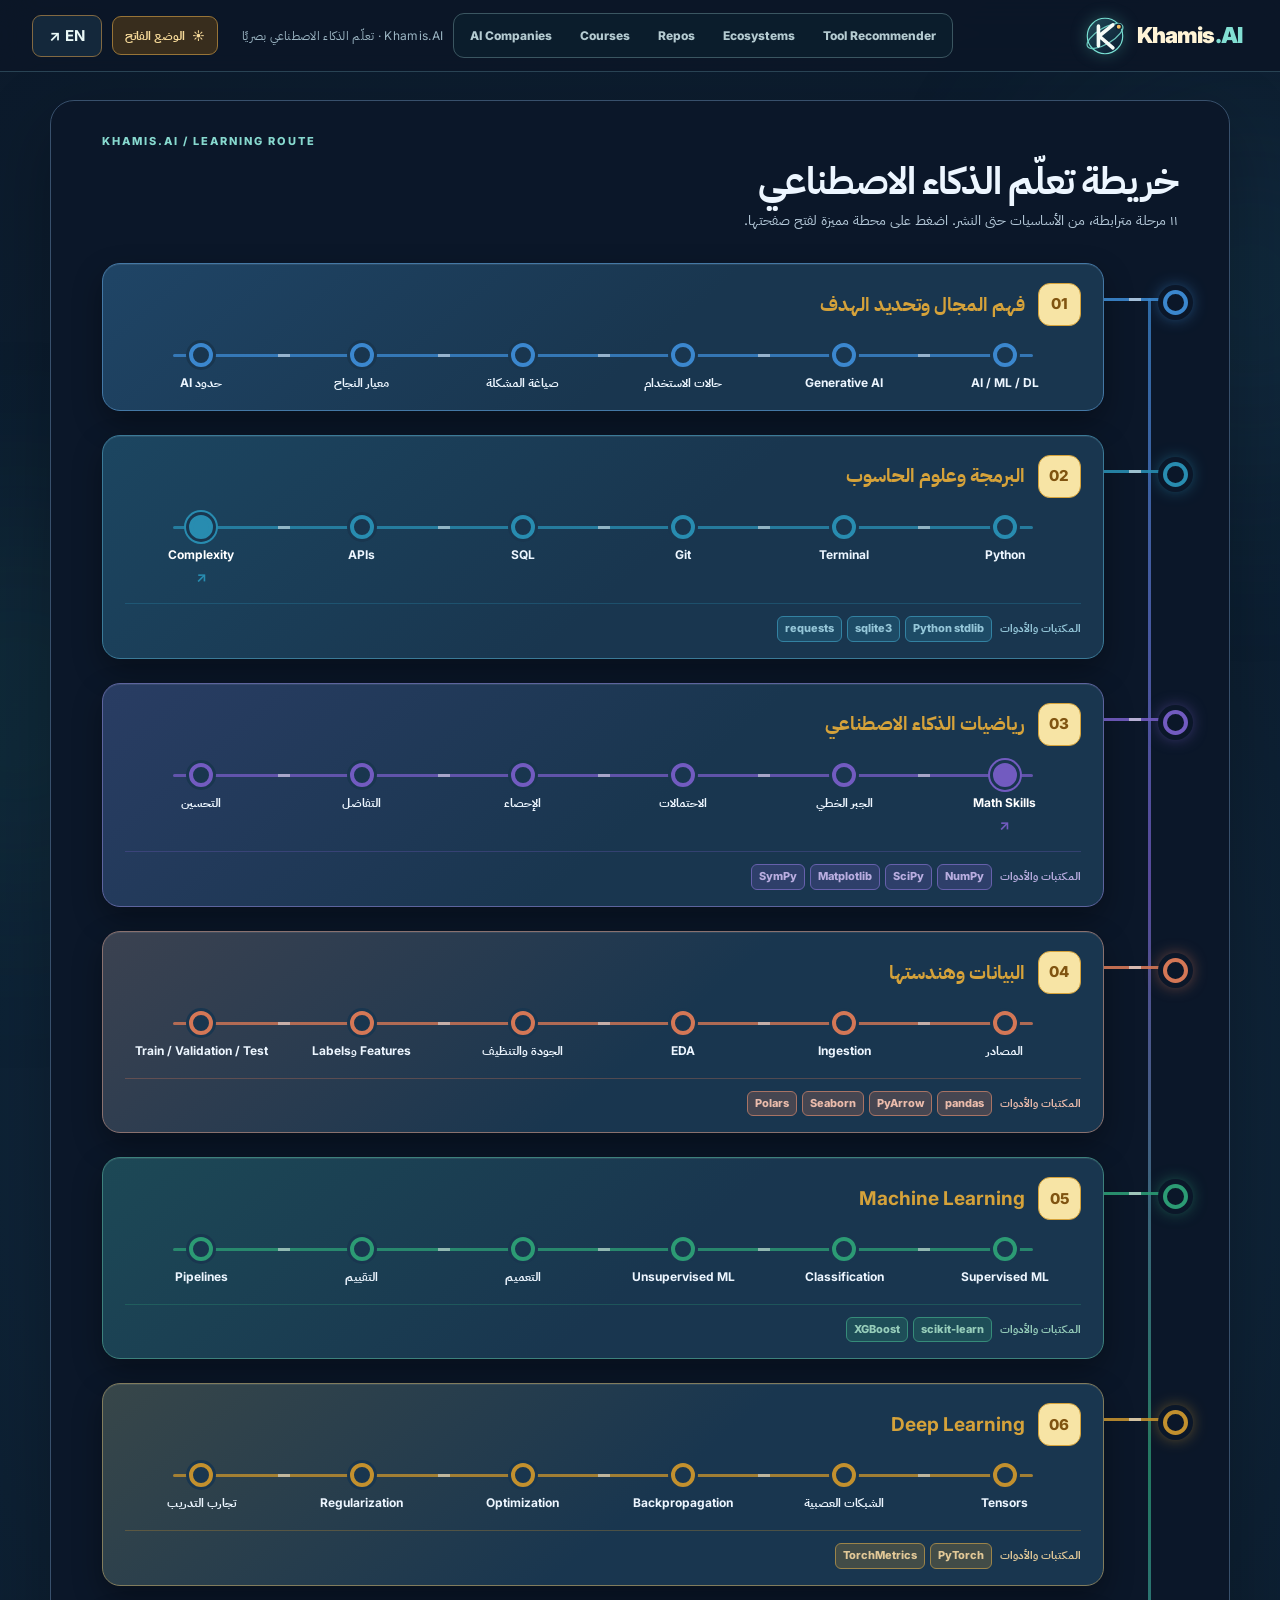
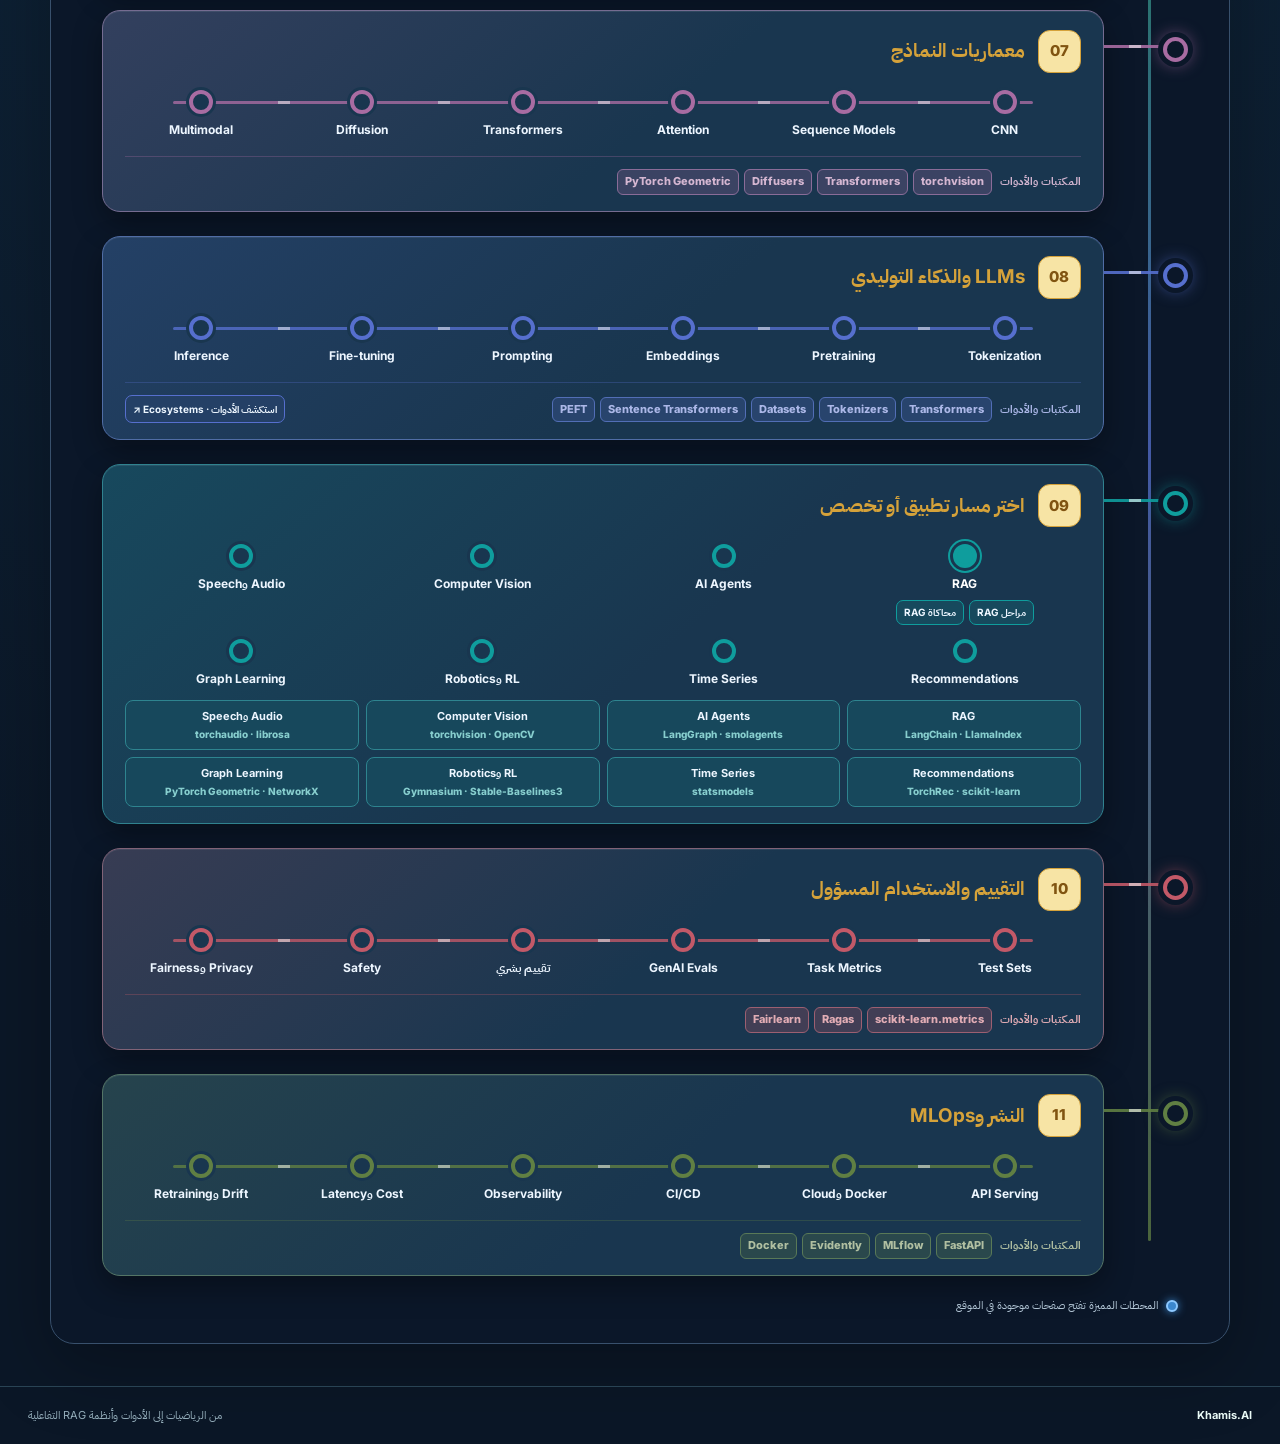
<file: index.html>
<!doctype html>
<html lang="ar" dir="rtl">
<head>
  <meta charset="utf-8">
  <meta name="viewport" content="width=device-width,initial-scale=1">
  <meta name="theme-color" content="#0b1727">
  <meta name="description" content="Khamis.AI: explore AI mathematics, tools, and interactive RAG learning in Arabic and English.">
  <link rel="icon" href="logo.svg?v=brand-3" type="image/svg+xml">
  <title>Khamis.AI · Learn AI visually</title>
  <script>try{if(JSON.parse(localStorage.getItem('embedpilot-explorer')||'{}').theme==='light')document.documentElement.classList.add('theme-light')}catch{}</script>
  <link rel="stylesheet" href="style.css">
  <link rel="stylesheet" href="appearance.css">
  <link rel="stylesheet" href="simulation.css">
  <link rel="stylesheet" href="simulation-engine.css">
  <link rel="stylesheet" href="rag-diagram.css">
  <link rel="stylesheet" href="stage-lab.css">
  <link rel="stylesheet" href="stage-3d.css">
  <link rel="stylesheet" href="ecosystems.css?v=ecosystems-8">
  <link rel="stylesheet" href="math-skills.css?v=math-5">
  <link rel="stylesheet" href="complexity.css?v=complexity-1">
  <link rel="stylesheet" href="home-map.css?v=map-8">
  <link rel="stylesheet" href="resource-hub.css?v=resources-1">
</head>
<body>
  <div class="ambient ambient-one"></div><div class="ambient ambient-two"></div>
  <header class="site-header">
    <button class="brand" id="homeBrand" type="button" aria-label="Khamis.AI home"><span class="brand-mark"><img src="logo.svg?v=brand-3" alt=""></span><span class="brand-name">Khamis<span class="brand-accent">.AI</span></span></button>
    <div class="header-actions"><nav class="site-nav" aria-label="Main navigation"><button id="navStages" class="nav-tab" type="button">Tool Recommender</button><button id="navEcosystems" class="nav-tab" type="button">Ecosystems</button><button id="navRepos" class="nav-tab" type="button">Repos</button><button id="navCourses" class="nav-tab" type="button">Courses</button><button id="navCompanies" class="nav-tab" type="button">AI Companies</button></nav><span class="header-kicker" id="headerKicker">مسارك لفهم الذكاء الاصطناعي</span><button id="themeToggle" class="theme-toggle" type="button" aria-pressed="true">☀ الوضع الفاتح</button><button id="language" class="language" type="button" aria-label="Switch language">EN <span>↗</span></button></div>
  </header>
  <main>
    <section id="home" class="map-home" aria-label="AI route map"><div class="map-scroll"><div id="routeMap" class="route-map"></div></div></section>
    <section id="stagesHome" class="home-view" hidden>
      <div class="hero-copy"><div class="eyebrow"><span class="signal"></span><span id="eyebrow">دليل RAG التفاعلي</span></div><h1 id="heroTitle">ابنِ نظام <em>RAG</em> خطوة بخطوة</h1><p id="heroIntro">اختر مرحلة من الدائرة، أجب عن أسئلة بسيطة، واعرف الأداة المناسبة لك.</p><button id="startButton" class="start-button" type="button">ابدأ من المرحلة الأولى <span>←</span></button></div>
      <div class="orbit-shell"><div class="orbit" id="orbit"><div class="orbit-track orbit-track-outer"></div><div class="orbit-track orbit-track-inner"></div><div class="orbit-dashes"></div><div class="orbit-center"><div class="center-icon">✦</div><div class="center-ar" id="centerTitle">مراحل RAG</div><div class="center-caption" id="centerCaption">اضغط على مرحلة للاستكشاف</div></div><div id="orbitNodes"></div></div></div>
      <div class="stage-rail" id="stageRail"></div>
      <div class="home-bottom"><span id="homeBottom">من المصدر إلى التقييم، خطوة بخطوة</span><span class="bottom-line"></span><button type="button" id="motionToggle" class="motion-toggle" aria-pressed="true">⏸ إيقاف الحركة</button></div>
    </section>
    <section id="simulationView" class="sim-view" hidden>
      <div class="sim-engine"><div class="sim-engine-head"><div><span class="sim-engine-kicker" id="simEngineKicker">مخطط RAG التفاعلي ثلاثي الأبعاد</span><h2 id="simEngineTitle">مراحل RAG العشر</h2></div><span class="sim-engine-counter" id="simEngineCounter">01 / 10</span></div><div class="rag-diagram-caption" id="ragDiagramCaption"></div><div class="sim-viewport" id="simViewport" tabindex="0" aria-label="RAG 3D simulation"><div class="sim-space" id="simSpace"></div><span class="sim-viewport-hint" id="simViewportHint">اسحب لتدوير المخطط</span></div></div>
      <section id="simLab" class="sim-lab" hidden></section>
    </section>
    <section id="ecosystemsView" class="ecosystems-view" hidden></section>
    <section id="reposView" class="resource-view" hidden></section>
    <section id="coursesView" class="resource-view" hidden></section>
    <section id="aiCompaniesView" class="resource-view" hidden></section>
    <section id="mathSkillsView" class="math-skills-view" hidden></section>
    <section id="complexityView" class="complexity-view" hidden></section>
    <section id="stageView" class="stage-view" hidden>
      <div class="stage-toolbar"><button id="backHome" class="back-button" type="button"><span>↩</span><span id="backText">العودة إلى المراحل</span></button><span id="stageCounter">01 / 10</span></div>
      <div class="stage-hero"><div class="stage-hero-copy"><span class="stage-pill" id="stagePill">المرحلة 01</span><h1 id="stageTitle"></h1><p id="stageIntro"></p></div><div class="stage-hero-glyph" id="stageGlyph"></div></div>
      <div id="guidedStage" class="guided-layout"><section class="questions-panel"><div class="section-head"><span class="section-index">01 / DISCOVER</span><h2 id="questionsTitle">حدّد احتياجاتك</h2><p id="questionsIntro">اختيارات قليلة توجّهك إلى نقطة البداية المناسبة.</p></div><div id="questions"></div></section><section class="recommendation-panel"><div class="section-head"><span class="section-index">02 / RECOMMEND</span><h2 id="recommendTitle">الترشيح المناسب</h2><p id="recommendIntro">يتحدّث فورًا عند تغيير اختياراتك.</p></div><div id="recommendation"></div></section></div>
      <section id="embeddingStage" class="embedding-stage" hidden><iframe id="embeddingFrame" title="Embedding advisor" loading="lazy" src="embedding-advisor.html"></iframe></section>
      <nav class="stage-nav"><button id="previousStage" type="button"></button><button id="nextStage" type="button"></button></nav>
    </section>
  </main>
  <footer><span>Khamis<span class="brand-accent">.AI</span></span><span id="footerText">تعلّم الذكاء الاصطناعي بصريًا، خطوة بخطوة</span></footer>
  <script src="code-examples.js"></script>
  <script src="simulation.js"></script>
  <script src="rag-diagram.js"></script>
  <script src="stage-fallback.js"></script>
  <script src="stage-lab.js"></script>
  <script src="ecosystems-data.js?v=ecosystems-8"></script>
  <script src="ecosystem-icons/manifest.js?v=ecosystems-8"></script>
  <script src="ecosystems.js?v=ecosystems-8"></script>
  <script src="math-skills-data.js?v=math-1"></script>
  <script src="math-skills.js?v=math-4"></script>
  <script src="complexity.js?v=complexity-1"></script>
  <script src="home-map.js?v=map-4"></script>
  <script src="resource-hub.js?v=resources-1"></script>
  <script src="explorer.js?v=nav-3"></script>
  <script type="module" src="stage-3d.js"></script>
</body>
</html>
</file>
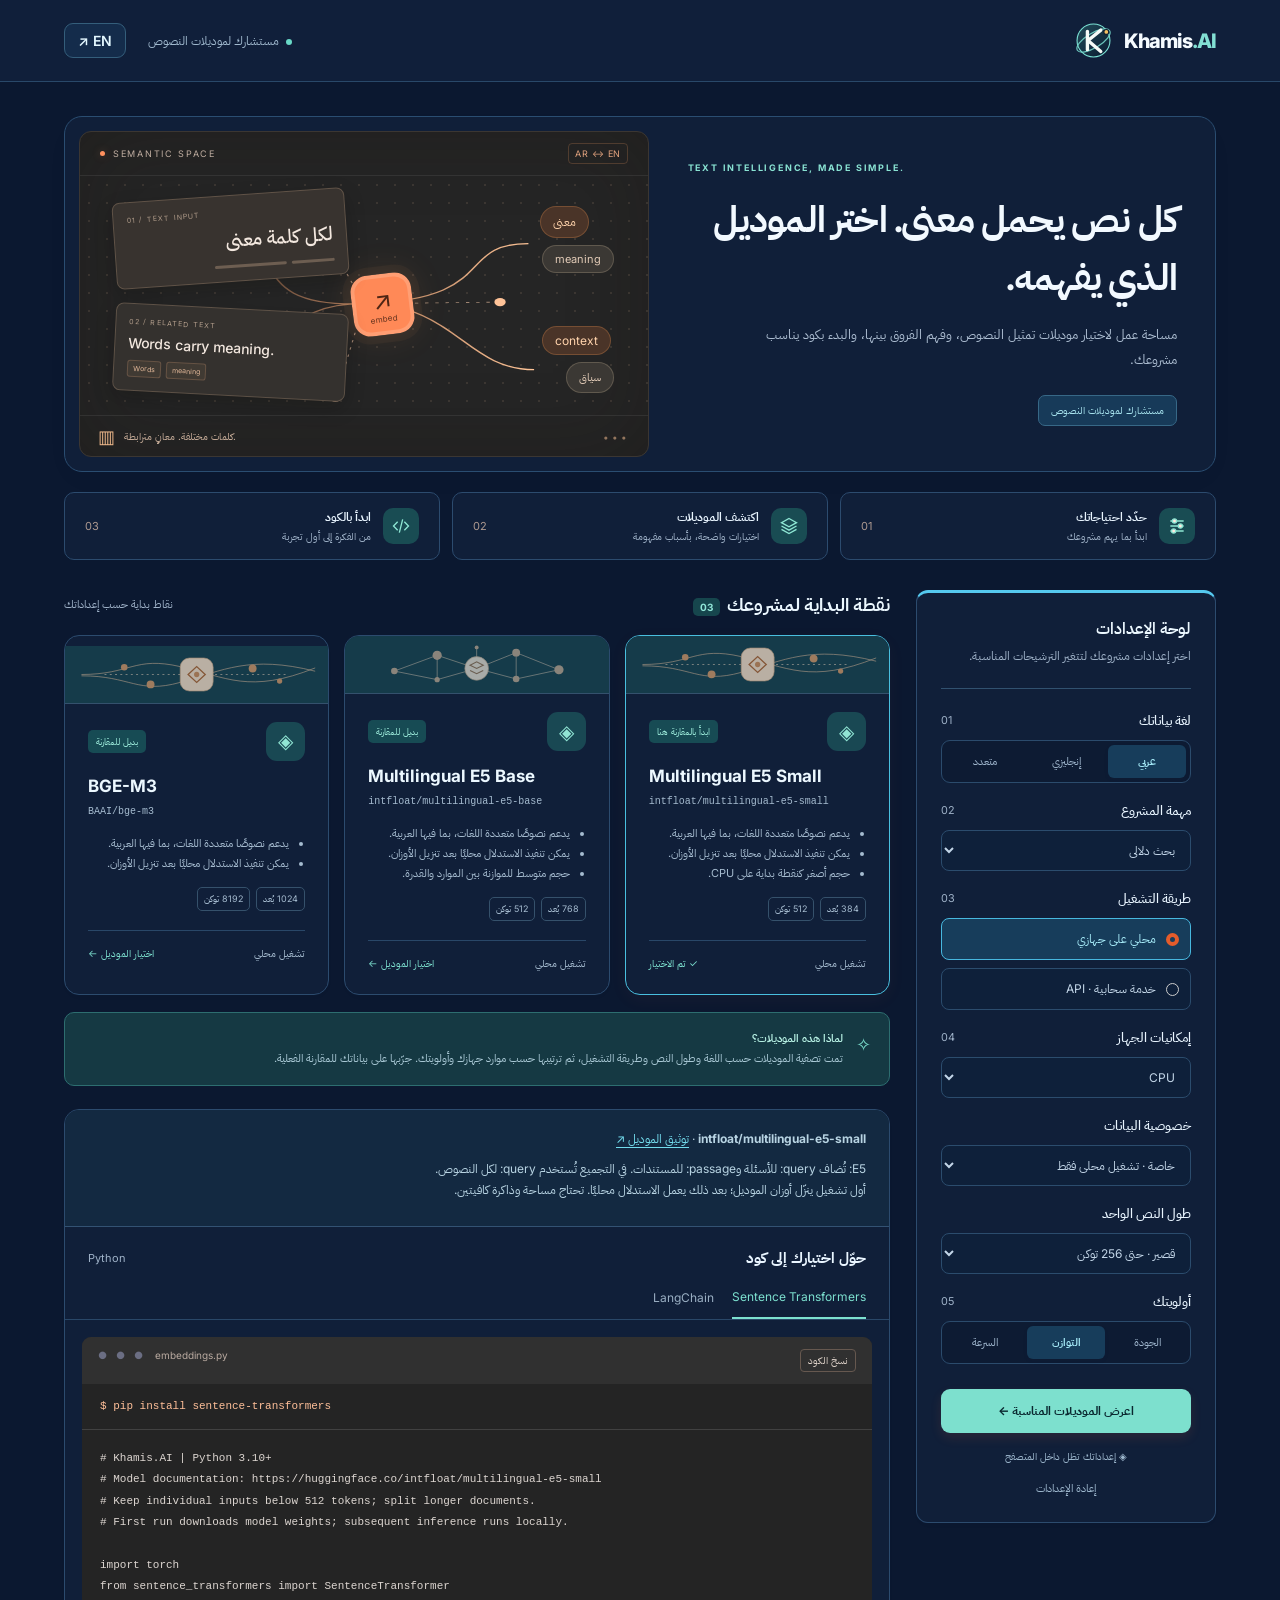
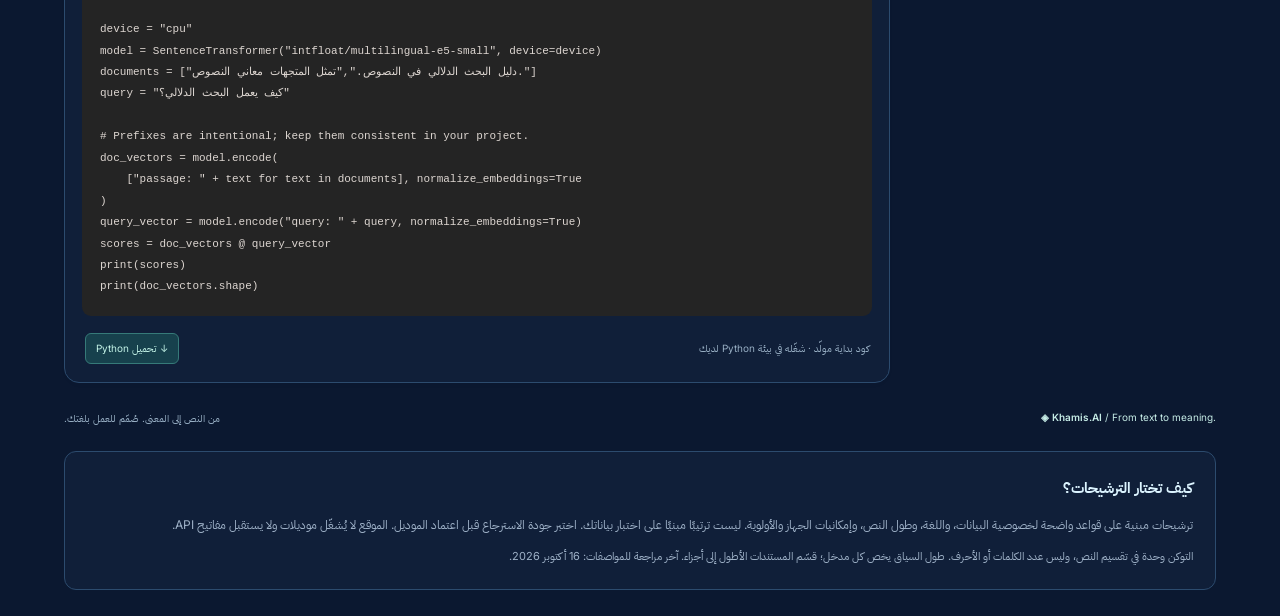
<file: embedding-advisor.html>
<!doctype html>
<html lang="ar" dir="rtl">
<head><meta charset="utf-8"><meta name="viewport" content="width=device-width,initial-scale=1"><title>Khamis.AI — Embedding Advisor</title><meta name="description" content="Choose a text embedding model for Arabic, English, or bilingual projects. Compare documented options and generate Python code for local and API workflows."><meta name="theme-color" content="#0b1727"><link rel="icon" href="favicon.svg?v=brand-3" type="image/svg+xml">
<style>
@import url('https://fonts.googleapis.com/css2?family=IBM+Plex+Sans+Arabic:wght@400;500;600;700&family=Inter:wght@400;500;600;700;800&display=swap');
:root{--bg:#f6f7fb;--ink:#222334;--muted:#858698;--line:#e9e9f1;--purple:#7160dc;--soft:#f0edff;--green:#278777}*{box-sizing:border-box}body{margin:0;background:var(--bg);color:var(--ink);font-family:Inter,'IBM Plex Sans Arabic',sans-serif;font-size:14px}button,select{font:inherit}button{cursor:pointer}button:focus-visible,a:focus-visible,select:focus-visible{outline:3px solid #ad9aff;outline-offset:3px}button{transition:.18s}button:hover{filter:brightness(.97);transform:translateY(-1px)}header{height:83px;border-bottom:1px solid var(--line);display:flex;align-items:center;justify-content:space-between;padding:0 5%;background:#fff}.brand{display:flex;align-items:center;gap:11px;direction:ltr;font-size:22px;font-weight:800;letter-spacing:-.7px}.logo{width:36px;height:36px;border-radius:11px;background:var(--purple);display:grid;place-items:center;color:white;font-size:24px}.brand span:last-child{color:var(--purple)}.top{display:flex;align-items:center;gap:22px}.status{font-size:12px;color:var(--muted)}.status:before{content:'';display:inline-block;width:6px;height:6px;background:#55ad95;border-radius:50%;margin-inline-end:7px}.lang{border:1px solid var(--line);background:#fff;border-radius:9px;padding:8px 13px;font-weight:600;color:var(--ink)}main{max-width:1380px;margin:auto;padding:44px 5% 26px}.eyebrow{color:var(--purple);font-size:11px;letter-spacing:2px;font-weight:700;margin-bottom:12px;direction:ltr;text-align:start}h1{font-size:35px;letter-spacing:-1.2px;margin:0 0 8px;font-weight:700}p{line-height:1.8}.intro{color:var(--muted);margin:0;font-size:14px}.heading{display:flex;justify-content:space-between;align-items:center;margin-bottom:32px}.demo{border:1px solid #e3dcff;color:#8170b9;background:#f3f0ff;padding:7px 12px;border-radius:7px;font-size:11px;white-space:nowrap}.workspace{display:grid;grid-template-columns:300px 1fr;gap:26px;align-items:start}.panel{background:white;border:1px solid var(--line);border-radius:15px}.settings{padding:24px}.panel-title{font-size:16px;font-weight:600;margin:0 0 5px}.hint{font-size:11px;color:var(--muted);line-height:1.7}.divider{height:1px;background:var(--line);margin:22px 0}.field{margin-top:23px}.label{display:flex;align-items:center;justify-content:space-between;font-weight:500;font-size:12px;margin-bottom:10px}.label small{color:#b2b1c2;font-weight:400}.segments{display:flex;background:#f6f6fa;border:1px solid #ededf4;border-radius:9px;padding:4px;gap:3px}.segments button{flex:1;border:0;background:transparent;color:var(--muted);padding:8px 5px;font-size:11px;border-radius:6px}.segments button.active{background:white;box-shadow:0 2px 5px #2420470d;color:var(--purple);font-weight:600}select{width:100%;border:1px solid var(--line);padding:11px;background:white;border-radius:8px;color:#55556c;font-size:12px}.choice{display:flex;align-items:center;gap:10px;border:1px solid var(--line);padding:11px;border-radius:8px;background:white;width:100%;color:#67677b;font-size:12px;margin-bottom:8px;text-align:start}.choice.active{border-color:#bcb0ed;background:#faf8ff;color:var(--purple)}.radio{width:13px;height:13px;border:1px solid #ccc;border-radius:50%}.choice.active .radio{border:4px solid var(--purple)}.primary{border:0;border-radius:9px;background:var(--purple);color:white;width:100%;padding:13px;font-weight:600;margin-top:25px;font-size:12px}.privacy{margin:14px 0 0;text-align:center;color:#9a99ab;font-size:10px}.results-title{display:flex;align-items:center;justify-content:space-between;margin:1px 0 17px}.results-title h2{font-size:17px;margin:0}.count{font-size:10px;background:#eae6fa;color:var(--purple);padding:3px 7px;border-radius:5px;margin-inline-start:7px}.small{font-size:11px;color:var(--muted)}.cards{display:grid;grid-template-columns:1fr 1fr;gap:15px}.model{position:relative;padding:23px;text-align:start;cursor:pointer;color:inherit;width:100%;font:inherit}.model.selected{border-color:#a99ae7;box-shadow:0 5px 20px #7160dc09}.card-top{display:flex;justify-content:space-between;align-items:center;margin-bottom:21px}.model-icon{width:39px;height:39px;border-radius:11px;display:grid;place-items:center;font-size:20px;color:#735cb7;background:#f1ecfd}.model-icon.blue{color:#5e8cbb;background:#edf4fc}.badge{font-size:9px;padding:5px 8px;border-radius:5px;background:#edf7f2;color:#39997c}.model h3{font-size:19px;margin:0 0 8px;direction:ltr;text-align:start}.model-id{font-family:monospace;color:#9291a4;font-size:10px;direction:ltr;text-align:start}.model p{font-size:12px;color:#7d7c90;min-height:43px;margin:17px 0}.tags{display:flex;gap:6px;flex-wrap:wrap}.tag{font-size:9px;border:1px solid var(--line);border-radius:5px;padding:4px 6px;color:#89879b}.model-footer{display:flex;justify-content:space-between;align-items:center;border-top:1px solid var(--line);padding-top:15px;margin-top:19px;font-size:10px;color:#8d8b9e}.selected-text{color:var(--purple)}.reason{display:flex;gap:13px;align-items:flex-start;padding:16px 18px;margin:17px 0 23px;background:#eeedf9;border:1px solid #e7e4f7;border-radius:10px;color:#77718e;font-size:11px;line-height:1.8}.spark{color:var(--purple);font-size:18px}.reason strong{display:block;color:#655988;font-weight:600}.code-panel{overflow:hidden}.code-head{padding:20px 23px;display:flex;justify-content:space-between;align-items:center}.code-head h2{font-size:15px;margin:0}.tabs{display:flex;gap:20px;border-bottom:1px solid var(--line);padding:0 23px}.tab{border:0;background:none;color:#a1a0ae;font-size:11px;padding:0 0 13px}.tab.active{color:var(--purple);border-bottom:2px solid var(--purple)}.code-area{margin:17px;border-radius:9px;background:#222436;color:#bfc5dd;overflow:hidden;direction:ltr;text-align:left}.code-bar{display:flex;justify-content:space-between;padding:12px 16px;background:#292b3e;font-size:10px;color:#969ab2}.dots{letter-spacing:3px;color:#6b6e83}.copy{background:transparent;border:1px solid #4a4b60;border-radius:4px;color:#c1c2d4;padding:3px 7px;font-size:10px}.terminal{border-bottom:1px solid #34364c;font:11px/1.7 monospace;padding:13px 18px;color:#a7d0c3;overflow:auto;white-space:nowrap}pre{font:11px/1.95 Consolas,monospace;margin:0;padding:18px;overflow:auto;color:#c4c8df}.code-foot{display:flex;align-items:center;justify-content:space-between;padding:0 20px 18px;font-size:10px;color:var(--muted)}.download{background:#f6f5fb;color:#766a9e;border:1px solid var(--line);border-radius:6px;padding:7px 10px;font-size:10px}footer{display:flex;justify-content:space-between;margin-top:28px;color:#a8a6b6;font-size:10px}.mini-brand{font-weight:600;direction:ltr}.toast{position:fixed;bottom:25px;left:50%;transform:translateX(-50%);background:#25263a;color:#fff;border-radius:10px;padding:13px 22px;font-size:12px;box-shadow:0 4px 20px #0002;z-index:4}.hidden{display:none}@media(min-width:1450px){main{padding-top:55px}}@media(max-width:1000px){.workspace{grid-template-columns:260px 1fr}.cards{grid-template-columns:1fr}.model p{min-height:0}.model{padding:18px}.card-top{margin-bottom:12px}}@media(max-width:700px){header{height:68px;padding:0 20px}.status{display:none}main{padding:26px 18px}.heading{align-items:flex-start;gap:12px}h1{font-size:26px}.intro{font-size:12px}.demo{font-size:9px}.workspace{grid-template-columns:1fr;gap:24px}.settings{padding:20px}.cards{grid-template-columns:1fr 1fr;gap:10px}.model{padding:14px}.model h3{font-size:16px}.badge{font-size:8px}.model-id{font-size:9px;overflow-wrap:anywhere}.code-head{padding:18px}.code-foot{gap:10px}footer{line-height:1.8;gap:20px}.eyebrow{font-size:10px}.top{gap:10px}}@media(max-width:390px){.cards{grid-template-columns:1fr}.heading{display:block}.demo{display:inline-block;margin-top:12px}}

/* Visual identity: pearl surfaces, sculptural geometry and semantic clusters. */
body{background:radial-gradient(ellipse at 8% 15%,#ece7fc88,transparent 38%),#f6f7fb}
header{background:#ffffffeb}.logo{box-shadow:0 5px 15px #7160dc30;background:linear-gradient(140deg,#9c8bf0,#6651cf)}
.hero{position:relative;display:grid;grid-template-columns:1fr 1fr;align-items:center;min-height:300px;margin-bottom:24px;border:1px solid #e4dff2;border-radius:22px;background:#f2eff9;overflow:hidden;box-shadow:0 12px 40px #62539a08}
.hero .heading{position:relative;z-index:1;display:block;padding:34px;margin:0}.hero h1{font-size:36px;line-height:1.45;max-width:470px}.hero .intro{max-width:390px;color:#767088}.hero .demo{display:inline-block;margin-top:20px;background:#ffffff9c}.hero .eyebrow{font-size:10px;letter-spacing:1.4px}.hero-art{height:100%;min-height:300px;position:relative}.hero-art img{width:100%;height:100%;position:absolute;object-fit:cover;object-position:50% 50%;mix-blend-mode:multiply}.hero-art:after{content:'';position:absolute;inset:0;box-shadow:inset 0 0 35px 18px #f2eff9;pointer-events:none}.art-label{position:absolute;bottom:22px;left:50%;transform:translateX(-50%);border:1px solid #fff9;background:#ffffffa8;backdrop-filter:blur(10px);box-shadow:0 7px 20px #6651cf0d;border-radius:30px;padding:8px 16px;color:#71628e;white-space:nowrap;font:10px Inter,sans-serif;z-index:1;direction:ltr}
.journey{display:grid;grid-template-columns:repeat(3,1fr);gap:14px;margin-bottom:30px}.journey-item{display:flex;align-items:center;gap:12px;padding:14px 17px;border:1px solid #e9e7f1;background:#ffffffb0;border-radius:12px}.journey-icon{display:grid;place-items:center;width:36px;height:36px;border-radius:10px;background:#ece7fc;color:#8170c2;flex-shrink:0}.journey-item:nth-child(2) .journey-icon{color:#539f9b;background:#e6f3f0}.journey-item:nth-child(3) .journey-icon{color:#668db8;background:#e9f0fb}.journey-icon svg{width:20px;height:20px}.journey-item strong{font-size:12px;font-weight:600;display:block}.journey-item small{font-size:10px;color:#9190a2}.step-no{margin-inline-start:auto;font:11px Inter;color:#c2bdcf}.model{overflow:hidden}.model-visual{height:76px;margin:-23px -23px 18px;position:relative;background:linear-gradient(120deg,#f3effc,#faf8ff);border-bottom:1px solid #eee8f7}.model-visual svg{height:100%;width:100%;display:block}.model[data-model="bge"] .model-visual{background:linear-gradient(120deg,#edf7f6,#f1f5fc);border-color:#e5eef1}.model .card-top{margin-bottom:15px}.model.selected{box-shadow:0 9px 30px #7160dc12}.model:hover{box-shadow:0 10px 26px #40376312}.model-icon{background:linear-gradient(135deg,#eee7ff,#e1d7f9);border:1px solid #ffffff;box-shadow:0 3px 8px #7160dc14}.model-icon svg{width:23px;height:23px}.model-icon.blue{background:linear-gradient(135deg,#e2eff6,#d9e9f2)}.panel{box-shadow:0 3px 12px #35304c03}.settings{border-top:3px solid #9784e4}.reason{background:linear-gradient(100deg,#eeedf9,#f5f2fb)}.code-area{box-shadow:0 5px 18px #29233a12}.results-title h2{font-size:18px}.model p{color:#6f6d81}.small{color:#77768a}
@media(max-width:1000px){.hero h1{font-size:29px}.hero .heading{padding:25px}.hero-art{min-height:290px}.model-visual{margin:-18px -18px 15px}.journey-item{padding:12px;gap:8px}.journey-item small{font-size:9px}}
@media(max-width:700px){.hero{grid-template-columns:1fr;min-height:0;border-radius:17px}.hero .heading{padding:24px 24px 5px}.hero h1{font-size:29px}.hero .demo{margin-top:12px}.hero-art{min-height:220px}.hero-art img{object-position:50% 55%}.art-label{bottom:14px}.journey{gap:8px;margin-bottom:24px}.journey-item{padding:12px 6px;display:flex;flex-direction:column;text-align:center;gap:8px}.journey-item small,.step-no{display:none}.journey-item strong{font-size:10px}.journey-icon{width:31px;height:31px}.model-visual{margin:-14px -14px 14px;height:65px}}
@media(prefers-reduced-motion:no-preference){.hero-art img{animation:arrive .9s ease-out both}.journey-item{animation:arrive .6s ease-out both}.journey-item:nth-child(2){animation-delay:.08s}.journey-item:nth-child(3){animation-delay:.16s}@keyframes arrive{from{opacity:0;transform:translateY(10px)}to{opacity:1;transform:translateY(0)}}}
.workspace > *, .hero > *, .cards > *, .code-panel {min-width:0}.code-area{max-width:calc(100% - 34px)}.results-title{gap:12px}.results-title .small{flex-shrink:0}@media(max-width:700px){.results-title h2{font-size:14px}.results-title .small{font-size:9px}.code-foot{flex-wrap:wrap}.hero .eyebrow{font-size:9px;letter-spacing:1px}}
/* KhamisEmbed: a text-first editorial identity. */
:root{--purple:#26776f;--soft:#edf5f2;--ink:#172d35;--muted:#75838b;--line:#e1e8e9}
body{background:#f5f7f7;color:var(--ink)}header{background:#fff;border-bottom:1px solid #e4e9e9;height:82px}.brand{font-size:24px;letter-spacing:-1px}.brand span:last-child{color:#34877d}.logo{background:#1c3b43;border-radius:10px;box-shadow:none;width:38px;height:38px}.logo svg{width:27px;height:27px}.lang{border-color:#dce5e5}.status{color:#71858c}main{padding-top:34px;max-width:1420px}.hero{grid-template-columns:1fr 1.06fr;background:#fff;border:1px solid #e0e7e7;border-radius:18px;box-shadow:0 12px 40px #19343d04;min-height:355px;gap:15px;padding:14px;margin-bottom:20px}.hero .heading{padding:25px 24px}.hero h1{font-size:37px;line-height:1.55;letter-spacing:-.8px;max-width:480px;color:#203a42;margin-bottom:17px}.hero .intro{color:#73838a;font-size:13px;line-height:1.95;max-width:440px}.hero .eyebrow{color:#42857c;letter-spacing:1.8px;font-size:9px;margin-bottom:17px}.hero .demo{background:#f3f7f6;border-color:#dce8e5;color:#637f79;margin-top:22px;font-size:10px}.journey{gap:12px;margin-bottom:30px}.journey-item{background:transparent;border-color:#e0e6e6;border-radius:10px;padding:15px 20px}.journey-icon{background:#e8f1ee!important;color:#47887d!important}.journey-item small{color:#78888d}.step-no{color:#a8b7b9}.settings{border-top:3px solid #75a79b;border-radius:12px}.panel{border-color:#e0e7e7;box-shadow:0 3px 10px #12303a02}.settings .hint{color:#849095}.model.selected{border-color:#76a89e;box-shadow:0 5px 18px #315b5109}.model .badge{color:#398478;background:#eaf4f0}.model-icon{background:#eaf1ee;box-shadow:none;border:none;color:#548379}.model[data-model="e5"] .model-visual{background:#f0f5f2;border-bottom:1px solid #e1ebe7}.model-visual svg{opacity:.7}.model-id{color:#778d92}.model p{color:#697d84}.model-footer{color:#809196}.choice.active{border-color:#a8c4ba;background:#f4f9f6;color:#327c70}.reason{background:#eaf2ef;border:1px solid #dce8e2;color:#70877e}.reason strong{color:#3d6d60}.spark{color:#548b7d}.primary{background:#244d53;box-shadow:0 4px 12px #163f4510}.segments button.active{color:#2f7a6f}.tab.active{color:#337f72;border-color:#337f72}.code-area{background:#172d36;box-shadow:none}.code-bar{background:#213943}.terminal{border-color:#324b53}.download{color:#487669;background:#f0f5f2}.code-foot{color:#7c8d92}.count{background:#e4efea;color:#4c897a}.mini-brand{color:#54736e}footer{color:#82948f}.tag{color:#73867f;border-color:#e1e8e4}
.text-studio{direction:ltr;background:#172f3b;border:1px solid #29454e;border-radius:12px;overflow:hidden;position:relative;color:#e7f0f2;height:326px;box-shadow:inset 0 0 80px #0e243960}.studio-top{height:44px;border-bottom:1px solid #ffffff0d;display:flex;align-items:center;gap:8px;padding:0 20px;font:9px Inter,sans-serif;letter-spacing:1.7px;color:#acc0c8}.studio-dot{width:5px;height:5px;background:#9bd5c3;border-radius:50%;box-shadow:0 0 9px #9bd5c340}.studio-tag{margin-left:auto;letter-spacing:.5px;font-size:9px;color:#88b2ad;border:1px solid #56777b55;border-radius:4px;padding:4px 6px}.studio-board{height:239px;position:relative;background-image:radial-gradient(#9eb5c91f 1px,transparent 1px);background-size:18px 18px}.semantic-lines{position:absolute;inset:0;width:100%;height:100%}.text-fragment{position:absolute;z-index:1;width:41%;border:1px solid #91b7bc44;border-radius:8px;padding:13px;background:#28434e;box-shadow:0 7px 20px #0a1c2b33}.fragment-ar{left:6%;top:19px;transform:rotate(-4deg)}.fragment-en{left:6%;bottom:19px;transform:rotate(3deg);background:#253e4c}.fragment-type{display:block;font:7px Inter,sans-serif;letter-spacing:1.2px;color:#89a6af;margin-bottom:8px}.text-fragment b{font-size:14px;font-weight:500;display:block;color:#e4efee;white-space:nowrap}.fragment-ar b{font-size:19px;text-align:right}.fragment-lines{display:flex;gap:5px;justify-content:flex-end;margin-top:10px}.fragment-lines i{height:3px;border-radius:2px;width:35%;background:#9dc6c73b}.fragment-lines i:last-child{width:21%}.token-row{display:flex;gap:5px;margin-top:9px}.token-row i{font:7px Inter;font-style:normal;background:#a4c4bf14;border:1px solid #aacbc528;border-radius:3px;padding:3px 5px;color:#a1c6bf}.vector-core{position:absolute;width:61px;height:61px;background:#cadec8;border:4px solid #e3efda16;background-clip:padding-box;border-radius:17px;left:48%;top:41%;box-shadow:0 0 0 8px #b7d3c20c,0 0 35px #a8dbc220;display:flex;align-items:center;justify-content:center;flex-direction:column;transform:rotate(-7deg)}.vector-core span{font-size:25px;color:#234741;line-height:28px}.vector-core small{font:8px Inter;color:#345d4e}.word-cluster{position:absolute;right:6%;display:flex;align-items:center;flex-direction:column;gap:7px;z-index:1}.cluster-one{top:30px}.cluster-two{bottom:22px}.word-cluster span{font-size:12px;padding:6px 12px;border:1px solid #8db9b25e;border-radius:20px;color:#b6dfd1;background:#234744}.word-cluster span+span{margin-left:27px;color:#d1c3ed;border-color:#a190bf60;background:#3a3e55;font-size:11px}.studio-bottom{display:flex;align-items:center;gap:9px;height:42px;border-top:1px solid #ffffff0d;padding:0 18px;font-size:10px;color:#9fb9bc}.studio-squares{color:#a1c9ba;font-size:18px}.studio-dots{margin-left:auto;letter-spacing:3px;color:#66858b}
@media(max-width:1100px){.hero h1{font-size:29px}.hero .heading{padding:20px 13px}.text-fragment{padding:10px}.text-fragment b{font-size:11px}.fragment-ar b{font-size:17px}.word-cluster{right:4%}.word-cluster span{padding:6px 9px;font-size:10px}.vector-core{left:47%;width:53px;height:53px}}
@media(max-width:700px){header{height:70px}.brand{font-size:21px}.logo{width:32px;height:32px}.hero{grid-template-columns:1fr;padding:12px;gap:10px}.hero .heading{padding:16px 10px 8px}.hero h1{font-size:29px;line-height:1.55;max-width:440px}.hero .intro{font-size:12px}.hero .eyebrow{font-size:8px;letter-spacing:1.2px}.text-studio{height:290px}.studio-board{height:204px}.studio-top{height:42px;padding:0 14px;font-size:8px}.text-fragment{padding:10px;width:43%}.text-fragment b{font-size:10px}.fragment-ar b{font-size:16px}.fragment-ar{top:14px;left:4%}.fragment-en{bottom:15px;left:4%}.vector-core{width:46px;height:46px;left:46%;top:43%;border-radius:12px}.vector-core span{font-size:20px;line-height:22px}.word-cluster{right:3%}.cluster-one{top:20px}.cluster-two{bottom:14px}.word-cluster span{font-size:10px;padding:5px 9px}.word-cluster span+span{font-size:9px;margin-left:12px}.fragment-type{font-size:6px;letter-spacing:.7px}.journey-item{padding:12px 5px}.studio-bottom{font-size:9px}.hero .demo{margin-top:15px}.model-visual{height:54px}.model h3{font-size:15px}html[lang="en"] .hero h1{font-size:28px;line-height:1.3}}
html[lang="en"] .hero h1{line-height:1.3;letter-spacing:-1px}
</style><script>if(window.parent!==window)document.documentElement.classList.add('embedded');try{if(JSON.parse(localStorage.getItem('embedpilot-explorer')||'{}').theme==='light')document.documentElement.classList.add('theme-light')}catch{}</script><link rel="stylesheet" href="theme.css"><link rel="stylesheet" href="brand.css"><link rel="stylesheet" href="advisor-appearance.css"></head>
<body><header><div class="brand"><div class="logo" aria-hidden="true"><svg viewBox="0 0 32 32" fill="none"><path d="M8 7v18M10 16 23 7M10 16l13 9" stroke="currentColor" stroke-width="2.4" stroke-linecap="round"/><circle cx="24" cy="7" r="2.5" fill="#9fdfd0"/><circle cx="24" cy="25" r="2.5" fill="#9fdfd0"/></svg></div><div>Khamis<span>.AI</span></div></div><div class="top"><span class="status" data-i="workspace">مستشارك لموديلات النصوص</span><button class="lang" id="language">EN ↗</button></div></header>
<a class="skip-link" href="#results">Skip to results / النتائج</a><main><section class="hero"><div class="heading"><div><div class="eyebrow">TEXT INTELLIGENCE, MADE SIMPLE.</div><h1 data-i="title">كل نص يحمل معنى. اختر الموديل الذي يفهمه.</h1><p class="intro" data-i="intro">مساحة عمل لاختيار موديلات تمثيل النصوص، وفهم الفروق بينها، والبدء بكود يناسب مشروعك.</p></div><span class="demo" data-i="demo">معاينة تصميم تفاعلية</span></div>
<div class="text-studio" aria-label="تصوّر لربط النصوص المتقاربة في المعنى">
<div class="studio-top"><span class="studio-dot"></span><span>SEMANTIC SPACE</span><span class="studio-tag">AR ↔ EN</span></div>
<div class="studio-board"><svg class="semantic-lines" viewBox="0 0 500 290" preserveAspectRatio="none" aria-hidden="true"><defs><linearGradient id="flow"><stop stop-color="#ff9c63" stop-opacity=".2"/><stop offset="1" stop-color="#ffc598"/></linearGradient></defs><path d="M100 67C200 67 130 160 250 155S330 82 395 82M100 225C190 225 170 155 250 155S340 235 400 235" fill="none" stroke="url(#flow)" stroke-width="1.5"/><path d="M250 155 370 153M250 155 203 40M250 155 225 270" stroke="#a08572" stroke-dasharray="3 6"/><circle cx="203" cy="40" r="4" fill="#b1947f"/><circle cx="225" cy="270" r="4" fill="#b1947f"/><circle cx="370" cy="153" r="5" fill="#ffc398"/></svg>
<div class="text-fragment fragment-ar"><span class="fragment-type">01 / TEXT INPUT</span><b lang="ar" dir="rtl">لكل كلمة معنى</b><span class="fragment-lines"><i></i><i></i></span></div>
<div class="text-fragment fragment-en"><span class="fragment-type">02 / RELATED TEXT</span><b>Words carry meaning.</b><span class="token-row"><i>Words</i><i>meaning</i></span></div>
<div class="vector-core" aria-hidden="true"><span>↗</span><small>embed</small></div>
<div class="word-cluster cluster-one"><span lang="ar">معنى</span><span>meaning</span></div><div class="word-cluster cluster-two"><span>context</span><span lang="ar">سياق</span></div>
</div><div class="studio-bottom"><span class="studio-squares">▥</span><span data-i="visualCaption">كلمات مختلفة. معانٍ مترابطة.</span><span class="studio-dots">•••</span></div></div></section>
<div class="journey"><div class="journey-item"><span class="journey-icon"><svg viewBox="0 0 24 24" fill="none" stroke="currentColor" stroke-width="1.6"><path d="M4 6h16M4 12h16M4 18h16"/><circle cx="9" cy="6" r="2.5" fill="#ece7fc"/><circle cx="16" cy="12" r="2.5" fill="#ece7fc"/><circle cx="8" cy="18" r="2.5" fill="#ece7fc"/></svg></span><div><strong data-i="step1">حدّد احتياجاتك</strong><small data-i="step1sub">ابدأ بما يهم مشروعك</small></div><span class="step-no">01</span></div><div class="journey-item"><span class="journey-icon"><svg viewBox="0 0 24 24" fill="none" stroke="currentColor" stroke-width="1.6"><path d="m12 3 9 5-9 5-9-5 9-5ZM3 12l9 5 9-5M3 16l9 5 9-5"/></svg></span><div><strong data-i="step2">اكتشف الموديلات</strong><small data-i="step2sub">اختيارات واضحة، بأسباب مفهومة</small></div><span class="step-no">02</span></div><div class="journey-item"><span class="journey-icon"><svg viewBox="0 0 24 24" fill="none" stroke="currentColor" stroke-width="1.6"><path d="m8 7-5 5 5 5m8-10 5 5-5 5M14 4l-4 16"/></svg></span><div><strong data-i="step3">ابدأ بالكود</strong><small data-i="step3sub">من الفكرة إلى أول تجربة</small></div><span class="step-no">03</span></div></div>
<div class="workspace"><aside class="panel settings"><h2 class="panel-title" data-i="settings">لوحة الإعدادات</h2><div class="hint" data-i="settingsSub">اختر إعدادات مشروعك لتتغير الترشيحات المناسبة.</div><div class="divider"></div>
<div class="field"><div class="label"><span data-i="dataLang">لغة بياناتك</span><small>01</small></div><div class="segments" id="dataLang"><button class="active" data-i="arabic">عربي</button><button data-i="english">إنجليزي</button><button data-i="multi">متعدد</button></div></div>
<div class="field"><label class="label" for="task"><span data-i="task">مهمة المشروع</span><small>02</small></label><select id="task"><option data-i="search">بحث دلالي</option><option data-i="retrieval">استرجاع نصوص لـ RAG</option><option data-i="cluster">تجميع النصوص</option></select></div>
<div class="field"><div class="label"><span data-i="deploy">طريقة التشغيل</span><small>03</small></div><button class="choice active" data-value="local"><span class="radio"></span><span data-i="local">محلي على جهازي</span></button><button class="choice" data-value="api"><span class="radio"></span><span data-i="cloud">خدمة سحابية · API</span></button></div>
<div class="field"><label class="label" for="hardware"><span data-i="hardware">إمكانيات الجهاز</span><small>04</small></label><select id="hardware"><option>CPU</option><option>NVIDIA GPU</option><option>Apple Silicon</option></select></div>
<div class="field"><label class="label" for="privacy"><span data-i="privacyLabel">خصوصية البيانات</span></label><select id="privacy"><option value="private" data-i="privateData">خاصة · تشغيل محلي فقط</option><option value="public" data-i="publicData">يمكن إرسالها إلى مزوّد API</option></select></div><div class="field"><label class="label" for="length"><span data-i="lengthLabel">طول النص الواحد</span></label><select id="length"><option value="short" data-i="shortText">قصير · حتى 256 توكن</option><option value="medium" data-i="mediumText">متوسط · حتى 512 توكن</option><option value="long" data-i="longText">طويل · حتى 8000 توكن</option></select></div><div class="field"><div class="label"><span data-i="priority">أولويتك</span><small>05</small></div><div class="segments" id="priority"><button data-i="quality">الجودة</button><button class="active" data-i="balance">التوازن</button><button data-i="speed">السرعة</button></div></div>
<button type="button" class="primary" id="recommend" data-i="recommend">اعرض الموديلات المناسبة ←</button><p class="privacy" data-i="privacy">◈ إعداداتك تظل داخل المتصفح</p><button class="reset" id="reset" type="button" data-i="reset">إعادة الإعدادات</button></aside>
<section id="results" tabindex="-1"><div class="results-title"><h2><span data-i="results">نقطة البداية لمشروعك</span><span class="count">02</span></h2><span class="small" data-i="sample">نتائج توضيحية للتصميم</span></div><div class="cards" id="model-list" aria-label="Models">
<button class="panel model selected" data-model="e5"><div class="model-visual" aria-hidden="true"><svg viewBox="0 0 400 80" fill="none"><path d="M25 40C100 40 105 12 175 28S280 70 380 30M25 42C100 42 110 70 175 52S280 10 380 35" stroke="#e5ba9a"/><path d="M60 40h280" stroke="#edd2bc" stroke-dasharray="3 5"/><g fill="#d99767"><circle cx="90" cy="29" r="5"/><circle cx="130" cy="55" r="6"/><circle cx="285" cy="31" r="6"/><circle cx="326" cy="50" r="4"/></g><rect x="175" y="15" width="50" height="50" rx="14" fill="#ffe1c9" stroke="#dfab85"/><path d="m187 40 13-12 13 12-13 12-13-12Z" stroke="#b46330" stroke-width="2"/><circle cx="200" cy="40" r="4" fill="#d48c59"/></svg></div><div class="card-top"><span class="model-icon" aria-hidden="true"><svg viewBox="0 0 24 24" fill="none" stroke="currentColor" stroke-width="1.5"><path d="m12 2 10 10-10 10L2 12 12-10Z"/><path d="m12 7 5 5-5 5-5-5 5-5Z"/></svg></span><span class="badge" data-i="balanced">خيار متوازن</span></div><h3>Multilingual E5</h3><div class="model-id">intfloat/multilingual-e5-base</div><p data-i="e5Desc">بداية عملية لاستكشاف البحث الدلالي على النصوص العربية ومتعددة اللغات.</p><div class="tags"><span class="tag">Open source</span><span class="tag">Multilingual</span></div><div class="model-footer"><span data-i="localTag">تشغيل محلي</span><span class="selected-text" data-select="e5">✓ تم الاختيار</span></div></button>
<button class="panel model" data-model="bge"><div class="model-visual" aria-hidden="true"><svg viewBox="0 0 400 80" fill="none"><g stroke="#c9b7a9"><path d="m75 50 65-24 60 20 60-24 65 26M75 50l65 13 60-17 60 16 65-14M140 26v37m60-17V14m60 8v40"/></g><g fill="#bda491"><circle cx="75" cy="50" r="5"/><circle cx="140" cy="26" r="7"/><circle cx="140" cy="63" r="4"/><circle cx="260" cy="22" r="6"/><circle cx="260" cy="62" r="5"/><circle cx="325" cy="48" r="7"/><circle cx="200" cy="14" r="3"/></g><circle cx="200" cy="46" r="18" fill="#e7dcd1" stroke="#b49a86"/><path d="m190 41 10-5 10 5-10 5-10-5Zm0 8 10 5 10-5" stroke="#8e6d53" stroke-width="1.7"/></svg></div><div class="card-top"><span class="model-icon blue" aria-hidden="true"><svg viewBox="0 0 24 24" fill="none" stroke="currentColor" stroke-width="1.5"><path d="m12 3 9 5-9 5-9-5 9-5ZM3 12l9 5 9-5M3 16l9 5 9-5"/></svg></span><span class="badge" style="background:#f2f3f8;color:#9691ab" data-i="alternative">بديل للمقارنة</span></div><h3>BGE-M3</h3><div class="model-id">BAAI/bge-m3</div><p data-i="bgeDesc">خيار آخر لتجربة تمثيل النصوص ومقارنة جودة الاسترجاع على بيانات مشروعك.</p><div class="tags"><span class="tag">Open source</span><span class="tag">Multilingual</span></div><div class="model-footer"><span data-i="localTag">تشغيل محلي</span><span class="selected-text" data-select="bge">اختيار الموديل ←</span></div></button></div>
<div class="reason" aria-live="polite"><span class="spark">✧</span><div><strong data-i="why">اختيار الموديل يبدأ من بياناتك</strong><span data-i="whyText">نتائج توضيحية لمعاينة الواجهة. تُحدَّد جودة الترشيحات لاحقًا باختبارات على بيانات مشروعك.</span></div></div>
<div class="panel code-panel"><div class="model-details" id="model-details"></div><div class="code-head"><h2 data-i="codeTitle">حوّل اختيارك إلى كود</h2><span class="small">Python</span></div><div class="tabs"><button class="tab active" data-framework="sentence">Sentence Transformers</button><button class="tab" data-framework="langchain">LangChain</button></div><div class="code-area"><div class="code-bar"><span><span class="dots">● ● ●</span> &nbsp; embeddings.py</span><button class="copy" id="copy" data-i="copy">نسخ الكود</button></div><div class="terminal" id="install"></div><pre id="code"></pre></div><div class="code-foot"><span data-i="codeNote">مثال للمعاينة · لم يتم تشغيل الموديل</span><a class="download" id="download" data-i="download" download="khamis-ai.py" href="#code">↓ تحميل Python</a></div></div>
</section></div><footer><span class="mini-brand">◈ Khamis.AI <span style="font-weight:400">/ From text to meaning.</span></span><span data-i="footer">من النص إلى المعنى. صُمّم للعمل بلغتك.</span></footer><section class="usage-note"><h2 data-i="aboutTitle">كيف تختار الترشيحات؟</h2><p data-i="aboutText">ترشيحات مبنية على قواعد واضحة لخصوصية البيانات، واللغة، وطول النص، وإمكانيات الجهاز والأولوية. ليست ترتيبًا مبنيًا على اختبار بياناتك. اختبر جودة الاسترجاع قبل اعتماد الموديل. الموقع لا يُشغّل موديلات ولا يستقبل مفاتيح API.</p><p data-i="tokenNote">التوكن وحدة في تقسيم النص، وليس عدد الكلمات أو الأحرف. طول السياق يخص كل مدخل؛ قسّم المستندات الأطول إلى أجزاء. آخر مراجعة للمواصفات: 16 أكتوبر 2026.</p></section></main><div class="toast hidden" role="status" id="toast"></div>
<script src="translations.js" defer></script><script src="engine.js" defer></script><script src="app.js" defer></script></body></html>
</file>
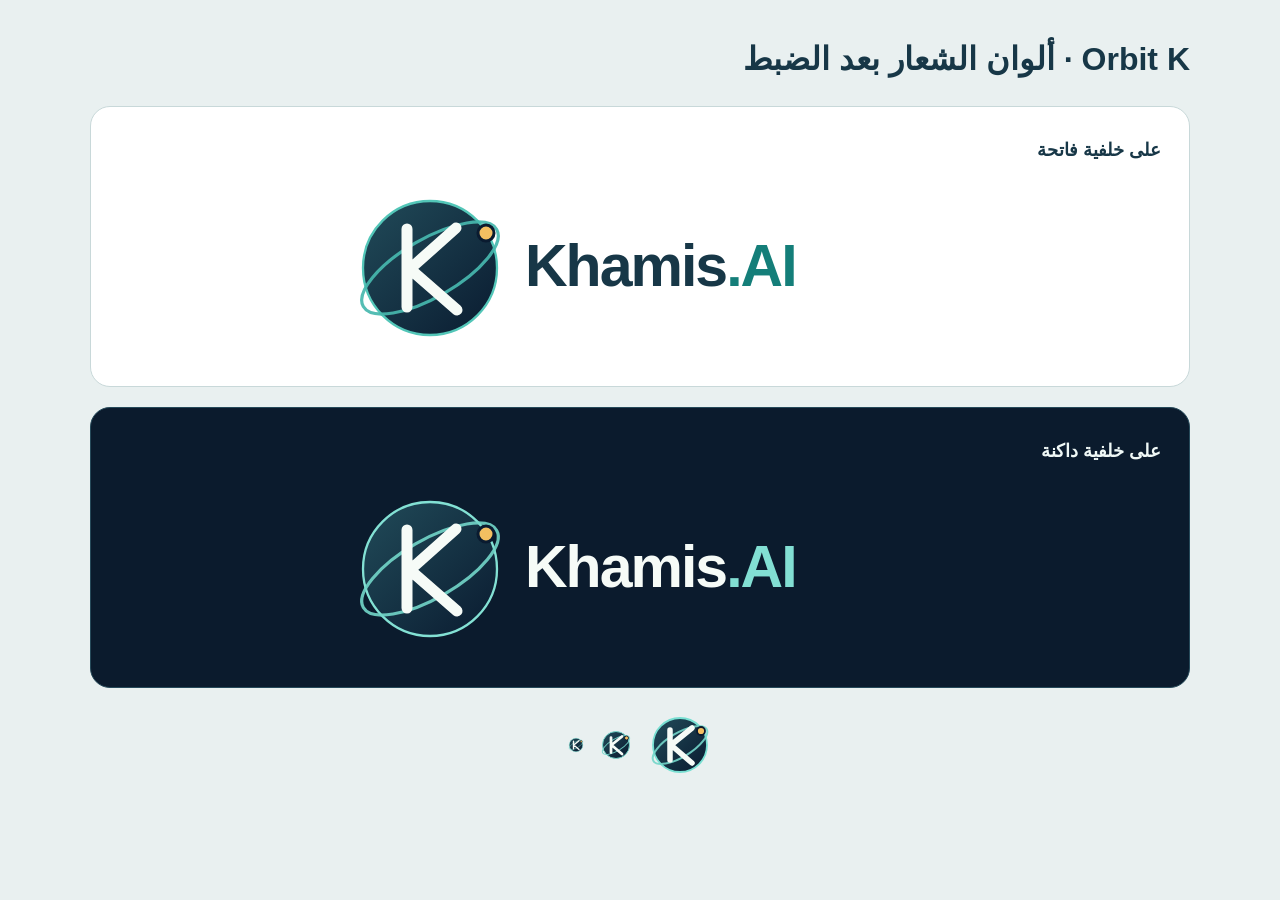
<file: brand/preview.html>
<!doctype html>
<html lang="ar" dir="rtl"><head><meta charset="utf-8"><meta name="viewport" content="width=device-width,initial-scale=1"><title>Khamis.AI · Orbit K</title>
<style>*{box-sizing:border-box}body{margin:0;padding:32px 20px;background:#e9f0f0;color:#173747;font:16px/1.7 Arial,sans-serif}main{max-width:1100px;margin:auto}h1{margin:0 0 20px}.grid{display:grid;gap:20px}.card{padding:28px;border-radius:20px;border:1px solid #c8d8d9}.dark{background:#0b1b2d;color:#eff8f6;border-color:#264a5a}.light{background:#fff}.card h2{margin:0 0 12px;font-size:18px}.card img{display:block;width:min(100%,600px);height:auto;margin:auto}.sizes{display:flex;gap:16px;align-items:center;justify-content:center;margin:25px 0}.sizes img{width:64px;height:64px}.sizes img.small{width:32px;height:32px}.sizes img.tiny{width:16px;height:16px}@media(max-width:620px){.card{padding:16px}}</style></head>
<body><main><h1>Orbit K · ألوان الشعار بعد الضبط</h1><div class="grid"><section class="card light"><h2>على خلفية فاتحة</h2><img src="orbit-light.svg" alt="شعار Khamis.AI بالأزرق الداكن والتركواز"></section><section class="card dark"><h2>على خلفية داكنة</h2><img src="orbit-dark.svg" alt="شعار Khamis.AI بالأبيض والتركواز"></section></div><div class="sizes"><img src="../logo.svg" alt="أيقونة 64 بكسل"><img class="small" src="../logo.svg" alt="أيقونة 32 بكسل"><img class="tiny" src="../logo.svg" alt="أيقونة 16 بكسل"></div></main></body></html>
</file>
<file: style.css>
@import url('https://fonts.googleapis.com/css2?family=IBM+Plex+Sans+Arabic:wght@400;500;600;700&family=Inter:wght@400;500;600;700;800&display=swap');
:root{--bg:#060d20;--surface:#0b1730;--surface2:#101e3a;--line:#23446c;--text:#edf6ff;--muted:#9ab0c9;--cyan:#24d6ff;--blue:#318eff;--violet:#a47aff;--pink:#ff6fa9;--mint:#37dfbf;--orange:#ffa55b}*{box-sizing:border-box}html{scroll-behavior:smooth}body{margin:0;min-height:100vh;background:radial-gradient(circle at 52% 34%,#0b2452 0,#081833 31%,#060d20 67%);color:var(--text);font:15px/1.6 Inter,'IBM Plex Sans Arabic',sans-serif;overflow-x:hidden}button{font:inherit;cursor:pointer}button:focus-visible,a:focus-visible,select:focus-visible{outline:2px solid var(--cyan);outline-offset:4px}[hidden]{display:none!important}.ambient{position:fixed;z-index:-1;pointer-events:none;border-radius:50%;filter:blur(110px);opacity:.2}.ambient-one{width:420px;height:420px;background:#6538d0;top:8%;right:-180px}.ambient-two{width:390px;height:390px;background:#006eb5;bottom:0;left:-180px}.site-header{height:78px;padding:0 max(32px,calc((100vw - 1460px)/2));border-bottom:1px solid #1b3151;display:flex;align-items:center;justify-content:space-between;background:#060d20b3;backdrop-filter:blur(18px);position:relative;z-index:3}.brand{display:flex;align-items:center;gap:10px;border:0;background:none;color:#fff;font-size:23px;font-weight:800;letter-spacing:-1px;direction:ltr}.brand-mark{display:grid;place-items:center;width:37px;height:37px;border:1px solid #42c6f2;border-radius:11px;color:var(--cyan);font-size:23px;background:#0d2d4c;box-shadow:0 0 17px #00c8ff5b}.brand-accent{color:#58dfff}.header-actions{display:flex;align-items:center;gap:24px}.header-kicker{font-size:11px;letter-spacing:.3px;color:#8ba6c7}.language{background:#10223f;border:1px solid #315575;color:#e5f5ff;border-radius:9px;padding:8px 13px;min-width:70px;font-weight:700}.language:hover,.back-button:hover,.stage-nav button:hover{border-color:var(--cyan);background:#153356}main{max-width:1460px;margin:auto}.home-view{padding:37px 28px 20px;min-height:calc(100vh - 130px)}.hero-copy{text-align:center;max-width:800px;margin:auto}.eyebrow{display:flex;gap:9px;align-items:center;justify-content:center;color:#7fdfff;font-size:11px;letter-spacing:1.6px;font-weight:700}.signal{width:7px;height:7px;background:var(--cyan);border-radius:50%;box-shadow:0 0 12px var(--cyan)}h1{margin:9px 0 6px;font-weight:800;line-height:1.25;letter-spacing:-1.7px}.hero-copy h1{font-size:clamp(30px,3vw,48px)}.hero-copy h1 em{font-style:normal;color:#65dfff;text-shadow:0 0 25px #3fd5ff80}.hero-copy p{color:#9fb5d0;max-width:650px;margin:0 auto;font-size:13px}.orbit-shell{height:690px;margin:5px auto 0;display:grid;place-items:center}.orbit{position:relative;width:650px;height:650px;border-radius:50%;background:radial-gradient(circle,#142f64 0,#091d44 31%,#081a3b 39%,#071a3b 55%,#07152e 72%,transparent 73%);box-shadow:inset 0 0 80px #0084ff1b,0 0 80px #0a8dff10}.orbit:before,.orbit:after{content:'';position:absolute;inset:42px;border:1px solid #2183df75;border-radius:50%;box-shadow:0 0 25px #238ff547,inset 0 0 35px #116dcb2b}.orbit:after{inset:101px;border:1px dashed #25b5fa82;box-shadow:none}.orbit-track{position:absolute;border-radius:50%;pointer-events:none}.orbit-track-outer{inset:11px;border:1px solid #1770c855}.orbit-track-inner{inset:156px;border:2px solid #4fa7ff;box-shadow:0 0 22px #378eff,inset 0 0 28px #3386ff}.orbit-dashes{position:absolute;inset:120px;border-radius:50%;border:3px dotted #1acbfc8c}.orbit-center{position:absolute;inset:173px;border-radius:50%;display:flex;align-items:center;justify-content:center;flex-direction:column;text-align:center;background:radial-gradient(circle at 35% 25%,#153c74,#08192f 72%);border:1px solid #3caafb;box-shadow:0 0 40px #137aff7a,inset 0 0 40px #154c8780;z-index:1}.center-icon{font-size:46px;line-height:1;color:var(--cyan);text-shadow:0 0 20px #43dcff;margin-bottom:7px}.center-ar{font-size:28px;font-weight:800}.center-en{font-size:12px;font-weight:800;letter-spacing:2.4px;color:var(--cyan);direction:ltr}.center-caption{font-size:10px;color:#9bcce1;margin-top:12px}.orbit-node{position:absolute;width:135px;min-height:112px;transform:translate(-50%,-50%);border-radius:23px;color:#fff;border:1.5px solid var(--node-color);background:radial-gradient(circle at 50% 0%,color-mix(in srgb,var(--node-color) 27%,#101c3a),#0b1730 72%);box-shadow:0 0 20px color-mix(in srgb,var(--node-color) 40%,transparent),inset 0 0 22px color-mix(in srgb,var(--node-color) 13%,transparent);padding:10px 7px;text-align:center;display:flex;flex-direction:column;justify-content:center;align-items:center;transition:transform .2s,box-shadow .2s;z-index:2}.orbit-node:hover{transform:translate(-50%,-50%) scale(1.08);box-shadow:0 0 33px var(--node-color),inset 0 0 22px color-mix(in srgb,var(--node-color) 20%,transparent)}.node-number{position:absolute;top:6px;inset-inline-start:11px;color:var(--node-color);font-size:11px;font-weight:800}.node-glyph{font-size:25px;line-height:1.1;color:var(--node-color);text-shadow:0 0 17px var(--node-color);margin-top:4px}.node-label{font-size:11px;font-weight:700;line-height:1.25;margin-top:6px}.node-en{font-size:9px;color:#bad0e6;line-height:1.2;direction:ltr}.stage-rail{display:none}.home-bottom{display:flex;align-items:center;gap:16px;color:#7899bd;font-size:10px;letter-spacing:1px;max-width:940px;margin:-15px auto 0}.bottom-line{flex:1;height:1px;background:linear-gradient(90deg,transparent,#285f9c,transparent)}footer{display:flex;align-items:center;justify-content:space-between;gap:20px;padding:20px max(28px,calc((100vw - 1400px)/2));border-top:1px solid #1a2c49;color:#6889ad;font-size:11px}footer span:first-child{color:#8edff2;font-weight:700;direction:ltr}.stage-view{padding:25px 34px 55px;max-width:1250px;margin:auto}.stage-toolbar{display:flex;justify-content:space-between;align-items:center;color:#7698bc;font-size:12px}.back-button,.stage-nav button{border:1px solid #315574;background:#0f203d;color:#ddf4ff;border-radius:9px;padding:10px 15px;display:flex;align-items:center;gap:8px}.back-button span:first-child{font-size:19px}.stage-hero{min-height:190px;margin:22px 0 24px;padding:28px 36px;border:1px solid #254f80;border-radius:22px;background:radial-gradient(circle at 82% 50%,#173e77,#102247 35%,#0b1933 75%);box-shadow:0 12px 36px #0003;display:flex;align-items:center;justify-content:space-between;overflow:hidden}.stage-pill{display:inline-block;color:#70dfff;border:1px solid #2b87af;border-radius:50px;padding:5px 12px;background:#0c3655;font-size:11px;font-weight:700}.stage-hero h1{font-size:clamp(30px,4vw,48px);margin:12px 0 7px}.stage-hero p{color:#aec2d8;margin:0;max-width:710px;font-size:13px}.stage-hero-glyph{font-size:82px;color:#52dfff;text-shadow:0 0 45px #21cfff;opacity:.85;line-height:1}.guided-layout{display:grid;grid-template-columns:minmax(280px,.93fr) minmax(330px,1.07fr);gap:22px}.questions-panel,.recommendation-panel{background:#0d1b35;border:1px solid #244369;border-radius:18px;padding:27px;box-shadow:0 12px 35px #0002}.section-index{color:#48cdf7;font-size:10px;letter-spacing:1.7px;font-weight:800;direction:ltr;display:block;text-align:start}.section-head h2{margin:5px 0 2px;font-size:21px}.section-head p{color:#91a9c5;font-size:12px;margin:0 0 24px}.question{margin:0 0 23px}.question-label{font-size:13px;font-weight:700;margin:0 0 10px;display:flex;gap:8px;align-items:center}.question-label span{color:#4ad3fa;font-size:11px;direction:ltr}.options{display:grid;grid-template-columns:repeat(2,minmax(0,1fr));gap:9px}.option{border:1px solid #294b71;border-radius:10px;background:#102440;color:#abc0d7;padding:12px 13px;min-height:47px;text-align:start;font-size:12px}.option:hover{border-color:#61bde4}.option.selected{color:white;border-color:#39c9fa;background:#123c62;box-shadow:inset 0 0 20px #1ba9dc21}.option.selected:before{content:'●';color:#65e2ff;margin-inline-end:8px}.recommend-card{border:1px solid #357fa1;background:linear-gradient(145deg,#12395b,#0d2544 55%,#0b1f39);border-radius:15px;padding:23px;box-shadow:0 0 27px #06baff17}.rec-kicker{font-size:10px;color:#66dcfa;letter-spacing:1px;font-weight:700}.recommend-card h3{font-size:23px;margin:5px 0 2px;direction:ltr;text-align:start;line-height:1.3}.rec-id{font:12px/1.5 Consolas,monospace;color:#7be6e1;direction:ltr;text-align:start;overflow-wrap:anywhere}.recommend-card p{font-size:12px;color:#b4cbe0;line-height:1.8}.reason-list{margin:12px 0;padding-inline-start:20px;color:#bdd2e6;font-size:12px}.reason-list li{margin:7px 0}.rec-link{color:#76ddff;font-size:11px;text-decoration:none}.rec-link:hover{text-decoration:underline}.code-card{margin-top:16px;border:1px solid #2b4b6d;border-radius:13px;overflow:hidden;background:#071426}.code-head{display:flex;justify-content:space-between;align-items:center;padding:10px 14px;border-bottom:1px solid #263f5b;color:#9eb8d1;font-size:11px;direction:ltr}.copy-code{border:1px solid #326586;border-radius:6px;background:#143653;color:#c4edff;padding:5px 10px;font-size:10px}.code-card pre{margin:0;padding:17px;overflow:auto;color:#d1e9e5;font:11px/1.7 Consolas,monospace;direction:ltr;text-align:left;max-height:300px}.code-note{color:#829fbc;font-size:10px;margin:9px 0 0}.stage-nav{display:flex;justify-content:space-between;gap:12px;margin-top:24px}.stage-nav button{min-width:150px;justify-content:center}.embedding-stage{background:#101c33;border:1px solid #2a5078;border-radius:18px;overflow:hidden}.embed-note{display:flex;gap:14px;align-items:center;padding:17px 22px;background:linear-gradient(90deg,#122d51,#162441);border-bottom:1px solid #31527a}.embed-note-icon{font-size:30px;color:#55dcff}.embed-note strong{font-size:14px}.embed-note p{font-size:11px;color:#9fb6ce;margin:3px 0 0}.embedding-stage iframe{width:100%;height:1300px;border:0;background:white;display:block}
@media(max-width:800px){.site-header{padding:0 18px;height:68px}.header-kicker{display:none}.home-view{padding:30px 15px}.orbit-shell{height:auto;margin:30px auto}.orbit{width:100%;height:auto;aspect-ratio:1;max-width:540px}.orbit-node{width:19%;min-height:0;aspect-ratio:1.16;border-radius:17px;padding:3px}.node-glyph{font-size:clamp(15px,3vw,24px);margin:0}.node-label{font-size:clamp(7px,1.3vw,10px);line-height:1.15}.node-en{display:none}.node-number{font-size:8px;top:3px}.orbit-center{inset:27%}.center-icon{font-size:30px}.center-ar{font-size:clamp(15px,3vw,25px)}.center-en{font-size:8px}.center-caption{display:none}.orbit-track-inner{inset:25%}.orbit:after{inset:16%}.orbit-dashes{inset:20%}.home-bottom{margin:10px auto 0}.guided-layout{grid-template-columns:1fr}.stage-view{padding:17px 17px 40px}.stage-hero{padding:24px;min-height:155px}.stage-hero-glyph{font-size:58px}.embedding-stage iframe{height:1480px}}
@media(max-width:520px){.hero-copy h1{font-size:31px}.hero-copy p{font-size:12px}.orbit-shell{margin:26px auto 12px}.orbit{max-width:390px}.orbit-node{width:21%;border-radius:12px}.node-label{font-size:7px}.node-glyph{font-size:17px}.node-number{font-size:7px;inset-inline-start:5px}.orbit-center{inset:29%}.center-icon{font-size:23px;margin-bottom:2px}.center-ar{font-size:15px}.center-en{font-size:7px;letter-spacing:1px}.stage-rail{display:grid;grid-template-columns:repeat(2,1fr);gap:8px;margin:20px auto;max-width:420px}.rail-button{border:1px solid #294e74;background:#0d213f;color:#d9f4ff;border-radius:10px;min-height:49px;padding:8px;text-align:start;font-size:10px}.rail-button span{color:#50d9fa;margin-inline-end:7px;font-weight:800}.stage-hero-glyph{font-size:43px}.stage-hero h1{font-size:28px}.stage-hero p{font-size:11px}.questions-panel,.recommendation-panel{padding:19px}.options{grid-template-columns:1fr 1fr}.option{padding:10px;font-size:11px}footer{padding:20px;display:block}footer span{display:block}.embedding-stage iframe{height:1760px}}
@media(prefers-reduced-motion:reduce){*,*:before,*:after{scroll-behavior:auto!important;transition:none!important}}

/* Khamis.AI: a quieter palette and clearer controls. */
:root{--bg:#0b1727;--surface:#102235;--surface2:#14283d;--line:#2b4b5e;--text:#f1f8f8;--muted:#a9bdc9;--cyan:#68dcc9;--blue:#68bce5;--violet:#98ace6;--pink:#98ace6;--mint:#68dcc9;--orange:#e5bd8c}
body{background:radial-gradient(circle at 50% 37%,#153149 0,#0d2033 36%,#0b1727 76%)}
.ambient{opacity:.11}.ambient-one{background:#3b91b5}.ambient-two{background:#318b7f}
.site-header{background:#0b1727e8;border-bottom-color:#294354;height:72px}
.brand{font-size:22px;letter-spacing:-.9px;gap:11px;white-space:nowrap}.brand-mark{width:42px;height:42px;padding:0;background:none;border:0;box-shadow:none;border-radius:12px}.brand-mark img{display:block;width:42px;height:42px}.brand-accent{color:#71dec9}.brand:hover .brand-name{color:#d4fff4}.header-kicker{color:#9db6c4;font-size:12px}.language{background:#14283b;border-color:#35566a;color:#eaf9f7}.language:hover,.back-button:hover,.stage-nav button:hover{background:#1b3d51;border-color:#6cd8c8}
.home-view{padding-top:36px}.hero-copy{max-width:720px}.hero-copy h1{font-size:clamp(31px,3.1vw,45px);letter-spacing:-1.1px;margin-top:13px}.hero-copy h1 em{color:#7ae2ce;text-shadow:none}.hero-copy p{font-size:14px;color:#b7cbd4;line-height:1.8}.eyebrow{color:#8ce5d5;letter-spacing:.5px;font-size:12px}.signal{background:#72dfcc;box-shadow:0 0 10px #72dfcc88}.start-button{display:inline-flex;align-items:center;justify-content:center;margin-top:18px;min-height:43px;padding:9px 18px;border:1px solid #67d3c1;border-radius:10px;color:#07272e;background:#7be2cf;font-size:12px;font-weight:800;box-shadow:0 5px 18px #4ed9c11f;transition:background .2s,transform .2s}.start-button:hover{background:#a2f0df;transform:translateY(-2px)}.start-button:focus-visible{outline-color:#fff}
.orbit-shell{height:665px;margin-top:0}.orbit{background:radial-gradient(circle,#1a3a50 0,#102b42 32%,#0f263c 51%,#0b1c2e 72%,transparent 73%);box-shadow:inset 0 0 55px #1b7d8c18}.orbit:before{border-color:#3f92aa5d;box-shadow:0 0 18px #4aa8ae24,inset 0 0 23px #328c9d20}.orbit:after{border-color:#4e9bb06b}.orbit-track-outer{border-color:#398b9c4a}.orbit-track-inner{border-color:#6dcdbf;box-shadow:0 0 16px #55bca960,inset 0 0 16px #55bca940}.orbit-dashes{border-color:#65bdb379}.orbit-center{background:radial-gradient(circle at 34% 25%,#205267,#10283d 75%);border-color:#76d3c4;box-shadow:0 0 25px #4eaea54d,inset 0 0 25px #4eaea533}.center-icon{color:#91e7d9;text-shadow:none}.center-en{color:#8de7d8}.center-caption{color:#afd8d5}.orbit-node{background:linear-gradient(160deg,#173549,#102438 80%);box-shadow:0 0 11px color-mix(in srgb,var(--node-color) 24%,transparent);border-width:1px;border-radius:20px}.orbit-node:hover{box-shadow:0 0 19px color-mix(in srgb,var(--node-color) 50%,transparent);transform:translate(-50%,-50%) scale(1.045)}.node-glyph{text-shadow:none}.node-en{color:#bdd2dc}.home-bottom{color:#8daab8}.bottom-line{background:linear-gradient(90deg,transparent,#477b84,transparent)}
.stage-hero{background:linear-gradient(120deg,#183a4b,#102b40 56%,#0e2034);border-color:#356073;box-shadow:0 10px 26px #0002}.stage-pill{color:#9feadf;background:#174457;border-color:#4b9d9e}.stage-hero-glyph{color:#8be3d5;text-shadow:none}.questions-panel,.recommendation-panel{background:#102339;border-color:#345269;box-shadow:0 8px 24px #0002}.section-index,.question-label span{color:#7fe0cf}.section-head p,.stage-hero p{color:#b3c9d5}.option{background:#142b42;border-color:#365771;color:#d2e3eb;font-size:13px;min-height:49px}.option:hover{border-color:#7ddacb}.option.selected{background:#1b4b58;border-color:#7ce0cc;box-shadow:none}.option.selected:before{color:#8ef0da}.recommend-card{background:linear-gradient(150deg,#1a4555,#12334a 70%);border-color:#5ca99f;box-shadow:none}.rec-kicker,.rec-id,.rec-link{color:#8fe4d3}.recommend-card p,.reason-list{color:#d0e1e8}.code-card{background:#0a1a2b;border-color:#3a5c6e}.copy-code{background:#1b4857;border-color:#5ba798;color:#e0fbf5}.back-button,.stage-nav button{background:#142b42;border-color:#3b6175;color:#e8f8f6}.embedding-stage{background:#102339;border-color:#3b6574}.embed-note{background:#16384b;border-bottom-color:#3b6574}.embed-note-icon{color:#87e5d3}footer{border-top-color:#294354;color:#93acb9}footer span:first-child{color:#e9faf6}
@media(max-width:800px){.site-header{height:66px}.brand{font-size:19px}.brand-mark,.brand-mark img{width:36px;height:36px}.orbit-shell{height:auto;margin-top:22px}.stage-rail{display:grid;grid-template-columns:repeat(2,minmax(0,1fr));gap:9px;max-width:560px;margin:24px auto}.rail-button{border:1px solid #3b6272;background:#132b40;color:#e7f8f5;border-radius:10px;min-height:52px;padding:10px;text-align:start;font-size:12px}.rail-button span{color:#83e2d0;margin-inline-end:8px;font-weight:800}.rail-button:hover{background:#1c4252;border-color:#84e1d2}}
@media(max-width:520px){.site-header{padding:0 15px}.brand{font-size:17px;gap:7px}.brand-mark,.brand-mark img{width:32px;height:32px}.language{min-width:62px;padding:7px;font-size:12px}.hero-copy h1{font-size:29px}.hero-copy p{font-size:13px}.orbit{max-width:360px}.node-label{display:none}.node-glyph{font-size:22px}.node-number{font-size:9px}.orbit-node{border-radius:15px}.stage-rail{max-width:390px;margin-top:20px}.rail-button{min-height:53px;font-size:11px}.home-bottom{margin-top:10px}.options{grid-template-columns:1fr}.option{min-height:45px;font-size:12px}}
.node-label{font-size:12px;line-height:1.25;max-width:100%;overflow-wrap:break-word}.node-glyph{margin-bottom:3px}
.motion-toggle{flex:none;border:1px solid #365c68;background:#142b3c;color:#b9d8dc;border-radius:9px;padding:6px 11px;font-size:11px;letter-spacing:0;white-space:nowrap}.motion-toggle:hover{background:#1c4050;border-color:#78d7c6;color:#e9faf6}.motion-toggle:focus-visible{outline-color:#8ce7d7}
@media(max-width:520px){.node-label{display:block;font-size:7.5px;line-height:1.15;margin-top:2px}.node-glyph{font-size:16px;margin-bottom:0}.node-number{font-size:8px}.orbit-node{padding:3px}.home-bottom{font-size:9px;gap:9px}.motion-toggle{font-size:10px;padding:6px 8px}}
.embedding-stage{border:0;background:transparent;border-radius:0;overflow:visible}
.embedding-stage iframe{background:transparent;min-height:700px}

/* Questionnaire panels read as controls; result panels remain navy. */
.questions-panel{background:linear-gradient(155deg,#1b4d50 0%,#163b46 56%,#122f40 100%);border-color:#5aa99f;border-inline-start:4px solid #84dfca;box-shadow:0 12px 30px #031b2266}
.questions-panel .section-index,.questions-panel .question-label span{color:#9af0dc}
.questions-panel .section-head p{color:#c2dfde}
.questions-panel .option{background:#102e3c;border-color:#4c7d80;color:#e1f4f1}
.questions-panel .option:hover{border-color:#99e8d5;background:#194453}
.questions-panel .option.selected{background:#24615e;border-color:#a0eddb;color:#fff}

/* Selected answers are unmistakable in every guided stage. */
.questions-panel .option{position:relative;padding-inline-end:38px;transition:background .15s,border-color .15s,box-shadow .15s}
.questions-panel .option.selected{border:2px solid #b5f9e5;background:#276d67;box-shadow:0 0 0 3px #8ff1d52e,inset 0 0 18px #9deed126;font-weight:800}
.questions-panel .option.selected:before{content:none}
.questions-panel .option.selected:after{content:'✓';position:absolute;inset-inline-end:11px;top:50%;transform:translateY(-50%);display:grid;place-items:center;width:19px;height:19px;border-radius:50%;background:#bcfae9;color:#093b37;font-size:12px;font-weight:900}
.questions-panel .option:focus-visible{outline:3px solid #b7fae8;outline-offset:2px}
.code-switch{display:flex;gap:6px;padding:10px 12px;background:#112b3e;border-bottom:1px solid #31536a;direction:ltr}
.code-switch button{flex:1;border:1px solid #3d6375;background:#152c3f;color:#b7d4dd;border-radius:8px;padding:9px 11px;font-size:11px;font-weight:700}
.code-switch button:hover{border-color:#81daca;color:#f2fffa}
.code-switch button.active{background:#286861;border:2px solid #a5f0da;color:#fff;box-shadow:0 0 0 2px #8ee9d02a}
.install-line{display:flex;align-items:center;flex-wrap:wrap;gap:8px 14px;padding:10px 14px;background:#0d2232;border-bottom:1px solid #31536a;color:#b5ded8;font-size:12px}
.install-line code{direction:ltr;unicode-bidi:plaintext;overflow-wrap:anywhere;color:#e7fbf3;font-size:12px}
.code-head span{overflow-wrap:anywhere;margin-inline-end:10px}

.advanced-toggle{width:100%;display:flex;justify-content:space-between;align-items:center;gap:12px;border:1px dashed #75bdb1;background:#164750;color:#d9f9ef;border-radius:10px;padding:12px 14px;font-size:12px;font-weight:700;text-align:start}.advanced-toggle:hover{background:#205760}.advanced-toggle .chevron{transition:transform .2s}.advanced-toggle[aria-expanded="true"] .chevron{transform:rotate(180deg)}.advanced-questions{margin-top:18px;padding-top:18px;border-top:1px solid #70aaa46b}.advanced-questions[hidden]{display:none}.settings-summary{margin-top:18px;padding:15px;border:1px solid #436c75;background:#102c3c;border-radius:12px}.settings-summary strong{display:block;color:#9debd9;font-size:12px;margin-bottom:9px}.settings-summary dl{margin:0;display:grid;gap:7px}.settings-summary div{display:flex;justify-content:space-between;gap:10px;font-size:11px;color:#bad2dc}.settings-summary dt{color:#99bdc9}.settings-summary dd{margin:0;color:#e8f8f4;text-align:end;font-weight:700}
</file>
<file: appearance.css>
/* Shared mustard accent and the optional light appearance. */
:root{--gold:#d5a13c;--gold-bright:#f0c66d;--gold-ink:#62410c}
.header-actions{gap:10px}.header-kicker{margin-inline-end:14px}
.theme-toggle{display:inline-flex;align-items:center;justify-content:center;gap:7px;min-height:39px;padding:7px 12px;border:1px solid #987437;border-radius:9px;background:#382d1d;color:#f8db9a;font-size:12px;font-weight:800;white-space:nowrap}
.theme-toggle:hover{background:#4a3820;border-color:var(--gold-bright)}
.theme-toggle:focus-visible{outline-color:var(--gold-bright)}
.brand-accent,.hero-copy h1 em,.center-icon{color:var(--gold-bright)}
.eyebrow,.section-index,.question-label span,.rec-kicker,.rec-link{color:#edc779}
.signal{background:var(--gold-bright);box-shadow:0 0 12px #e6b65b77}
.start-button{border-color:#edc66d;background:var(--gold);color:#1d2430;box-shadow:0 6px 22px #b2782460}
.start-button:hover{background:#ebbb5b}
.orbit-track-inner{border-color:#d7aa58;box-shadow:0 0 18px #d6a54b70,inset 0 0 18px #d6a54b45}
.orbit-center{border-color:#dfb65e;box-shadow:0 0 30px #c9943d54,inset 0 0 25px #d5a34a25}
.stage-pill{color:#f4d78c;background:#3c3329;border-color:#a87b37}
.stage-hero-glyph{color:#e5bd6d}
.questions-panel{border-inline-start-color:#e4b659}
.questions-panel .section-index,.questions-panel .question-label span{color:#f6d891}
.questions-panel .option.selected{border-color:#f2c96c;background:#665337;box-shadow:0 0 0 3px #e4b65f31,inset 0 0 18px #e2b45c20}
.questions-panel .option.selected:after{background:#f3ce79;color:#3b2d18}
.advanced-toggle{border-color:#ba9658;color:#ffefd0}
.recommend-card{border-color:#ad894a}
.code-switch button.active{background:#675133;border-color:#f1ca76;box-shadow:0 0 0 2px #e8ba6630}
.settings-summary strong{color:#f2d18a}
.rail-button span,.motion-toggle:hover{color:#f0cb7a}
button:focus-visible,a:focus-visible,select:focus-visible{outline-color:var(--gold-bright)}

html.theme-light{color-scheme:light;--text:#1c2d38;--muted:#5d6b70;--line:#d7d7d2}
html.theme-light body{background:radial-gradient(circle at 50% 35%,#f7e9c9 0,#f6f3eb 42%,#efeee9 100%);color:#1c2d38}
html.theme-light .ambient{opacity:.08}
html.theme-light .site-header{background:#fffaf0ed;border-bottom-color:#dccba8}
html.theme-light .brand{color:#172c38}
html.theme-light .brand:hover .brand-name{color:#674514}
html.theme-light .brand-accent,html.theme-light .hero-copy h1 em{color:#956419}
html.theme-light .header-kicker{color:#66747b}
html.theme-light .language,html.theme-light .theme-toggle{background:#fff8e8;border-color:#d4ae64;color:#624716}
html.theme-light .language:hover,html.theme-light .theme-toggle:hover{background:#f7e9c9;border-color:#a87526}
html.theme-light .eyebrow,html.theme-light .section-index,html.theme-light .question-label span{color:#986619}
html.theme-light .signal{background:#b9862c}
html.theme-light .hero-copy p,html.theme-light .stage-hero p,html.theme-light .section-head p{color:#5a6c75}
html.theme-light .start-button{background:#b98225;color:#fff;border-color:#9d6d1c;box-shadow:0 5px 17px #9d6d1c35}
html.theme-light .start-button:hover{background:#946517}
html.theme-light .orbit{background:radial-gradient(circle,#fffcf4 0,#f4ead7 34%,#e9e9e1 67%,transparent 73%);box-shadow:inset 0 0 45px #bd9c5926}
html.theme-light .orbit:before{border-color:#b7a685;box-shadow:none}
html.theme-light .orbit:after{border-color:#b8a780}
html.theme-light .orbit-track-outer{border-color:#c7bc9d}
html.theme-light .orbit-track-inner{border-color:#c79b48;box-shadow:0 0 16px #d9b66b8a,inset 0 0 12px #d9b66b75}
html.theme-light .orbit-dashes{border-color:#bbad8a}
html.theme-light .orbit-center{background:radial-gradient(circle at 35% 25%,#fffdf8,#eee6d5);border-color:#b98d3c;box-shadow:0 0 22px #be934c4d,inset 0 0 20px #e3ce9f88}
html.theme-light .center-icon{color:#a27220;text-shadow:none}
html.theme-light .center-ar{color:#1d3038}
html.theme-light .center-caption{color:#586d73}
html.theme-light .orbit-node{background:linear-gradient(155deg,#fffdf9,#f2f0e9);border-color:var(--node-color);color:#1e303b;box-shadow:0 4px 16px #5c6d6a21}
html.theme-light .orbit-node:hover{box-shadow:0 6px 24px #8a6c3d55}
html.theme-light .node-number,html.theme-light .node-glyph{color:#34576a}
html.theme-light .home-bottom,html.theme-light footer{color:#62747c}
html.theme-light .bottom-line{background:linear-gradient(90deg,transparent,#c2a668,transparent)}
html.theme-light .motion-toggle,html.theme-light .back-button,html.theme-light .stage-nav button,html.theme-light .rail-button{background:#fffaf0;border-color:#d3bd91;color:#314855}
html.theme-light .motion-toggle:hover,html.theme-light .back-button:hover,html.theme-light .stage-nav button:hover,html.theme-light .rail-button:hover{background:#f5e8ce;border-color:#a87829}
html.theme-light .rail-button span{color:#9b691d}
html.theme-light .stage-hero{background:linear-gradient(120deg,#fffaf0,#eee6d5);border-color:#d7c59f;box-shadow:0 8px 25px #6c57301a}
html.theme-light .stage-pill{background:#f6e9c8;border-color:#caa557;color:#775017}
html.theme-light .stage-hero-glyph{color:#a8762a}
html.theme-light .questions-panel{background:linear-gradient(155deg,#f9efd9,#eee5d4);border-color:#d2b678;border-inline-start-color:#b8842f;box-shadow:0 8px 25px #6c57301a}
html.theme-light .recommendation-panel{background:#fffdf8;border-color:#d9d4c7;box-shadow:0 8px 25px #43515c17}
html.theme-light .questions-panel .section-head p{color:#526671}
html.theme-light .questions-panel .section-index,html.theme-light .questions-panel .question-label span{color:#916014}
html.theme-light .questions-panel .option{background:#fffaf0;border-color:#cfbf9f;color:#273e49}
html.theme-light .questions-panel .option:hover{background:#f8eacb;border-color:#a87925}
html.theme-light .questions-panel .option.selected{background:#edcf8a;border:2px solid #9f701f;color:#2b2c28;box-shadow:0 0 0 3px #d5a13c35}
html.theme-light .questions-panel .option.selected:after{background:#7e5718;color:#fff}
html.theme-light .advanced-toggle{background:#f4e2ba;border-color:#bb914d;color:#493923}
html.theme-light .advanced-toggle:hover{background:#eed49e}
html.theme-light .advanced-questions{border-top-color:#c9ac74}
html.theme-light .recommend-card{background:linear-gradient(155deg,#fff8e8,#f8f3e9);border-color:#c9aa6a;box-shadow:none}
html.theme-light .rec-kicker,html.theme-light .rec-id,html.theme-light .rec-link{color:#805715}
html.theme-light .recommend-card p,html.theme-light .reason-list{color:#394e58}
html.theme-light .settings-summary{background:#f7f5ef;border-color:#d5cfbf}
html.theme-light .settings-summary strong{color:#765216}
html.theme-light .settings-summary dt{color:#65757c}
html.theme-light .settings-summary dd{color:#233844}
html.theme-light .code-card{background:#172631;border-color:#adad9f}
html.theme-light .code-switch{background:#e7e4dc;border-bottom-color:#c8c2b7}
html.theme-light .code-switch button{background:#faf8f2;color:#405058;border-color:#c0bdaf}
html.theme-light .code-switch button.active{background:#bd8a31;color:#fff;border-color:#8c641f;box-shadow:0 0 0 2px #bd8a3133}
html.theme-light .install-line{background:#f4f0e6;border-bottom-color:#c8c2b7;color:#47535a}
html.theme-light .install-line code{color:#604716}
html.theme-light .code-note{color:#63747b}
html.theme-light .embedding-stage iframe{background:#fffdf8}
html.theme-light footer{border-top-color:#dbcfb9}
html.theme-light footer span:first-child{color:#263e48}
@media(max-width:520px){.header-actions{gap:6px}.header-kicker{display:none}.theme-toggle{width:36px;min-width:36px;padding:6px;font-size:18px}.theme-text{display:none}.brand{font-size:16px}.brand-mark,.brand-mark img{width:30px;height:30px}.language{min-width:56px;padding:7px 5px}}

/* More visible gold, with a distinct pictogram for every stage. */
.brand-name{color:#fff4d7}.brand-accent{color:#f1be58}
.language,.motion-toggle,.back-button,.stage-nav button{border-color:#826942}
.language:hover,.motion-toggle:hover,.back-button:hover,.stage-nav button:hover{border-color:#e8b95d;color:#ffdf96}
.orbit:before{border-color:#bd914d80;box-shadow:0 0 23px #be8b3a39,inset 0 0 30px #bb8d3d24}
.orbit:after,.orbit-track-outer,.orbit-dashes{border-color:#c69a5580}
.orbit-center{background:radial-gradient(circle at 35% 24%,#574428,#243342 54%,#10283d 83%)}
.center-icon{color:#f4c76b;text-shadow:0 0 20px #edb4516b}
.center-ar{color:#fff2cb}
.orbit-node{border-width:1.5px;background:linear-gradient(155deg,#3a3429,#172e3b 68%,#102438);box-shadow:0 0 16px color-mix(in srgb,var(--node-color) 30%,transparent),inset 0 0 20px #c7963512}
.orbit-node:hover{box-shadow:0 0 28px color-mix(in srgb,var(--node-color) 63%,transparent),inset 0 0 24px #e4ad3d26}
.node-number{color:#f3c870}
.node-glyph{display:grid;place-items:center;width:38px;height:38px;flex:none;margin:4px auto 1px;border:1px solid #d5a65088;border-radius:11px;background:#d4a0441e;color:#f5ce7e;text-shadow:none}
.stage-icon{width:25px;height:25px;display:block;flex:none}
.node-label{color:#fff6e5}
.stage-hero{border-color:#8b7047;background:linear-gradient(120deg,#3b392f,#173345 56%,#0e2034)}
.stage-hero-glyph{display:grid;place-items:center;width:96px;height:96px;border:1px solid #b88a43;border-radius:24px;background:#d9a23e1c;color:#f1c878;box-shadow:0 0 35px #d9a23e2a}
.stage-hero-glyph .stage-icon{width:58px;height:58px}
.stage-toolbar,.stage-counter{color:#e8c47f}
.recommend-card h3{color:#fff5dc}
.questions-panel .option:hover{border-color:#ebc775;background:#3d4b44}
.rec-link:hover{color:#ffdea0}
.copy-code{border-color:#a67c3c;color:#f9d991}
.rail-button span{color:#f1c66e}
html.theme-light .brand-name{color:#253640}
html.theme-light .brand-accent{color:#956419}
html.theme-light .orbit:before{border-color:#c5a369;box-shadow:0 0 17px #bd945044}
html.theme-light .orbit:after,html.theme-light .orbit-track-outer,html.theme-light .orbit-dashes{border-color:#c2a56f}
html.theme-light .orbit-center{background:radial-gradient(circle at 35% 24%,#fff2cb,#f1e6d2 75%)}
html.theme-light .center-icon{color:#a5721e;text-shadow:none}
html.theme-light .center-ar{color:#594319}
html.theme-light .orbit-node{background:linear-gradient(155deg,#fff8e9,#eee4d1);border-color:var(--node-color);box-shadow:0 4px 17px #92713a3d}
html.theme-light .node-number{color:#805715}
html.theme-light .node-glyph{background:#f2dfb5;border-color:#c79d52;color:#805817}
html.theme-light .node-label{color:#273b43}
html.theme-light .stage-hero{background:linear-gradient(120deg,#fff1ce,#f3ead7 55%,#e7e6df);border-color:#bd9d62}
html.theme-light .stage-hero-glyph{background:#f2deb1;border-color:#bb8d3c;color:#815919;box-shadow:0 8px 25px #a67f3a33}
html.theme-light .stage-toolbar{color:#7f601f}
html.theme-light .recommend-card h3{color:#273b43}
html.theme-light .questions-panel .option:hover{background:#f7e4b9}
html.theme-light .copy-code{background:#53432d;border-color:#aa884e;color:#ffe3a5}
@media(max-width:800px){.node-glyph{width:31px;height:31px;border-radius:9px;margin:2px auto 0}.node-glyph .stage-icon{width:21px;height:21px}.stage-hero-glyph{width:72px;height:72px;border-radius:18px}.stage-hero-glyph .stage-icon{width:43px;height:43px}}
@media(max-width:520px){.node-glyph{width:25px;height:25px;border-radius:7px;margin:1px auto 0}.node-glyph .stage-icon{width:17px;height:17px}.node-label{font-size:7.5px}.stage-hero-glyph{width:55px;height:55px;border-radius:14px}.stage-hero-glyph .stage-icon{width:32px;height:32px}}

/* The orbit's background lines alone use gold; stage cards keep their cool colors. */
.orbit-center{background:radial-gradient(circle at 34% 25%,#205267,#10283d 75%);border-color:#76d3c4;box-shadow:0 0 25px #4eaea54d,inset 0 0 25px #4eaea533}
.orbit-center .center-icon{color:#91e7d9;text-shadow:none}
.orbit-center .center-ar{color:#f1f8f8}
.orbit-node{background:linear-gradient(160deg,#173549,#102438 80%);box-shadow:0 0 11px color-mix(in srgb,var(--node-color) 24%,transparent);border-width:1.5px}
.orbit-node:hover{box-shadow:0 0 20px color-mix(in srgb,var(--node-color) 50%,transparent)}
.orbit-node .node-number{color:var(--node-color)}
.orbit-node .node-glyph{border-color:color-mix(in srgb,var(--node-color) 55%,transparent);background:color-mix(in srgb,var(--node-color) 14%,#102438);color:var(--node-color)}
.orbit-node .node-label{color:#f1f8f8}
html.theme-light .orbit{background:radial-gradient(circle,#fffdf9 0,#ecf1ed 34%,#e8edeb 67%,transparent 73%)}
html.theme-light .orbit-center{background:radial-gradient(circle at 35% 25%,#fffdf8,#e6eeeb);border-color:#7cb9b2;box-shadow:0 0 18px #5a9c9440,inset 0 0 20px #b8d8d177}
html.theme-light .orbit-center .center-icon{color:#287d78;text-shadow:none}
html.theme-light .orbit-center .center-ar{color:#1d3038}
html.theme-light .orbit-node{background:linear-gradient(155deg,#fffdf9,#eef4f3);border-color:var(--node-color);box-shadow:0 4px 17px #4b6e6b2b}
html.theme-light .orbit-node:hover{box-shadow:0 6px 22px color-mix(in srgb,var(--node-color) 40%,transparent)}
html.theme-light .orbit-node .node-number{color:#336579}
html.theme-light .orbit-node .node-glyph{background:#e5f2f0;border-color:#a5cfcc;color:#306e7c}
html.theme-light .orbit-node .node-label{color:#273b43}
</file>
<file: simulation.css>
.site-nav{display:flex;align-items:center;gap:4px;padding:4px;border:1px solid #3b5661;border-radius:11px;background:#0b1d2c}
.nav-tab{border:0;border-radius:8px;background:transparent;color:#b5cbd1;padding:8px 12px;font-size:12px;font-weight:800;white-space:nowrap}
.nav-tab:hover{color:#fff;background:#203746}.nav-tab.active{background:#b88932;color:#fff;box-shadow:0 3px 12px #b8893240}
.sim-view{max-width:1380px;margin:auto;padding:36px 28px 70px}
.sim-heading{text-align:center;max-width:850px;margin:0 auto 26px}
.sim-kicker{display:block;color:#f0c878;font-size:12px;font-weight:800;letter-spacing:.4px}
.sim-heading h1{font-size:clamp(30px,3.6vw,48px);margin:8px 0}.sim-heading p{color:#b9ccd3;margin:0 0 14px;font-size:14px}
.sim-disclaimer{display:inline-block;border:1px solid #9c783d;background:#493a253d;border-radius:999px;padding:7px 13px;color:#f0d99f;font-size:11px}
.sim-controls,.sim-flow,.sim-inspector{border:1px solid #3b606a;border-radius:20px;box-shadow:0 10px 28px #03121d40}
.sim-controls{background:linear-gradient(145deg,#17404a,#102d3d 70%);padding:23px;border-inline-start:4px solid #b98c3b}
.sim-input-head,.sim-flow-head{display:flex;justify-content:space-between;align-items:center;gap:14px;flex-wrap:wrap}
.sim-input-head h2,.sim-flow-head h2{font-size:20px;margin:0}.sim-samples{display:flex;gap:7px}
.sim-samples button,.sim-actions button{border:1px solid #607b7a;background:#133845;color:#d9edec;border-radius:9px;padding:9px 12px;font-size:11px;font-weight:700}
.sim-samples button:hover,.sim-actions button:hover:not(:disabled){border-color:#e5be6a;color:#fff}
.sim-input-grid{display:grid;grid-template-columns:1.1fr .9fr;gap:20px;margin-top:17px}.sim-input-side{display:flex;flex-direction:column;gap:14px}
.sim-field{display:flex;flex-direction:column;gap:7px;font-size:12px;font-weight:800;color:#e6f4ee}.sim-field textarea,.sim-field select{width:100%;border:1px solid #658887;border-radius:10px;background:#0b2936;color:#f3faf8;padding:12px;font:13px/1.65 Inter,'IBM Plex Sans Arabic',sans-serif;resize:vertical}.sim-field textarea:focus,.sim-field select:focus{outline:2px solid #e7c16f;outline-offset:2px}.sim-doc-field textarea{min-height:220px}.sim-settings{display:grid;grid-template-columns:repeat(3,minmax(0,1fr));gap:10px}.sim-settings select{padding:8px 10px}
.sim-actions{display:flex;gap:7px;flex-wrap:wrap}.sim-actions button:disabled{opacity:.45;cursor:not-allowed}.sim-actions .sim-primary{background:#d5a13c;color:#1d2830;border-color:#efc978}.sim-actions .sim-primary:hover{background:#efc36b;color:#1d2830}
.sim-error{color:#ffd4ac;margin:0;font-size:11px}
.sim-flow{background:#0d2031;margin-top:22px;padding:22px}.sim-flow-head{margin-bottom:10px}.sim-flow-head span{font-size:12px;color:#ddc58a;font-weight:700}.sim-lane-title{font-size:11px;font-weight:800;letter-spacing:.4px;color:#92d8d0;margin:16px 0 10px}
.sim-lane{display:grid;grid-template-columns:repeat(5,minmax(0,1fr));gap:13px;direction:ltr}.sim-answer-lane{direction:rtl}
.sim-node{position:relative;display:flex;flex-direction:column;align-items:center;justify-content:center;gap:8px;min-height:126px;padding:12px 8px;border:1px solid #416576;border-radius:14px;background:#142e41;color:#ddecee;text-align:center;transition:transform .2s,border-color .2s,box-shadow .2s;direction:inherit}
.sim-node:after{content:'→';position:absolute;top:50%;right:-15px;transform:translateY(-50%);font-size:17px;color:#b6914e;pointer-events:none}.sim-lane .sim-node:last-child:after{content:none}.sim-answer-lane .sim-node:after{content:'←';right:auto;left:-15px}
.sim-node .sim-node-no{position:absolute;inset-inline-start:10px;top:8px;color:#83bfc9;font-size:10px;font-weight:800;direction:ltr}.sim-node .stage-icon{width:31px;height:31px;color:#7acac4}.sim-node-label{font-size:11px;font-weight:800;line-height:1.3}.sim-node-status{font-size:9px;color:#a6bcc8}
.sim-node:hover{border-color:#e7ba5d;transform:translateY(-2px)}.sim-node.done{border-color:#5fb9aa;background:#184343}.sim-node.done .sim-node-status{color:#a0ecdb}.sim-node.current{border:2px solid #f1c873;background:#56482c;box-shadow:0 0 0 3px #c79d4f2a,0 0 25px #c79d4f4a}.sim-node.current .stage-icon,.sim-node.current .sim-node-no,.sim-node.current .sim-node-status{color:#ffdb91}
.sim-query-route{display:flex;align-items:center;justify-content:flex-end;gap:10px;margin:10px 3% 4px;color:#d9b66c;font-size:11px;font-weight:800}.sim-route-arrow{font-size:24px;line-height:1}
.sim-final-output{margin-top:18px;border:1px solid #6faeab;border-radius:12px;background:#183e46;padding:13px 16px}.sim-final-output strong{color:#f0ce81;font-size:12px}.sim-final-output p{color:#eef7f3;font-size:13px;line-height:1.8;margin:5px 0 0;overflow-wrap:anywhere}
.sim-inspector{display:grid;grid-template-columns:minmax(220px,.7fr) minmax(300px,1.3fr);gap:22px;padding:22px;background:#10243a;margin-top:22px}.sim-inspector-head{padding:8px}.sim-inspector-head span{font-size:11px;color:#e8c279;font-weight:800}.sim-inspector-head h2{font-size:23px;margin:10px 0}.sim-inspector-head p{color:#b4cbd3;font-size:12px;line-height:1.9}.sim-output{border:1px solid #456473;border-radius:13px;background:#0b1b2a;overflow:hidden}.sim-output>span{display:block;padding:10px 14px;background:#163447;border-bottom:1px solid #416171;color:#e7c782;font-size:11px;font-weight:800}.sim-output pre{margin:0;padding:15px;color:#d9e8e6;font:12px/1.8 Consolas,'IBM Plex Sans Arabic',monospace;white-space:pre-wrap;overflow-wrap:anywhere;max-height:330px;overflow:auto;text-align:start}
html.theme-light .site-nav{background:#f7eddb;border-color:#d6c197}html.theme-light .nav-tab{color:#495e68}html.theme-light .nav-tab:hover{background:#f0ddb3;color:#5b411a}html.theme-light .nav-tab.active{background:#a87929;color:#fff}
html.theme-light .sim-kicker{color:#8a5e19}html.theme-light .sim-heading p{color:#596d75}html.theme-light .sim-disclaimer{background:#f7ebcc;border-color:#c49e59;color:#694b17}
html.theme-light .sim-controls{background:linear-gradient(145deg,#f8efd9,#e9e7dc);border-color:#d3bd91;border-inline-start-color:#a87929;box-shadow:0 8px 24px #64503318}html.theme-light .sim-field{color:#2b4049}html.theme-light .sim-field textarea,html.theme-light .sim-field select{background:#fffdf7;color:#263b45;border-color:#c6bb9e}html.theme-light .sim-samples button,html.theme-light .sim-actions button{background:#fffaf0;color:#304953;border-color:#c9b88e}html.theme-light .sim-actions .sim-primary{background:#b58127;color:#fff;border-color:#986918}html.theme-light .sim-error{color:#a44d25}
html.theme-light .sim-flow{background:#fffdf8;border-color:#d8d2c4;box-shadow:0 8px 24px #64503315}html.theme-light .sim-flow-head span{color:#76551d}html.theme-light .sim-lane-title{color:#3e7976}html.theme-light .sim-node{background:#f3f6f3;border-color:#b7cbc9;color:#273d47}html.theme-light .sim-node .sim-node-no,html.theme-light .sim-node .stage-icon{color:#367e80}html.theme-light .sim-node .sim-node-status{color:#667a80}html.theme-light .sim-node.done{background:#e3f2eb;border-color:#61a89e}html.theme-light .sim-node.current{background:#f7e6bf;border-color:#a67824;box-shadow:0 0 0 3px #be903741}html.theme-light .sim-node.current .stage-icon,html.theme-light .sim-node.current .sim-node-no,html.theme-light .sim-node.current .sim-node-status{color:#78551c}html.theme-light .sim-query-route{color:#88611e}
html.theme-light .sim-final-output{background:#e7f3ef;border-color:#7db4aa}html.theme-light .sim-final-output strong{color:#765418}html.theme-light .sim-final-output p{color:#263b43}
html.theme-light .sim-inspector{background:#fffdf8;border-color:#d8d2c4;box-shadow:0 8px 24px #64503315}html.theme-light .sim-inspector-head span{color:#865d1d}html.theme-light .sim-inspector-head p{color:#586b73}html.theme-light .sim-output{background:#f8f8f2;border-color:#d4d0c3}html.theme-light .sim-output>span{background:#f0e7d0;border-bottom-color:#d8cbab;color:#704d16}html.theme-light .sim-output pre{color:#253943}
@media(max-width:1000px){.site-header{height:auto;min-height:72px;flex-wrap:wrap;gap:8px;padding-top:9px;padding-bottom:9px}.site-header>.brand{order:1}.header-actions{display:contents}.header-kicker{display:none}.site-nav{order:4;width:100%;justify-content:center}.theme-toggle{order:2;margin-inline-start:auto}.language{order:3}}
@media(max-width:800px){.sim-input-grid,.sim-inspector{grid-template-columns:1fr}.sim-lane{grid-template-columns:repeat(2,minmax(0,1fr));direction:ltr}.sim-node:after,.sim-answer-lane .sim-node:after{content:none}.sim-query-route{justify-content:center}}
@media(max-width:520px){.sim-view{padding:24px 15px 48px}.sim-controls,.sim-flow,.sim-inspector{padding:16px}.sim-heading h1{font-size:30px}.sim-input-head h2{font-size:18px}.sim-input-grid{gap:12px}.sim-settings{gap:7px}.sim-field textarea,.sim-field select{font-size:12px}.sim-actions button{flex:1 1 42%;padding:9px 5px}.sim-node{min-height:103px}.sim-node .stage-icon{width:25px;height:25px}.sim-node-label{font-size:10px}.sim-inspector-head h2{font-size:20px}.site-nav{padding:3px}.nav-tab{padding:8px;font-size:11px}}
</file>
<file: simulation-engine.css>
.sim-engine{margin:0 0 22px;border:1px solid #547080;border-radius:22px;background:#0b1c2b;box-shadow:0 18px 45px #020e1b66;overflow:hidden}
.sim-engine-head{display:flex;justify-content:space-between;align-items:center;gap:15px;padding:19px 23px;border-bottom:1px solid #365568;background:linear-gradient(100deg,#172c3d,#102536)}
.sim-engine-kicker{font-size:10px;color:#e9c67c;font-weight:800;letter-spacing:.6px}.sim-engine-head h2{margin:4px 0 0;font-size:21px}.sim-engine-counter{font:800 14px Inter,sans-serif;color:#f1c979;border:1px solid #947548;border-radius:9px;padding:8px 10px;direction:ltr}
.sim-viewport{height:430px;position:relative;overflow:hidden;background:radial-gradient(ellipse at 50% 53%,#1d4c5e 0,#122b40 37%,#091727 79%);perspective:1050px;cursor:grab;touch-action:none;user-select:none}.sim-viewport.dragging{cursor:grabbing}.sim-viewport:focus-visible{outline:3px solid #eac779;outline-offset:-4px}
.sim-viewport:before,.sim-viewport:after{content:'';position:absolute;inset:0;pointer-events:none}.sim-viewport:before{background:linear-gradient(90deg,transparent 49.8%,#7bd8d416 50%,transparent 50.2%),linear-gradient(0deg,transparent 49.8%,#7bd8d410 50%,transparent 50.2%);background-size:90px 90px;opacity:.4}.sim-viewport:after{box-shadow:inset 0 0 85px 30px #071827;z-index:4}
.sim-space,.sim-3d-stage{position:absolute;inset:0}.sim-3d-stage{--scene-duration:3700ms}.sim-3d-starfield{position:absolute;inset:0;background-image:radial-gradient(#b1eae85c 1px,transparent 1px);background-size:40px 40px;opacity:.2;transform:perspective(700px) rotateX(35deg) scale(1.2)}
.sim-3d-world{--scale:1;position:absolute;left:50%;top:49%;width:850px;height:340px;transform:translate(-50%,-50%) scale(var(--scale)) rotateX(var(--pitch,12deg)) rotateY(var(--yaw,-12deg));transform-style:preserve-3d;transition:transform .12s ease-out}
.sim-3d-floor{position:absolute;left:70px;top:90px;width:730px;height:370px;transform:rotateX(78deg) translateZ(-105px);transform-style:preserve-3d;border:1px solid #69c7bf5e;background:repeating-linear-gradient(90deg,#6ce0d015 0 1px,transparent 1px 38px),repeating-linear-gradient(0deg,#6ce0d015 0 1px,transparent 1px 38px),radial-gradient(ellipse,#388a8566,#103a4955 65%,transparent 80%);box-shadow:0 0 55px #42afa556,inset 0 0 35px #4bc4af36;border-radius:26px}
.sim-3d-runway{position:absolute;left:55px;right:55px;top:173px;height:10px;border-radius:20px;background:linear-gradient(90deg,#56d4ca33,#e4b85d,#56d4ca33);box-shadow:0 0 28px #e4b85d77;transform:translateZ(-20px)}
.sim-3d-action{position:absolute;inset:0;transform-style:preserve-3d}
.sim-3d-panel{position:absolute;width:210px;height:142px;padding:16px;border:1px solid #7adbd1;border-radius:15px;background:linear-gradient(150deg,#236878,#10394e 68%,#0e2a3d);box-shadow:10px 14px 0 #071b2d7d,0 0 25px #60dbcf47,inset 0 0 27px #92eadd18;color:#f0faf5;transform:rotateY(-17deg) rotateX(5deg) translateZ(35px);transform-style:preserve-3d;overflow:hidden}
.sim-3d-panel-title{display:block;font-size:12px;font-weight:900;color:#f3d189;margin-bottom:10px}.sim-3d-panel-text{display:block;font-size:11px;line-height:1.55;max-height:55px;overflow:hidden;overflow-wrap:anywhere}.sim-3d-panel i{display:block;height:2px;width:72%;margin-top:7px;background:#b5e7dd6b;border-radius:5px}.sim-3d-panel i:last-child{width:42%}
.sim-3d-packet{position:absolute;display:grid;place-items:center;min-width:95px;max-width:145px;height:55px;padding:7px;border:1px solid #89d9cf;border-radius:10px;background:linear-gradient(145deg,#2f8280,#184253);color:#f4fffb;box-shadow:7px 9px 0 #071d2ba1,0 0 17px #54d9c563;transform:rotateY(-18deg) translateZ(42px);font:800 10px/1.3 Inter,'IBM Plex Sans Arabic',sans-serif;text-align:center;overflow:hidden}
.sim-3d-gate{position:absolute;left:450px;top:60px;width:130px;height:205px;border:15px solid #87dad1;border-radius:25px;transform:rotateY(-13deg) translateZ(65px);box-shadow:0 0 32px #70e0d1, inset 0 0 26px #70e0d18a;background:#12374b66;display:grid;place-items:center}.sim-3d-gate b{color:#f1d18f;font-size:13px;letter-spacing:1px}.sim-3d-gate span{position:absolute;left:8px;right:8px;top:12%;height:4px;background:#fff5c6;box-shadow:0 0 17px #ffe08a;animation:sim-scan var(--scene-duration) ease-in-out infinite}
.sim-3d-doc-stack .sim-3d-panel{left:90px;top:95px;animation:sim-feed var(--scene-duration) cubic-bezier(.4,0,.3,1) infinite;animation-delay:calc(var(--item,0) * -250ms)}.sim-3d-doc-stack .sheet-1{left:70px;top:78px;--item:1;opacity:.8}.sim-3d-doc-stack .sheet-2{left:50px;top:62px;--item:2;opacity:.66}.sim-3d-receipt .sim-3d-packet{left:680px;top:133px;animation:sim-reveal var(--scene-duration) ease-in-out infinite}
.sim-raw-sheet{left:85px;top:98px}.sim-clean-sheet{left:590px;top:98px;animation:sim-reveal var(--scene-duration) ease-out infinite}.sim-3d-scanner{position:absolute;left:380px;top:57px;width:95px;height:220px;border:2px solid #eac46e;border-radius:15px;background:#d3a94a17;box-shadow:0 0 27px #eac46e8c;transform:translateZ(88px)}.sim-3d-scanner>span{position:absolute;left:0;right:0;top:10px;color:#f3d68f;text-align:center;font-size:12px;font-weight:800}.sim-3d-scanner i{position:absolute;left:-12px;right:-12px;height:7px;top:10%;background:#fbe09f;box-shadow:0 0 28px #fbe09f;animation:sim-scan var(--scene-duration) ease-in-out infinite}.sim-3d-noise span{position:absolute;left:280px;top:115px;color:#ff9b83;font-weight:800;animation:sim-noise var(--scene-duration) ease-in-out infinite}.sim-3d-noise span:nth-child(2){top:175px;animation-delay:-250ms}.sim-3d-noise span:nth-child(3){top:225px;animation-delay:-500ms}
.sim-source-sheet{left:66px;top:95px;animation:sim-shrink var(--scene-duration) ease-in-out infinite}.sim-3d-cutter{position:absolute;left:350px;top:70px;width:90px;height:205px;transform:translateZ(75px)}.sim-3d-cutter span{display:block;position:absolute;width:6px;height:100%;background:#f3c77b;box-shadow:0 0 20px #f3c77b;left:23px;animation:sim-cutter var(--scene-duration) ease-in-out infinite}.sim-3d-cutter span+span{left:62px;animation-delay:-300ms}.sim-3d-chunks .sim-3d-packet{left:490px;top:48px;animation:sim-slice var(--scene-duration) ease-in-out infinite;animation-delay:calc(var(--item) * -120ms)}.sim-3d-chunks .sim-3d-packet:nth-child(2){top:101px;left:540px}.sim-3d-chunks .sim-3d-packet:nth-child(3){top:154px;left:590px}.sim-3d-chunks .sim-3d-packet:nth-child(4){top:207px;left:640px}.sim-3d-chunks .sim-3d-packet:nth-child(5){top:260px;left:690px}.sim-3d-overlap{position:absolute;left:745px;top:120px;color:#e7c686;font-size:12px;font-weight:800;transform:translateZ(60px)}
.sim-3d-input-chunk .sim-3d-panel{left:75px;top:105px;animation:sim-shrink var(--scene-duration) ease-in-out infinite}.sim-3d-core{position:absolute;left:350px;top:75px;width:175px;height:175px;display:grid;place-items:center;transform-style:preserve-3d;transform:translateZ(90px);border-radius:50%;background:radial-gradient(circle,#277b80,#123d55 62%,transparent 70%);box-shadow:0 0 40px #58daca99,inset 0 0 33px #8de9d374}.sim-3d-core>span{position:relative;z-index:2;font-size:16px;font-weight:900;color:#fff3c8;text-align:center;max-width:110px}.sim-core-ring{position:absolute;inset:-14px;border:3px solid #78ddd4;border-radius:50%;box-shadow:0 0 23px #7ce3db8e;animation:sim-ring var(--scene-duration) linear infinite}.sim-core-ring.ring-b{inset:7px;border-color:#e8bd69;transform:rotateY(65deg);animation-direction:reverse}.sim-core-ring.ring-c{inset:-28px;border-style:dashed;opacity:.55;animation-duration:calc(var(--scene-duration) * 1.4)}.sim-3d-particles span{position:absolute;left:437px;top:160px;width:9px;height:9px;border-radius:50%;background:#f9d78d;box-shadow:0 0 16px #f9d78d;transform:rotate(var(--angle)) translate3d(125px,0,40px);animation:sim-particle var(--scene-duration) ease-in-out infinite;animation-delay:calc(var(--item) * -80ms)}.sim-3d-vector-label{position:absolute;left:660px;top:145px;color:#ffe0a0;font:900 29px Inter,sans-serif;transform:translateZ(70px)}
.sim-3d-vector-stream .sim-3d-packet{left:95px;top:75px;min-width:56px;max-width:56px;border-radius:16px;background:#246f82;animation:sim-store var(--scene-duration) ease-in infinite;animation-delay:calc(var(--item) * 130ms)}.sim-3d-vector-stream .sim-3d-packet:nth-child(2){top:121px;left:145px}.sim-3d-vector-stream .sim-3d-packet:nth-child(3){top:167px;left:95px}.sim-3d-vector-stream .sim-3d-packet:nth-child(4){top:210px;left:145px}.sim-3d-vector-stream .sim-3d-packet:nth-child(5){top:252px;left:95px}.sim-3d-database{position:absolute;left:490px;top:75px;width:180px;height:205px;transform:rotateY(-16deg) translateZ(70px);transform-style:preserve-3d}.sim-db-wall{position:absolute;inset:40px 0 25px;border:2px solid #76dcd1;border-top:0;border-bottom:0;background:linear-gradient(90deg,#206f75,#174357,#247e78);box-shadow:inset 0 0 35px #8be7cf52,0 0 30px #5ad9cf63}.sim-db-top,.sim-db-bottom{position:absolute;left:0;right:0;height:75px;border:3px solid #92ede0;border-radius:50%;background:radial-gradient(ellipse,#348f88,#17526a);box-shadow:0 0 24px #85e8d8}.sim-db-top{top:0;z-index:2}.sim-db-bottom{bottom:0;z-index:1}.sim-3d-database>span{position:absolute;z-index:3;top:108px;left:0;right:0;text-align:center;color:#fce0a6;font-size:13px;font-weight:900}.sim-3d-store-label{position:absolute;left:700px;top:150px;color:#f4cc7a;font:900 18px Inter,sans-serif;transform:translateZ(50px)}
.sim-query-sheet{left:50px;top:100px}.phase-5 .sim-3d-database{left:350px;top:80px;transform:rotateY(-16deg) translateZ(50px) scale(.85)}.sim-3d-search-beam{position:absolute;left:220px;top:159px;width:370px;height:6px;background:#f9d478;box-shadow:0 0 23px #ffcf72;transform-origin:left center;transform:scaleX(.1) translateZ(100px);animation:sim-beam var(--scene-duration) ease-in-out infinite}.sim-3d-results .sim-3d-packet{left:620px;top:80px;animation:sim-result var(--scene-duration) ease-out infinite;animation-delay:calc(var(--item) * 160ms)}.sim-3d-results .sim-3d-packet:nth-child(2){top:145px;left:660px}.sim-3d-results .sim-3d-packet:nth-child(3){top:210px;left:620px}.sim-3d-results .sim-3d-packet:nth-child(4){top:275px;left:660px}
.sim-3d-ranking{position:absolute;left:180px;top:45px;width:510px;transform:rotateY(-14deg) translateZ(65px)}.sim-rank-row{height:62px;margin:6px 0;border:1px solid #80d8cc;border-radius:11px;background:linear-gradient(90deg,#1d6875,#13384e);display:flex;align-items:center;gap:14px;padding:9px 14px;color:#edf9f5;box-shadow:8px 9px 0 #071b2888;animation:sim-reorder var(--scene-duration) ease-in-out infinite;animation-delay:calc(var(--item) * -130ms)}.sim-rank-row b{color:#f5d28d}.sim-rank-row span{font-weight:800}.sim-rank-row i{height:8px;width:var(--score);max-width:55%;background:linear-gradient(90deg,#54c8bf,#f3c975);border-radius:10px;margin-inline-start:auto}.sim-3d-rank-arrows{position:absolute;left:710px;top:132px;color:#f2d08b;font-size:65px;transform:translateZ(80px);animation:sim-bob var(--scene-duration) ease-in-out infinite}.sim-3d-rank-label{position:absolute;left:710px;top:225px;color:#d8eee9;font-size:13px;font-weight:800}
.sim-prompt-query{left:55px;top:80px;animation:sim-merge-left var(--scene-duration) ease-in-out infinite}.sim-3d-context-stack .sim-3d-packet{left:310px;top:65px;animation:sim-merge-context var(--scene-duration) ease-in-out infinite;animation-delay:calc(var(--item) * 140ms)}.sim-3d-context-stack .sim-3d-packet:nth-child(2){top:140px}.sim-3d-context-stack .sim-3d-packet:nth-child(3){top:215px}.sim-3d-merge-beam{position:absolute;left:370px;top:170px;width:285px;height:4px;background:#f5cf80;box-shadow:0 0 30px #f5cf80;animation:sim-beam var(--scene-duration) ease-in-out infinite}.sim-prompt-output{left:620px;top:98px;animation:sim-reveal var(--scene-duration) ease-in-out infinite}
.sim-llm-input{left:50px;top:102px;animation:sim-merge-left var(--scene-duration) ease-in-out infinite}.phase-8 .sim-3d-core{left:365px;top:80px}.sim-answer-sheet{left:620px;top:102px;animation:sim-reveal var(--scene-duration) ease-out infinite}.sim-3d-token-stream span{position:absolute;left:560px;top:161px;width:9px;height:9px;border-radius:3px;background:#ffe3a5;box-shadow:0 0 14px #ffe3a5;animation:sim-token var(--scene-duration) ease-in-out infinite;animation-delay:calc(var(--item) * -130ms)}
.sim-3d-gauges{position:absolute;inset:52px 55px;display:flex;align-items:center;justify-content:space-around;gap:20px;transform:translateZ(70px)}.sim-3d-gauge{text-align:center;color:#eaf8f3;animation:sim-reveal var(--scene-duration) ease-in-out infinite;animation-delay:calc(var(--item) * -150ms)}.sim-gauge-circle{width:125px;height:125px;border-radius:50%;display:grid;place-items:center;background:conic-gradient(#f0c675 var(--fill),#2e6674 var(--fill));box-shadow:0 0 28px #8edfd37a;position:relative}.sim-gauge-circle:before{content:'';position:absolute;inset:12px;border-radius:50%;background:#153b4e;box-shadow:inset 0 0 22px #69d8ca4c}.sim-gauge-circle span{position:relative;z-index:1;color:#fff0be;font:900 24px Inter,sans-serif}.sim-3d-gauge small{display:block;margin-top:12px;font-weight:800}.sim-3d-eval-label{position:absolute;left:0;right:0;bottom:15px;text-align:center;color:#f3d28c;font-size:12px;font-weight:800}
.sim-3d-hud{position:absolute;left:22px;right:22px;bottom:18px;z-index:5;display:flex;gap:10px;align-items:center;justify-content:space-between;font-size:10px;color:#accdd0;pointer-events:none}.sim-3d-hud span{border:1px solid #6a9b9b;border-radius:7px;padding:4px 7px}.sim-3d-hud strong{color:#f7d790;font-weight:800}.sim-viewport-hint{position:absolute;right:20px;top:15px;z-index:5;border:1px solid #6b9b9b88;border-radius:7px;background:#0c2935bd;padding:5px 8px;color:#c0e3df;font-size:10px;pointer-events:none}
.sim-engine-bottom{padding:17px 23px 20px;background:#102a3a;display:grid;grid-template-columns:minmax(270px,.95fr) minmax(380px,1.05fr);gap:20px;border-top:1px solid #365568}.sim-mode-panel>strong{display:block;color:#f0cf88;font-size:12px;margin-bottom:9px}.sim-mode-options{display:flex;gap:7px;flex-wrap:wrap}.sim-mode-options button{flex:1 1 auto;min-width:90px;max-width:180px;border:1px solid #597f84;border-radius:9px;background:#173b4b;color:#d6eeea;padding:9px 10px;font-size:11px;font-weight:800}.sim-mode-options button:hover{border-color:#f0c979}.sim-mode-options button.active{background:#b08335;border:2px solid #f8d995;color:#fff;box-shadow:0 0 0 3px #d5a34430}.sim-engine-actions{display:flex;align-items:center;justify-content:flex-end;gap:10px;flex-wrap:wrap}.sim-engine-actions .sim-actions{justify-content:flex-end}.sim-speed{display:flex;align-items:center;gap:6px;color:#bdd9d7;font-size:11px;font-weight:800}.sim-speed select{border:1px solid #648689;border-radius:8px;background:#133746;color:#eaf6f3;padding:8px;font:inherit}
@keyframes sim-feed{0%,10%{transform:translate3d(-120px,0,-60px) rotateY(-25deg);opacity:.1}32%,62%{transform:translate3d(155px,0,100px) rotateY(-12deg);opacity:1}83%,100%{transform:translate3d(450px,0,-80px) rotateY(35deg);opacity:0}}
@keyframes sim-scan{0%,15%{top:12%;opacity:.3}45%,70%{top:87%;opacity:1}100%{top:12%;opacity:.3}}
@keyframes sim-reveal{0%,34%{opacity:0;transform:translate3d(-100px,25px,-90px) rotateY(-30deg) scale(.72)}60%,88%{opacity:1;transform:translate3d(0,0,40px) rotateY(-15deg) scale(1)}100%{opacity:.7}}
@keyframes sim-noise{0%,25%{opacity:1;transform:translate3d(0,0,75px)}70%,100%{opacity:0;transform:translate3d(-100px,-95px,-60px) rotate(40deg)}}
@keyframes sim-shrink{0%,22%{opacity:1;transform:translate3d(0,0,60px) rotateY(-17deg)}58%,100%{opacity:.25;transform:translate3d(200px,0,-70px) rotateY(35deg) scale(.55)}}
@keyframes sim-cutter{0%,15%{opacity:.3;transform:translateX(-60px)}38%,72%{opacity:1;transform:translateX(25px)}100%{opacity:.3;transform:translateX(60px)}}
@keyframes sim-slice{0%,20%{opacity:0;transform:translate3d(-235px,0,-80px) rotateY(-30deg) scale(.6)}50%,88%{opacity:1;transform:translate3d(0,0,75px) rotateY(-18deg) scale(1)}100%{opacity:.75}}
@keyframes sim-ring{to{transform:rotateY(360deg) rotateX(18deg)}}
@keyframes sim-particle{0%,15%{opacity:0;transform:rotate(var(--angle)) translate3d(0,0,-60px) scale(.3)}52%,85%{opacity:1;transform:rotate(var(--angle)) translate3d(132px,0,65px) scale(1)}100%{opacity:0}}
@keyframes sim-store{0%,10%{opacity:0;transform:translate3d(-80px,0,50px) scale(.6)}35%,65%{opacity:1;transform:translate3d(230px,0,90px) scale(1)}90%,100%{opacity:0;transform:translate3d(445px,0,-80px) scale(.3)}}
@keyframes sim-beam{0%,20%{opacity:0;transform:scaleX(.05) translateZ(100px)}48%,78%{opacity:1;transform:scaleX(1) translateZ(100px)}100%{opacity:0}}
@keyframes sim-result{0%,30%{opacity:0;transform:translate3d(-185px,0,-80px) rotateY(-50deg) scale(.6)}60%,90%{opacity:1;transform:translate3d(0,0,75px) rotateY(-15deg) scale(1)}100%{opacity:.75}}
@keyframes sim-reorder{0%,18%{transform:translate3d(0,calc(var(--item) * 10px),-55px);opacity:.5}45%,82%{transform:translate3d(calc((3 - var(--item)) * 22px),0,70px);opacity:1}100%{transform:translate3d(0,0,30px)}}
@keyframes sim-bob{0%,100%{transform:translate3d(0,-9px,60px)}50%{transform:translate3d(0,12px,85px)}}
@keyframes sim-merge-left{0%,15%{opacity:1;transform:translate3d(0,0,55px) rotateY(-15deg)}62%,100%{opacity:.25;transform:translate3d(370px,0,-60px) rotateY(25deg) scale(.55)}}
@keyframes sim-merge-context{0%,20%{opacity:1;transform:translate3d(0,0,70px)}65%,100%{opacity:.2;transform:translate3d(220px,0,-70px) scale(.45)}}
@keyframes sim-token{0%,15%{opacity:0;transform:translate3d(-90px,0,-40px)}42%,85%{opacity:1;transform:translate3d(125px,0,80px)}100%{opacity:0}}
html.theme-light .sim-engine{background:#f7f4ec;border-color:#c9b582;box-shadow:0 12px 30px #584b3122}html.theme-light .sim-engine-head{background:#f2ead8;border-bottom-color:#d1bd96}html.theme-light .sim-engine-kicker,html.theme-light .sim-engine-counter{color:#80591b}html.theme-light .sim-engine-counter{border-color:#ba9551}
html.theme-light .sim-viewport{background:radial-gradient(ellipse at 50% 53%,#e9f2ed,#d6e8e5 48%,#eff3ee 90%)}html.theme-light .sim-viewport:after{box-shadow:inset 0 0 70px 20px #ebf0eb}html.theme-light .sim-viewport-hint{background:#f6f3e9d9;color:#435c63;border-color:#a3bbb6}html.theme-light .sim-3d-hud{color:#536b70}html.theme-light .sim-3d-hud strong{color:#76551b}html.theme-light .sim-3d-hud span{border-color:#8eaaa7}
html.theme-light .sim-engine-bottom{background:#f6f0e2;border-top-color:#d4c49f}html.theme-light .sim-mode-panel>strong{color:#79551b}html.theme-light .sim-mode-options button{background:#fffaf0;color:#365057;border-color:#bdc6b6}html.theme-light .sim-mode-options button.active{background:#ae7d2c;color:#fff;border-color:#8f621b}html.theme-light .sim-speed{color:#4e666a}html.theme-light .sim-speed select{background:#fffdf5;color:#2f4a50;border-color:#bfcbbf}
@media(max-width:1000px){.sim-engine-bottom{grid-template-columns:1fr}.sim-engine-actions{justify-content:flex-start}.sim-engine-actions .sim-actions{justify-content:flex-start}.sim-3d-world{--scale:.78}}
@media(max-width:700px){.sim-viewport{height:350px}.sim-3d-world{--scale:.58}.sim-engine-head{padding:15px}.sim-engine-head h2{font-size:18px}.sim-engine-bottom{padding:15px}.sim-viewport-hint{font-size:9px}}
@media(max-width:520px){.sim-viewport{height:310px}.sim-3d-world{--scale:.43}.sim-engine-head h2{font-size:16px}.sim-engine-counter{font-size:11px}.sim-mode-options button{min-width:75px;font-size:10px}.sim-engine-actions .sim-actions{width:100%}.sim-engine-actions .sim-actions button{flex:1 1 42%}.sim-3d-hud{left:10px;right:10px;font-size:9px}.sim-viewport-hint{right:9px;top:8px}}
@media(prefers-reduced-motion:reduce){.sim-3d-stage *, .sim-3d-stage *:before,.sim-3d-stage *:after{animation:none!important;transition:none!important}}
</file>
<file: rag-diagram.css>
.sim-engine{border-color:#718a9c;background:#102435}
.sim-engine-head{background:linear-gradient(100deg,#153247,#173647);border-bottom-color:#64869b}
.rag-diagram-caption{padding:11px 22px;border-bottom:1px solid #b4c9d4;background:#eaf4f6;color:#275069;font-size:12px;font-weight:800;text-align:center}
.sim-viewport{height:456px;background:#edf5f8;perspective:1100px;overflow:hidden}
.sim-viewport:before{opacity:1;background:radial-gradient(circle at 50% 45%,#fff 0,#eef6f9 65%,#d9e9f1 100%)}
.sim-viewport:after{display:none}
.sim-viewport-hint{color:#466a7f;background:#fffdf9d9;border-color:#a7c1cc}
.rag-diagram{position:absolute;inset:0;overflow:hidden;direction:ltr;color:#17354c}
.rag-perspective{position:absolute;width:1000px;height:350px;left:50%;top:48%;transform:translate(-50%,-50%) scale(var(--diagram-scale,1)) rotateX(var(--pitch,10deg)) rotateY(var(--yaw,-7deg));transform-style:preserve-3d;transition:transform .14s ease-out}
.rag-graph-grid{position:absolute;inset:0;border:1px solid #a9c6d4;border-radius:24px;background:repeating-linear-gradient(0deg,transparent 0 48px,#9dc0d020 49px 50px),repeating-linear-gradient(90deg,transparent 0 48px,#9dc0d020 49px 50px),linear-gradient(135deg,#fffdfb,#edf7f9);box-shadow:0 20px 45px #3b718028,0 12px 0 #b0c8d0,0 20px 0 #7b9dab;transform:translateZ(-32px)}
.rag-connections{position:absolute;inset:0;width:100%;height:100%;overflow:visible;transform:translateZ(2px);pointer-events:none}
.rag-edge{fill:none;stroke:#7b9fb3;stroke-width:3;stroke-linecap:round;stroke-dasharray:7 7;animation:rag-dash 2.8s linear infinite;opacity:.86}.rag-edge.hot{stroke:#ce9b3b;stroke-width:4;opacity:1}.rag-packet{fill:#368fc1;stroke:#fff;stroke-width:2;filter:drop-shadow(0 0 4px #4aa9d6)}.rag-packet.hot{fill:#e9a83f;filter:drop-shadow(0 0 5px #e9a83f)}
@keyframes rag-dash{to{stroke-dashoffset:-28}}
.rag-graph-node{position:absolute;left:var(--x);top:var(--y);width:130px;min-height:76px;padding:8px 9px;border:1px solid #669bb8;border-bottom:5px solid #487f9c;border-radius:12px;background:linear-gradient(150deg,#fff,#dceef5);box-shadow:0 10px 0 #a6c5d3,0 17px 17px #7196a955;color:#183b55;display:flex;flex-direction:column;align-items:center;justify-content:center;gap:3px;transform:translateZ(52px) rotateX(6deg);transform-style:preserve-3d;cursor:pointer;z-index:2;transition:background .25s,border-color .25s,box-shadow .25s,transform .25s}
.rag-graph-node:hover,.rag-graph-node:focus-visible{transform:translateZ(78px) rotateX(3deg) scale(1.06);outline:none;z-index:5}
.rag-graph-node.active{background:linear-gradient(150deg,#fff5d8,#f8dd99);border-color:#bd8733;border-bottom-color:#a67129;box-shadow:0 10px 0 #d2a65d,0 19px 22px #bd832355;transform:translateZ(88px) rotateX(3deg) scale(1.07);z-index:4;animation:rag-node-pulse var(--flow-duration,3200ms) ease-in-out infinite}
@keyframes rag-node-pulse{50%{box-shadow:0 10px 0 #d2a65d,0 18px 32px #ce8c4c99}}
.rag-node-icon{width:26px;height:26px;display:grid;place-items:center;color:#287baa}.rag-graph-node.active .rag-node-icon{color:#af732a}.rag-node-icon svg{width:24px;height:24px;fill:none;stroke:currentColor;stroke-width:1.8;stroke-linecap:round;stroke-linejoin:round}
.rag-node-label{font-size:11px;font-weight:900;text-align:center;line-height:1.13;max-width:116px}.rag-graph-node small{font-size:9px;color:#477087;font-weight:800;min-height:10px;text-align:center;max-width:112px;overflow:hidden;text-overflow:ellipsis;white-space:nowrap}
.rag-diagram-foot{position:absolute;bottom:0;left:0;right:0;z-index:5;display:flex;justify-content:space-between;gap:12px;align-items:center;padding:11px 20px;background:linear-gradient(90deg,#d8eaf1ed,#eef6f7ed);border-top:1px solid #c1d5dc;color:#446779;font:800 10px Inter,'IBM Plex Sans Arabic',sans-serif;direction:ltr}.rag-diagram-foot strong{color:#9a672b;font-size:11px;white-space:nowrap}
.rag-architecture-heading{padding:18px 22px 11px;background:#f5f9fa;color:#204860;border-top:1px solid #c4d6dc;display:flex;align-items:baseline;gap:15px}.rag-architecture-heading h3{margin:0;font-size:16px}.rag-architecture-heading p{margin:0;color:#5d7888;font-size:11px}
.rag-pipeline-button{margin-inline-start:auto;padding:8px 12px;border:1px solid #7d9fb2;border-radius:8px;background:#fff;color:#285a75;font-size:11px;font-weight:900;white-space:nowrap}.rag-pipeline-button.active{background:#b4863c;color:#fff;border-color:#a6742d;box-shadow:0 0 0 3px #d7ae6355}
.rag-architecture-grid{display:grid;grid-template-columns:repeat(3,minmax(0,1fr));gap:9px;padding:0 22px 20px;background:#f5f9fa}
.rag-architecture-card{display:grid;grid-template-columns:auto 1fr;align-content:start;column-gap:9px;row-gap:8px;text-align:start;min-height:150px;padding:14px;border:1px solid #b8d0d8;border-top:5px solid #9bc7de;border-radius:12px;background:#fff;color:#234155;box-shadow:0 5px 13px #62849a14;transition:transform .2s,box-shadow .2s,border-color .2s}
.rag-architecture-card:nth-child(3n+2){border-top-color:#9ddbc9}.rag-architecture-card:nth-child(3n){border-top-color:#e7bdd2}.rag-architecture-card:nth-child(5){border-top-color:#eac779}
.rag-architecture-card:hover{transform:translateY(-3px);box-shadow:0 10px 20px #62849a38}.rag-architecture-card.active{border:2px solid #b08132;border-top:5px solid #d7a646;background:#fff9e9;box-shadow:0 0 0 3px #ddb86e55,0 10px 20px #a7762a32}
.rag-arch-number{background:#d9e8f3;color:#24688c;padding:3px 7px;border-radius:5px;font:800 11px Inter,sans-serif;align-self:start}.rag-architecture-card strong{font-size:14px;line-height:1.2}.rag-mini-flow{grid-column:1/-1;padding:9px 7px;border-radius:6px;background:#eaf4f9;color:#2a6e92;font:800 10px Inter,sans-serif;white-space:nowrap;overflow:hidden;text-overflow:ellipsis;direction:ltr;text-align:center}.rag-arch-when,.rag-arch-limit{grid-column:1/-1;font-size:12px;line-height:1.3}.rag-arch-when{color:#306f61}.rag-arch-limit{color:#a2525a}.rag-arch-when b,.rag-arch-limit b{font-weight:900}
html.theme-light .sim-engine{background:#f4f7f7}html.theme-light .sim-engine-head{background:#e5f0f2;border-color:#a7c4d0}html.theme-light .rag-diagram-caption{background:#f0f7f8}html.theme-light .sim-viewport{background:#eef6f8}html.theme-light .sim-viewport-hint{color:#466a7f;background:#fffdf9}html.theme-light .rag-architecture-heading,html.theme-light .rag-architecture-grid{background:#f7faf8}
@media(max-width:1150px){.rag-perspective{--diagram-scale:.86}.rag-architecture-grid{grid-template-columns:repeat(3,minmax(0,1fr))}}
@media(max-width:870px){.rag-perspective{--diagram-scale:.7}.sim-viewport{height:390px}.rag-architecture-grid{grid-template-columns:repeat(2,minmax(0,1fr))}}
@media(max-width:660px){.rag-perspective{--diagram-scale:.54}.sim-viewport{height:325px}.rag-architecture-grid{grid-template-columns:1fr 1fr;padding:0 12px 14px;gap:7px}.rag-architecture-card{min-height:125px;padding:9px}.rag-architecture-card strong{font-size:11px}.rag-arch-when,.rag-arch-limit{font-size:9px}.rag-architecture-heading{display:block;padding:14px}.rag-architecture-heading p{margin-top:4px}.rag-diagram-foot span{overflow:hidden;text-overflow:ellipsis;white-space:nowrap}}
@media(max-width:460px){.rag-perspective{--diagram-scale:.39}.sim-viewport{height:280px}.rag-architecture-grid{grid-template-columns:1fr}.rag-architecture-card{min-height:0}.rag-mini-flow{font-size:9px}}
@media(prefers-reduced-motion:reduce){.rag-edge,.rag-graph-node.active{animation:none!important}.rag-packet{display:none}}
</file>
<file: stage-lab.css>
[hidden]{display:none!important}
.sim-lab{max-width:1380px;margin:auto;color:#e8f3f5}
.lab-head{position:relative;padding:26px 28px 22px;border:1px solid #3e6471;border-radius:22px 22px 0 0;background:linear-gradient(125deg,#153347,#0b1d30);box-shadow:0 18px 36px #04111d4d}
.lab-head button{border:1px solid #6a929a;background:#214354;color:#e7f4f3;padding:9px 14px;border-radius:9px;font-weight:800;font-size:12px}.lab-head button:hover{border-color:#f1c477}
.lab-head>span{position:absolute;left:50%;top:29px;transform:translateX(-50%);color:#f2cf87;font:900 14px Inter,sans-serif;direction:ltr}.lab-head h1{margin:17px 0 5px;font-size:clamp(24px,3vw,36px)}.lab-head p{margin:0;color:#a8ccd4;font-size:13px}
.lab-workspace{display:grid;grid-template-columns:minmax(245px,310px) minmax(0,1fr);gap:0;border-inline:1px solid #3e6471;background:#0a1828}
.lab-settings{padding:20px;border-inline-end:1px solid #395c6b;background:#102b38}.lab-setting-group{margin-bottom:24px}.lab-setting-group h2{font-size:12px;color:#f4cd83;letter-spacing:.3px;margin:0 0 11px}.lab-methods{display:grid;gap:8px}.lab-methods button{border:1px solid #4b737b;border-radius:10px;background:#1b4050;color:#e1f1f1;padding:11px;text-align:start;font:800 12px Inter,'IBM Plex Sans Arabic',sans-serif}.lab-methods button:hover{border-color:#edc675}.lab-methods button.active{border:2px solid #e3bd6e;background:#836431;color:#fff6df;box-shadow:0 0 0 3px #bc8f3736}
.lab-field{display:block;margin:0 0 14px;color:#c1e0df;font-size:11px;font-weight:800}.lab-field>span{display:flex;justify-content:space-between;gap:12px;margin-bottom:7px}.lab-field output{color:#f2cd83;font:900 13px Inter,sans-serif}.lab-field textarea{display:block;width:100%;min-height:85px;resize:vertical;box-sizing:border-box;border:1px solid #537a7d;border-radius:9px;background:#081d2b;color:#edf8f5;padding:10px;font:12px/1.6 Inter,'IBM Plex Sans Arabic',sans-serif}.lab-field:has(#labDocs) textarea{min-height:190px}.lab-field textarea:focus{outline:2px solid #dfbb71;outline-offset:2px}.lab-field input[type=range]{width:100%;accent-color:#edc878;cursor:pointer}
.lab-run,.lab-reset{width:100%;border-radius:10px;padding:11px;border:1px solid #c69b4e;font:900 12px Inter,'IBM Plex Sans Arabic',sans-serif}.lab-run{background:#bf8e3b;color:#fff}.lab-run:hover{background:#d4a351}.lab-reset{margin-top:8px;background:transparent;color:#c9dada;border-color:#63818a}
.lab-main{min-width:0;padding:20px;background:linear-gradient(150deg,#0a1b2b,#081421)}.lab-visual-head{display:flex;align-items:center;justify-content:space-between;gap:10px;padding:0 2px 10px}.lab-visual-head strong{font-size:14px}.lab-visual-head button{border:1px solid #597889;border-radius:8px;background:#14344a;color:#cce4e8;padding:7px 10px;font-size:11px;font-weight:800}
.lab-visual{height:440px;overflow:hidden;position:relative;border:1px solid #39546b;border-radius:16px;background:#03090f;box-shadow:inset 0 0 50px #12344c44,0 12px 25px #0007}.lab-scene-stage{position:absolute;inset:0;overflow:hidden}.lab-starfield{position:absolute;inset:0;background-image:radial-gradient(#78bfc633 1px,transparent 1px);background-size:32px 32px;opacity:.5;transform:perspective(800px) rotateX(15deg) scale(1.15)}.lab-stage-index{position:absolute;bottom:12px;right:15px;color:#91b6c5;font:900 11px Inter,sans-serif;direction:ltr}
.lab-mode-label{position:absolute;top:12px;left:14px;z-index:5;border:1px solid #9a7843;border-radius:999px;background:#251f17dd;color:#f1d392;padding:5px 10px;font-size:10px;font-weight:800}
.lab-flow-scene{position:absolute;inset:38px 24px 30px;display:grid;grid-template-columns:minmax(0,1fr) 150px minmax(0,1fr);gap:8px;align-items:center;perspective:800px;direction:ltr}.lab-beams{position:absolute;inset:0;width:100%;height:100%;z-index:0;overflow:visible}.lab-beam-line{fill:none;stroke:#567c8f;stroke-width:1.7;stroke-dasharray:5 8;animation:lab-march 2.2s linear infinite}.lab-beam-dot{fill:#f6d66f;filter:drop-shadow(0 0 7px #f4cd6d)}@keyframes lab-march{to{stroke-dashoffset:-26}}
.lab-data-column{position:relative;z-index:2;display:grid;gap:7px;align-content:center;max-height:360px;overflow:hidden}.lab-column-title{font-size:10px;font-weight:900;color:#e6c274;text-transform:uppercase;letter-spacing:1px;margin-bottom:2px}.lab-data-card{border:1px solid #4c8b9b;border-radius:10px;background:linear-gradient(135deg,#184556ed,#0d263aee);box-shadow:5px 6px 0 #061522,0 0 14px #3bafb633;padding:8px 11px;min-height:31px;transform:rotateY(-8deg) translateZ(25px);animation:lab-input 3.2s ease-in-out infinite;animation-delay:calc(var(--item) * -160ms);overflow:hidden}.lab-data-card.result{border-color:#c39a5b;background:linear-gradient(135deg,#433726ee,#2c302aee);transform:rotateY(9deg) translateZ(30px);animation:lab-output 3.2s ease-in-out infinite;animation-delay:calc(var(--item) * -150ms)}.lab-data-card small{display:block;color:#90d8d5;font-size:9px;font-weight:900}.lab-data-card.result small{color:#f4d091}.lab-data-card strong{display:block;color:#eff8f6;font-size:10px;line-height:1.3;white-space:nowrap;text-overflow:ellipsis;overflow:hidden;direction:auto}
@keyframes lab-input{0%,100%{opacity:.75;translate:0 0}40%,70%{opacity:1;translate:14px 0}}@keyframes lab-output{0%,26%{opacity:.12;translate:-55px 0}55%,86%{opacity:1;translate:0 0}100%{opacity:.8}}
.lab-reactor{position:relative;z-index:3;width:138px;height:138px;border:2px solid #79d7d6;border-radius:28px;background:linear-gradient(145deg,#174f61,#081f34);display:flex;flex-direction:column;justify-content:center;align-items:center;gap:6px;box-shadow:0 15px 0 #12313d,0 0 35px #59c9c777;transform:rotateX(11deg) rotateY(-10deg) translateZ(70px);text-align:center}.lab-reactor-ring{position:absolute;inset:-12px;border:2px dashed #e7c27899;border-radius:38px;animation:lab-ring 7s linear infinite}.lab-reactor-glyph{font-size:50px;color:#f5cd72;text-shadow:0 0 24px #f5cd72}.lab-reactor strong{font-size:12px;color:#ecf7f6}@keyframes lab-ring{to{transform:rotate(360deg)}}
.phase-1 .lab-reactor:after{content:'';position:absolute;left:0;right:0;top:8px;height:5px;background:#f9dd9f;box-shadow:0 0 18px #f9dd9f;animation:lab-scan 3s ease-in-out infinite}@keyframes lab-scan{50%{top:120px}}
.phase-2 .lab-reactor:before,.phase-2 .lab-reactor:after{content:'';position:absolute;top:10px;bottom:10px;width:4px;background:#f5c968;box-shadow:0 0 16px #f5c968;animation:lab-cut 3.2s ease-in-out infinite}.phase-2 .lab-reactor:before{left:22px}.phase-2 .lab-reactor:after{right:22px;animation-delay:-300ms}@keyframes lab-cut{50%{transform:translateX(15px)}}
.phase-4 .lab-reactor{border-radius:50% / 22%;background:linear-gradient(90deg,#174f61,#24717b,#0d3144)}.phase-5 .lab-reactor-ring{border-style:solid;animation:lab-ring 3s linear infinite}.phase-6 .lab-data-card.result{animation-name:lab-sort}@keyframes lab-sort{0%,20%{opacity:.4;translate:-40px calc(var(--item) * 8px)}60%,85%{opacity:1;translate:0 0}100%{opacity:.8}}.phase-7 .lab-reactor{border-radius:15px}.phase-9 .lab-reactor{border-radius:50%}
.lab-network-wrap{position:absolute;inset:10px 18px 15px}.lab-network{width:100%;height:100%}.lab-net-wire{stroke:#6e8e9a55;stroke-width:1;animation:lab-wire 2.8s ease-in-out infinite}.lab-net-wire.bright{stroke:#f1d26f9a}.lab-neuron{fill:#091823;stroke:#d3e7e5;stroke-width:2;animation:lab-neuron 2.4s ease-in-out infinite;animation-delay:calc(var(--item) * -70ms)}.lab-neuron.firing{fill:#edc768;filter:drop-shadow(0 0 8px #edc768)}@keyframes lab-neuron{50%{fill:#6cd0cc;filter:drop-shadow(0 0 6px #6cd0cc)}}@keyframes lab-wire{50%{opacity:.25}}.lab-network-label{position:absolute;top:10px;color:#f0d38b;font-size:12px;font-weight:900}.lab-network-label.left{left:8%}.lab-network-label.right{right:4%}.lab-network-caption{position:absolute;bottom:2px;left:20px;right:20px;text-align:center;color:#c6e4e4;font-size:11px;white-space:nowrap;overflow:hidden;text-overflow:ellipsis}
.lab-gauges{position:absolute;inset:0;display:flex;justify-content:space-evenly;align-items:center;gap:15px}.lab-gauge{text-align:center;color:#d5ece9;animation:lab-gauge-enter 2.8s ease-in-out infinite;animation-delay:calc(var(--item) * -260ms)}.lab-gauge>div{width:130px;height:130px;border-radius:50%;display:grid;place-items:center;background:conic-gradient(#efc668 var(--fill),#315c68 var(--fill));box-shadow:0 0 25px #efc66855}.lab-gauge>div:before{content:'';position:absolute;width:102px;height:102px;background:#0a1c2b;border-radius:50%}.lab-gauge strong{position:relative;z-index:1;color:#fff0ba;font:900 25px Inter,sans-serif}.lab-gauge span{display:block;margin-top:13px;font-size:11px;font-weight:800}@keyframes lab-gauge-enter{0%,20%{opacity:.25;scale:.8}55%,90%{opacity:1;scale:1}100%{opacity:.8}}
.lab-gauge-mode{position:absolute;top:28px;left:0;right:0;text-align:center;color:#e9c982;font-size:14px}
.lab-empty{height:100%;display:grid;place-items:center;color:#f0bd8d;padding:25px;text-align:center}.lab-error{color:#ffb49a;background:#5c2e2d66;border:1px solid #c16b61;padding:10px;border-radius:8px;font-size:12px}
.lab-result{margin-top:14px;padding:15px;border:1px solid #416274;border-radius:12px;background:#102a3b}.lab-result>span{color:#e8c787;font-size:10px;font-weight:900}.lab-result>strong{display:block;margin-top:5px;font-size:17px}.lab-result pre{white-space:pre-wrap;overflow-wrap:anywhere;max-height:180px;overflow:auto;color:#c5e0e1;font:11px/1.65 Inter,'IBM Plex Sans Arabic',sans-serif}.lab-result small{color:#82aeb6;font-size:10px}.lab-nav{display:flex;justify-content:space-between;gap:15px;padding:15px 20px;border:1px solid #3e6471;border-top:0;border-radius:0 0 22px 22px;background:#102938}.lab-nav button{border:1px solid #5d848d;border-radius:9px;background:#1e4352;color:#e2f1ef;padding:10px 15px;font-size:11px;font-weight:800}.lab-nav button:disabled{opacity:.4}.lab-nav button:not(:disabled):hover{border-color:#e7c176}
html.theme-light .lab-head,html.theme-light .lab-nav{background:#e9f2f2;color:#234958;border-color:#adc6ca}html.theme-light .lab-head p{color:#5a7880}html.theme-light .lab-workspace{border-color:#adc6ca}html.theme-light .lab-settings{background:#e1eeee;border-color:#adc6ca}html.theme-light .lab-setting-group h2{color:#875d22}html.theme-light .lab-methods button{background:#f8fcfa;color:#244d5b;border-color:#9fbdc1}html.theme-light .lab-methods button.active{background:#ae8034;color:#fff}html.theme-light .lab-field{color:#3e6670}html.theme-light .lab-field textarea{background:#fff;color:#254950;border-color:#a2bcc1}html.theme-light .lab-main{background:#f4f8f6;color:#244650}html.theme-light .lab-result{background:#e9f2f1;border-color:#b4ced0}html.theme-light .lab-result pre{color:#3b5e68}html.theme-light .lab-result small{color:#66848a}html.theme-light .lab-nav button,html.theme-light .lab-head button{background:#fff;color:#285564}
@media(max-width:900px){.lab-workspace{grid-template-columns:1fr}.lab-settings{border-inline-end:0;border-bottom:1px solid #395c6b}.lab-methods{grid-template-columns:repeat(3,minmax(0,1fr))}.lab-field:has(#labDocs) textarea{min-height:130px}}
@media(max-width:650px){.lab-head{padding:18px}.lab-settings,.lab-main{padding:13px}.lab-visual{height:370px}.lab-flow-scene{inset:25px 10px;grid-template-columns:minmax(0,1fr) 90px minmax(0,1fr);gap:4px}.lab-reactor{width:85px;height:95px;border-radius:15px}.lab-reactor-glyph{font-size:31px}.lab-reactor strong{font-size:9px}.lab-data-card{padding:5px;min-height:25px}.lab-data-card strong{font-size:9px}.lab-gauge>div{width:80px;height:80px}.lab-gauge>div:before{width:62px;height:62px}.lab-gauge strong{font-size:18px}.lab-gauge span{font-size:9px}.lab-methods button{font-size:10px;padding:8px}}
@media(prefers-reduced-motion:reduce){.lab-scene-stage *{animation:none!important}.lab-beam-dot{display:none}}

/* Data trace: every mark below represents a value produced by the simulation. */
.lab-visual{height:min(660px,72vh);min-height:490px;overflow:auto;background:#050c13;scrollbar-color:#53717f #0b1720}
.trace-scene{min-height:100%;padding:22px;box-sizing:border-box;color:#edf5f5;direction:inherit;background:radial-gradient(circle at 60% 10%,#12304466,transparent 40%),linear-gradient(#08131c,#050b12)}
.trace-steps{display:flex;align-items:center;gap:10px;color:#b7d7d8;font-size:11px;font-weight:900;letter-spacing:.2px}.trace-steps span{border:1px solid #557d84;border-radius:7px;background:#14303b;padding:7px 10px;white-space:nowrap}.trace-steps span:last-child{border-color:#d9b16a;color:#f1d08e}.trace-steps i{height:1px;min-width:14px;flex:1;background:linear-gradient(90deg,#6cbdc0,#dfba74);position:relative}.trace-steps i:after{content:'›';position:absolute;right:0;top:-10px;color:#e1c17d;font:18px Inter,sans-serif}
.trace-note{margin:16px 0 18px;color:#b9d4d8;font-size:12px;line-height:1.7}.trace-note b{color:#f2cf8e}
.trace-stage-content{display:grid;gap:15px}.trace-two{display:grid;grid-template-columns:repeat(2,minmax(0,1fr));gap:14px}.trace-pane{min-width:0;border:1px solid #416473;border-radius:13px;background:linear-gradient(145deg,#102631,#0a1923);padding:16px;box-shadow:0 8px 0 #02070c,0 18px 32px #0006;animation:trace-rise .7s both}.trace-pane:nth-child(2){animation-delay:.2s}.trace-label{display:flex;justify-content:space-between;gap:10px;align-items:center;border-bottom:1px solid #41616b;padding-bottom:10px;margin-bottom:12px;color:#dce9e8;font-size:12px;font-weight:900}.trace-label strong{color:#f1d08d;font:900 12px Inter,'IBM Plex Sans Arabic',sans-serif}.trace-caption{color:#9bbac1;font-size:11px;line-height:1.7;margin:12px 0 0}.trace-paper{padding:13px;border:1px solid #5c7b82;border-radius:8px;background:#152b35;color:#edf3ee;white-space:pre-wrap;overflow-wrap:anywhere;max-height:210px;overflow:auto;font-size:12px;line-height:1.7;min-height:85px}.trace-paper b{display:block;color:#f5d48c;margin-bottom:6px}.trace-paper p{margin:0}.trace-paper.raw{border-color:#987665}.trace-paper.cleaned{border-color:#6cbbb1;animation:trace-reveal 1.3s both}.trace-pill{display:inline-flex;align-items:center;gap:8px;margin:10px 7px 0 0;border:1px solid #607c83;border-radius:999px;padding:5px 9px;color:#e8eee9;font-size:10px}.trace-pill b{color:#eec980}.trace-records{display:grid;gap:8px}.trace-record{display:grid;grid-template-columns:auto 1fr auto;align-items:center;gap:8px;border:1px solid #548a8d;border-radius:9px;padding:8px;background:#16343d;animation:trace-rise .55s both;animation-delay:calc(var(--delay) * 130ms)}.trace-record .trace-pill{margin:0}.trace-record strong{font-size:11px}.trace-record small{color:#9fc6cb;font-size:10px}
.trace-doc-tabs{display:flex;gap:7px;flex-wrap:wrap}.trace-doc-tabs button{border:1px solid #567d86;border-radius:7px;background:#17313e;color:#dcebed;padding:7px 10px;font-size:11px;font-weight:800;cursor:pointer}.trace-doc-tabs button.active{border-color:#e8c477;background:#594a30;color:#fff1cc}.trace-chunk-tracks{max-height:220px;overflow:auto;display:grid;gap:5px}.trace-chunk-row{display:grid;grid-template-columns:34px 1fr 32px;gap:7px;align-items:center;border:1px solid #45646c;border-radius:6px;background:#112932;color:#d5eded;padding:6px 7px;font-size:10px;text-align:start;cursor:pointer}.trace-chunk-row.active{border-color:#e9c578;background:#3f382c}.trace-chunk-row small{color:#e9c578;text-align:end}.trace-track{height:9px;border-radius:99px;background:#24414b;position:relative}.trace-track i{position:absolute;top:0;bottom:0;border-radius:99px;background:#6ac6bd;box-shadow:0 0 7px #6ac6bd;animation:trace-expand .7s both}.trace-chunk-row.active .trace-track i{background:#efc573;box-shadow:0 0 11px #efc573}.trace-chunk-detail{border:1px solid #b1935b;border-radius:11px;background:#29291f;padding:15px;animation:trace-reveal .5s both}.trace-chunk-detail p{font-size:13px;line-height:1.9;margin:0 0 7px;white-space:pre-wrap}.trace-chunk-detail mark{background:#d2a650;color:#10191b;border-radius:3px;padding:1px}.trace-chunk-detail small{color:#edd59c;font-size:11px}
.trace-token-list{display:flex;gap:7px;flex-wrap:wrap}.trace-token-list .trace-pill{margin:0}.trace-token-path{width:100%;height:180px;margin-top:12px;border:1px solid #2f5965;border-radius:8px;background:repeating-linear-gradient(90deg,transparent 0 29px,#25404a55 30px)}.trace-token-path path{fill:none;stroke:#e8bf68;stroke-width:2;stroke-dasharray:8 6;animation:trace-march 1.5s linear infinite}.trace-token-path circle{fill:#80d3ca;filter:drop-shadow(0 0 5px #80d3ca)}.trace-vector-bars{display:grid;gap:4px;max-height:345px;overflow:auto}.trace-vector-bars>div{display:grid;grid-template-columns:22px 1fr 40px;gap:7px;align-items:center;color:#b8d6d8;font:10px Inter,sans-serif}.trace-vector-bars i{height:10px;border-radius:3px;background:linear-gradient(90deg,#76d5c5 var(--score),#25414a var(--score));box-shadow:inset 0 0 1px #fff5}.trace-vector-bars b{color:#eed08f}
.trace-table{display:grid;gap:3px;max-height:370px;overflow:auto}.trace-table-head,.trace-table-row{display:grid;grid-template-columns:55px minmax(0,1fr) minmax(110px,1fr);gap:10px;padding:8px 10px;align-items:center;font-size:11px}.trace-table-head{color:#ebcd91;border-bottom:1px solid #78939a}.trace-table-row{border:1px solid #355664;border-radius:5px;background:#16303a;animation:trace-rise .5s both;animation-delay:calc(var(--delay) * 45ms)}.trace-table-row b{color:#88d5c7}.trace-table-row strong{color:#f0d39b;font-size:10px}
.trace-query{padding:16px;border:1px solid #d5aa5c;background:#3e3827;border-radius:8px;color:#fff0c9;font-size:17px;font-weight:900}.trace-formula{margin-top:16px;border:1px dashed #699698;border-radius:7px;padding:12px;color:#9fe2d7;font:12px Inter,'IBM Plex Sans Arabic',sans-serif;direction:ltr;text-align:center}.trace-score-list{display:grid;gap:9px;max-height:360px;overflow:auto}.trace-score-item{border:1px solid #547d82;background:#12303a;border-radius:8px;padding:9px;animation:trace-rise .5s both}.trace-score-item.muted{opacity:.5}.trace-score-item .trace-pill{margin:0 0 5px}.trace-score-item small{display:block;margin-top:5px;color:#afd0d1}.trace-bar-top{display:flex;justify-content:space-between;gap:10px;font-size:10px}.trace-bar-top span{overflow:hidden;text-overflow:ellipsis;white-space:nowrap}.trace-bar-top b{color:#f2d18e}.trace-bar i{display:block;height:7px;margin-top:5px;border-radius:99px;background:linear-gradient(90deg,#e5b965 var(--score),#2d4b53 var(--score))}.trace-order{display:grid;gap:9px}.trace-order-row{display:grid;grid-template-columns:24px 1fr 40px;gap:7px;align-items:center;border:1px solid #547b80;border-radius:7px;background:#16313a;padding:9px;font-size:10px}.trace-order-row b{color:#f0cb85;font-size:15px}.trace-order-row span{overflow:hidden;text-overflow:ellipsis;white-space:nowrap}.trace-order-row em{color:#96d9ce;font-style:normal}.trace-order-row.moved{border-color:#b48f53;animation:trace-slide .8s both;animation-delay:calc(var(--delay) * 120ms)}
.trace-prompt-blocks{display:grid;gap:10px}.trace-prompt-blocks>div{border:1px solid #527680;border-inline-start:4px solid #79cfc2;border-radius:7px;padding:11px;background:#112c37;animation:trace-rise .7s both}.trace-prompt-blocks>div:nth-child(2){border-inline-start-color:#eac276;animation-delay:.2s}.trace-prompt-blocks>div:nth-child(3){border-inline-start-color:#96b5e8;animation-delay:.4s}.trace-prompt-blocks span{font-size:10px;font-weight:900;color:#e6cd91}.trace-prompt-blocks p{font-size:12px;line-height:1.7;margin:8px 0 0;white-space:pre-wrap}.trace-prompt-blocks b{color:#9fd8d1}.trace-answer{min-height:90px;border:1px solid #bb995d;border-radius:8px;background:#332d20;padding:15px;color:#fff1c9;font-size:14px;line-height:1.9;animation:trace-reveal 1.4s both}.trace-metric{display:flex;align-items:baseline;gap:12px;margin-bottom:18px}.trace-metric strong{font:900 58px Inter,sans-serif;color:#f1cc81}.trace-metric span{color:#b4d5d6;font-size:12px}.trace-word{border:1px solid #8d6860;border-radius:6px;background:#49302c;color:#ffd0c6;padding:6px 9px;font-size:11px}.trace-word.found{border-color:#75ad9a;background:#1c493f;color:#c1f3d9}.trace-empty{min-height:400px;display:grid;place-items:center;color:#f4c990;font-size:14px}
@keyframes trace-rise{from{opacity:0;transform:translateY(17px)}to{opacity:1;transform:translateY(0)}}@keyframes trace-slide{from{opacity:.3;transform:translateY(-16px)}to{opacity:1;transform:translateY(0)}}@keyframes trace-reveal{from{opacity:.1;clip-path:inset(0 100% 0 0)}to{opacity:1;clip-path:inset(0)}}@keyframes trace-expand{from{width:0}to{}}@keyframes trace-march{to{stroke-dashoffset:-28}}
@media(max-width:1100px){.trace-two{grid-template-columns:1fr}}
@media(max-width:650px){.lab-visual{height:650px}.trace-scene{padding:12px}.trace-steps{font-size:9px;gap:5px}.trace-steps span{padding:5px}.trace-pane{padding:10px}.trace-table-head,.trace-table-row{grid-template-columns:45px minmax(0,1fr) 95px;gap:5px;font-size:9px}.trace-record{grid-template-columns:auto 1fr}.trace-record small{grid-column:2}.trace-query{font-size:14px}}
@media(prefers-reduced-motion:reduce){.trace-scene *{animation:none!important}}
</file>
<file: stage-3d.css>
[hidden]{display:none!important}
.sim-lab{max-width:1520px;margin:auto}
.sim3d-stage-head{position:relative;padding:20px 25px;border:1px solid #4c6e7b;border-radius:18px 18px 0 0;background:linear-gradient(120deg,#153447,#0a1d2c);color:#f1f7f2}
.sim3d-stage-head button{border:1px solid #6b8e95;border-radius:8px;background:#1e4352;color:#ecf4ef;padding:8px 12px;font:800 11px Inter,'IBM Plex Sans Arabic',sans-serif;cursor:pointer}
.sim3d-stage-head strong{position:absolute;top:25px;left:50%;transform:translateX(-50%);color:#f3d08a;font:900 13px Inter,sans-serif;direction:ltr}
.sim3d-stage-head h1{font-size:clamp(23px,3vw,34px);margin:13px 0 3px}.sim3d-stage-head p{font-size:11px;color:#a5cbd0;margin:0}
.sim3d-layout{display:grid;grid-template-columns:minmax(220px,290px) minmax(0,1fr);border-inline:1px solid #4c6e7b;background:#091928}
.sim3d-controls{padding:18px;background:#102d39;border-inline-end:1px solid #48717a;max-height:720px;overflow:auto}.sim3d-controls h2{color:#f3cf88;font-size:11px;margin:0 0 10px}.sim3d-controls h2:not(:first-child){margin-top:22px}.sim3d-methods{display:grid;gap:7px}.sim3d-methods button{border:1px solid #4e7a82;border-radius:9px;padding:10px;background:#1b4351;color:#e6f2ef;text-align:start;font:800 11px Inter,'IBM Plex Sans Arabic',sans-serif;cursor:pointer}.sim3d-methods button[aria-pressed=true]{border:2px solid #f2cf86;background:#8b692e;color:#fff8e9;box-shadow:0 0 0 3px #efc8752b}
.sim3d-field{display:block;margin:0 0 16px;color:#c4e0df;font-size:10px;font-weight:800}.sim3d-field>span{display:flex;justify-content:space-between;gap:10px;margin-bottom:7px}.sim3d-field output{color:#f1d28b;font:900 12px Inter,sans-serif}.sim3d-field textarea{box-sizing:border-box;width:100%;resize:vertical;min-height:90px;max-height:190px;padding:9px;border:1px solid #5b8086;border-radius:8px;background:#071d2a;color:#eef8f2;font:11px/1.6 Inter,'IBM Plex Sans Arabic',sans-serif}.sim3d-field textarea:focus{outline:2px solid #e9c878;outline-offset:1px}.sim3d-field input[type=range]{width:100%;accent-color:#efc979;cursor:pointer}.sim3d-reset{width:100%;padding:9px;border:1px solid #678990;border-radius:8px;background:#1a3a47;color:#dcefeb;font:800 11px Inter,'IBM Plex Sans Arabic',sans-serif;cursor:pointer}
.sim3d-main{min-width:0;padding:12px;background:#081624}.sim3d-viewport{position:relative;height:min(690px,70vh);min-height:520px;overflow:hidden;border:1px solid #406878;border-radius:15px;background:#071321;touch-action:none;cursor:grab}.sim3d-viewport:active{cursor:grabbing}.sim3d-viewport canvas{display:block;width:100%;height:100%}.sim3d-hint{position:absolute;top:12px;inset-inline-start:12px;pointer-events:none;border:1px solid #69959888;border-radius:7px;background:#092837c7;color:#c9e2df;font-size:10px;padding:6px 9px}.sim3d-loading{position:absolute;inset:0;display:grid;place-items:center;color:#f2d18b;font-size:13px}
.sim3d-info{white-space:pre-wrap;overflow-wrap:anywhere;min-height:20px;max-height:90px;overflow:auto;padding:10px 12px;color:#bde1dd;border-bottom:1px solid #345766;font-size:11px;line-height:1.55}.sim3d-actions{display:flex;gap:8px;justify-content:flex-end;padding:10px 0 2px}.sim3d-actions button,.sim3d-nav button{border:1px solid #62878a;border-radius:8px;background:#1b4250;color:#e9f4ee;padding:9px 11px;font:800 11px Inter,'IBM Plex Sans Arabic',sans-serif;cursor:pointer}.sim3d-actions button:hover,.sim3d-nav button:not(:disabled):hover{border-color:#efc779}.sim3d-error{color:#ffd1bf;padding:8px 12px;background:#75393455;border:1px solid #b66a61;border-radius:7px;margin-top:8px;font-size:11px}
.sim3d-load-error{z-index:4;display:flex;flex-direction:column;gap:14px;text-align:center;padding:24px;background:#071321;color:#f5dcc1}.sim3d-load-error p{max-width:440px;font-size:14px;line-height:1.6}.sim3d-load-error button{border:1px solid #f1c775;border-radius:8px;background:#755a2d;color:#fff;padding:10px 18px;font-weight:800;cursor:pointer}
.sim3d-fallback-canvas{display:block;width:100%;height:100%;touch-action:none;cursor:grab}.sim3d-fallback-canvas:active{cursor:grabbing}
.sim3d-nav{display:flex;justify-content:space-between;padding:12px 18px;border:1px solid #4c6e7b;border-top:0;border-radius:0 0 18px 18px;background:#102b39}.sim3d-nav button:disabled{opacity:.4;cursor:default}
html.theme-light .sim3d-stage-head,html.theme-light .sim3d-nav{background:#e8f0ee;color:#264c54;border-color:#abc8ca}html.theme-light .sim3d-stage-head p{color:#617e80}html.theme-light .sim3d-controls{background:#e2eeee;color:#29515b}html.theme-light .sim3d-controls h2{color:#795723}html.theme-light .sim3d-methods button{background:#f8fcfb;color:#28515c;border-color:#a5bdc3}html.theme-light .sim3d-methods button[aria-pressed=true]{background:#ab8037;color:#fff}html.theme-light .sim3d-field{color:#365c63}html.theme-light .sim3d-field textarea{background:#fff;color:#23464d}html.theme-light .sim3d-main{background:#edf3f1}html.theme-light .sim3d-info{color:#365760}html.theme-light .sim3d-actions button,html.theme-light .sim3d-nav button,html.theme-light .sim3d-stage-head button{background:#fff;color:#275263}
@media(max-width:850px){.sim3d-layout{grid-template-columns:1fr}.sim3d-controls{max-height:none;border-inline-end:0;border-bottom:1px solid #48717a}.sim3d-methods{grid-template-columns:repeat(3,minmax(0,1fr))}.sim3d-viewport{height:520px}}
@media(max-width:520px){.sim3d-stage-head{padding:15px}.sim3d-controls{padding:12px}.sim3d-methods button{padding:7px;font-size:9px}.sim3d-main{padding:7px}.sim3d-viewport{height:420px;min-height:420px}.sim3d-actions{flex-wrap:wrap}.sim3d-actions button{flex:1}.sim3d-hint{font-size:9px}}
</file>
<file: ecosystems.css>
.ecosystems-view{max-width:1960px;margin:0 auto;padding:34px clamp(12px,2vw,36px) 64px;background:#fbfaf6;color:#17252e}
.eco-hero{max-width:980px;margin:0 auto 18px;text-align:center}
.eco-eyebrow{display:inline-block;color:#6b46ae;font-size:11px;font-weight:900;letter-spacing:.12em;text-transform:uppercase}
.eco-hero h1{font-size:clamp(29px,4vw,56px);line-height:1.14;letter-spacing:-.035em;margin:12px 0 0;color:#14212d}
.eco-map-head{display:flex;align-items:center;justify-content:space-between;gap:15px;max-width:1530px;margin:0 auto 10px;color:#54636d;font-size:11px}.eco-legend{white-space:nowrap;color:#196b38;font-weight:800}.eco-legend i{display:inline-block;width:8px;height:8px;border-radius:50%;background:#21a750;margin-inline-end:7px}
.eco-scroll{max-width:1530px;margin:0 auto;overflow:visible;border:1px solid #d9e0de;border-radius:20px;background:#fff;box-shadow:0 16px 40px #20334b16;direction:ltr}
.eco-scroll:focus-visible{outline:2px solid #3183cf;outline-offset:3px}
.eco-map{position:relative;width:100%;height:1250px;padding:22px clamp(9px,1.3vw,22px);box-sizing:border-box;isolation:isolate}
.eco-links{position:absolute;inset:0;width:100%;height:100%;z-index:0;overflow:visible;pointer-events:none}
.eco-spine{fill:none;stroke-width:1.7;stroke-opacity:.56}.eco-chain{fill:none;stroke-width:3;stroke-opacity:.72;stroke-dasharray:9 8;animation:ecoFlow 8s linear infinite}
.eco-columns{position:relative;z-index:1;display:grid;grid-template-columns:repeat(11,minmax(0,1fr));gap:clamp(4px,.7vw,12px);width:100%;margin:0 auto}
.eco-column{min-width:0;position:relative;text-align:center;transform:translateY(var(--eco-drop))}.eco-stack{height:755px;display:flex;flex-direction:column;justify-content:flex-start;gap:7px}
.eco-card{position:relative;display:flex;flex-direction:column;align-items:center;justify-content:center;gap:3px;width:100%;height:72px;box-sizing:border-box;padding:5px 3px;text-decoration:none;border:1.5px solid var(--eco-color);border-radius:10px;background:#fff;color:#182630;box-shadow:0 3px 9px #1e304112;transition:transform .22s,box-shadow .22s,background .22s;animation:ecoRise .65s both;animation-delay:calc(var(--col)*35ms + var(--item)*45ms)}
.eco-card:hover,.eco-card:focus-visible{transform:translateY(-4px) scale(1.035);box-shadow:0 9px 22px #1d33422b;background:#fdfefc;z-index:4}.eco-card:focus-visible{outline:2px solid #2e7fc2;outline-offset:2px}
.eco-logo{display:grid;place-items:center;flex:none;width:34px;height:34px}.eco-logo img{display:block;width:100%;height:100%;object-fit:contain}
.eco-name{display:-webkit-box;-webkit-box-orient:vertical;-webkit-line-clamp:3;overflow:hidden;font:800 clamp(8px,.68vw,10px)/1.08 Inter,'IBM Plex Sans Arabic',Arial,sans-serif;letter-spacing:-.015em;text-wrap:balance;direction:ltr}
.eco-external{position:absolute;top:3px;right:5px;font-size:10px;color:#477287;opacity:0;transition:opacity .2s}.eco-card:hover .eco-external,.eco-card:focus-visible .eco-external{opacity:1}
.eco-bubble{position:relative;display:grid;place-items:center;width:clamp(68px,7.1vw,112px);height:clamp(68px,7.1vw,112px);margin:22px auto 0;padding:5px;border:2px solid var(--eco-color);border-radius:50%;background:var(--eco-color);box-shadow:0 6px 16px #23344c20;color:#fff;font:900 clamp(8px,.85vw,13px)/1.1 Inter,Arial,sans-serif;text-align:center;cursor:pointer;animation:ecoFloat 6s ease-in-out infinite;animation-delay:calc(var(--col)*-350ms)}
.eco-bubble:hover,.eco-bubble:focus-visible,.eco-focused .eco-bubble{outline:2px solid #142737;outline-offset:3px;box-shadow:0 7px 20px #23344c40}
.eco-bubble span{max-width:100%;overflow-wrap:normal}
.eco-hub{position:absolute;z-index:2;left:50%;top:1005px;transform:translateX(-50%);display:flex;flex-direction:column;align-items:center;justify-content:center;width:152px;height:152px;border:2px solid #306bb3;border-radius:36px;background:#fff;box-shadow:0 12px 28px #1b4c9133}.eco-hub svg{width:110px;height:110px}.eco-hub span{font:900 10px Inter,'IBM Plex Sans Arabic',sans-serif;color:#234f92;letter-spacing:.08em}
html.theme-light .ecosystems-view{background:#fbfaf6;color:#17252e}html.theme-light .eco-scroll{background:#fff}html.theme-light .eco-card{background:#fff;color:#182630}
@keyframes ecoRise{from{opacity:0;transform:translateY(14px) scale(.95)}to{opacity:1;transform:translateY(0) scale(1)}}
@keyframes ecoFloat{0%,100%{transform:translateY(0)}50%{transform:translateY(-5px)}}
@keyframes ecoFlow{to{stroke-dashoffset:-136}}
@media(max-width:1050px){
 .eco-scroll{border:0;background:transparent;box-shadow:none}
 .eco-map{height:auto;padding:0}
 .eco-columns{grid-template-columns:repeat(4,minmax(0,1fr));gap:12px}
 .eco-column{display:flex;flex-direction:column;gap:8px;transform:none;min-width:0;padding:8px;border:1px solid #d9e0de;border-radius:14px;background:#fff;box-shadow:0 4px 12px #25394a12}
 .eco-stack{height:auto;order:2;gap:6px}
 .eco-bubble{order:1;width:100%;height:36px;margin:0;border-radius:8px;font-size:12px;animation:none}
 .eco-card{height:58px;flex-direction:row;justify-content:flex-start;text-align:left;padding:5px;gap:6px}
 .eco-logo{width:29px;height:29px}.eco-name{font-size:10px}
 .eco-hub,.eco-links{display:none}
}
@media(max-width:690px){.ecosystems-view{padding:23px 12px 40px}.eco-hero h1{font-size:clamp(27px,7vw,37px)}.eco-map-head{font-size:10px}.eco-columns{grid-template-columns:repeat(2,minmax(0,1fr));gap:9px}.eco-card{height:60px}}
@media(max-width:350px){.eco-columns{grid-template-columns:1fr}}
@media(prefers-reduced-motion:reduce){.eco-card,.eco-bubble,.eco-chain{animation:none!important;transition:none!important}}
</file>
<file: math-skills.css>
/* Khamis.AI math map: blueprint grid, branching routes, and tactile lesson cards. */
.math-skills-view{padding:26px clamp(12px,2vw,30px) 56px;max-width:1460px;margin:auto;background:linear-gradient(150deg,#0e1d37,#102b43 55%,#111c39);border-radius:28px}
.math-board{position:relative;isolation:isolate;overflow:hidden;border:1px solid #547995;border-radius:24px;padding:32px clamp(16px,2.3vw,34px) 52px;background-color:#173454;background-image:linear-gradient(#c5e8ff0c 1px,transparent 1px),linear-gradient(90deg,#c5e8ff0c 1px,transparent 1px),radial-gradient(circle at 72% 35%,#367fa044,transparent 58%),radial-gradient(circle at 24% 82%,#5360a337,transparent 46%);background-size:48px 48px,48px 48px,auto,auto;box-shadow:0 22px 65px #020d2445,inset 0 0 90px #061c3b35;color:#092758;direction:ltr}
.math-board:before{content:'';position:absolute;inset:0;pointer-events:none;background:linear-gradient(115deg,#072a5e18,transparent 42%,#c2dcff0b);z-index:-1}
.math-banner{position:relative;z-index:2;margin:0 auto 12px;max-width:940px;padding:17px 24px;text-align:center;border:1px solid #c0dbe9;border-radius:18px;background:linear-gradient(130deg,#f8fcff,#eaf5f8);box-shadow:0 12px 32px #071a3e32}
.math-title{font-weight:900;color:#195c8c;font-size:clamp(28px,3.8vw,52px);letter-spacing:-.04em;line-height:1.18}
.math-subtitle{font-size:clamp(17px,2vw,27px);line-height:1.25;color:#19324e;font-weight:500}
.math-hint{text-align:center;margin:17px auto 29px;color:#d5f3f5;font-size:12px;font-weight:700;letter-spacing:.01em}
.math-rows{position:relative;z-index:2;display:grid;gap:20px}
.math-row{display:grid;grid-template-columns:226px minmax(0,1fr);gap:23px;align-items:center;min-height:104px;padding:3px 8px 3px 0;border-radius:16px;background:linear-gradient(90deg,color-mix(in srgb,var(--math-accent) 9%,transparent),transparent 38%,#ddf8ff0a);animation:math-rise .55s both;animation-delay:calc(var(--row)*70ms)}
.math-category{position:relative;z-index:2;justify-self:end;display:grid;place-items:center;box-sizing:border-box;width:104px;height:104px;padding:11px;border-radius:50%;background-color:#173c61;background-image:linear-gradient(145deg,color-mix(in srgb,var(--math-accent) 32%,#173c61),color-mix(in srgb,var(--math-accent) 12%,#102746));color:#fff;border:2px solid var(--math-accent,#bdd9f6);text-align:center;text-decoration:none;font-size:11px;font-weight:800;line-height:1.12;box-shadow:0 0 0 4px color-mix(in srgb,var(--math-accent) 18%,transparent),0 8px 18px #0617324d;transition:transform .25s,background .25s,box-shadow .25s}
.math-category:before{content:'';position:absolute;inset:-7px;border:2px solid transparent;border-top-color:var(--math-accent);border-right-color:color-mix(in srgb,var(--math-accent) 55%,transparent);border-radius:50%;opacity:.68;pointer-events:none;animation:math-orbit 9s linear infinite;animation-delay:calc(var(--row)*-650ms)}
.math-category-label{position:relative;z-index:1;display:block;max-width:100%;min-width:0;max-height:100%;overflow-wrap:anywhere;word-break:normal;text-wrap:balance;hyphens:auto}
.math-category:hover,.math-category:focus-visible{transform:scale(1.05);background:#21516e;box-shadow:0 0 0 5px color-mix(in srgb,var(--math-accent),transparent 72%),0 8px 24px #09255080;color:#fff}
.math-category:hover:before,.math-category:focus-visible:before{animation-duration:3s;opacity:1}
.math-track{position:relative;display:grid;grid-template-columns:repeat(var(--count),minmax(0,1fr));gap:9px;align-items:stretch;padding-top:16px;min-width:0}
.math-track:before{content:'';position:absolute;left:0;right:0;top:4px;height:2px;background:linear-gradient(90deg,color-mix(in srgb,var(--math-accent) 36%,transparent),var(--math-accent),color-mix(in srgb,var(--math-accent) 36%,transparent));background-size:200% 100%;border-radius:5px;opacity:.7;animation:math-rail-shimmer 7s ease-in-out infinite alternate;animation-delay:calc(var(--row)*-640ms)}
.math-track:after{content:'';position:absolute;left:0;top:1px;width:8px;height:8px;border-radius:50%;background:var(--math-accent);box-shadow:0 0 8px 2px var(--math-accent);pointer-events:none;animation:math-rail-travel 7s linear infinite;animation-delay:calc(var(--row)*-680ms)}
.math-topic{position:relative;display:flex;align-items:center;justify-content:center;min-height:56px;padding:7px 4px;border:1px solid #6796a9;border-top:3px solid var(--math-accent,#b9dff0);border-radius:10px;background:linear-gradient(180deg,#fbfeff,#eaf3f8);box-shadow:0 4px 10px #04183832;color:#152e49;text-align:center;text-decoration:none;font-size:11.5px;font-weight:650;line-height:1.2;overflow-wrap:anywhere;hyphens:auto;transition:transform .2s,background .2s,box-shadow .2s,border-color .2s;animation:math-card-enter .45s both;animation-delay:calc(var(--row)*65ms + var(--item)*34ms)}
.math-topic:before{content:'';position:absolute;left:50%;top:-16px;transform:translateX(-50%);width:2px;height:15px;background:var(--math-accent,#c7e4f9)}
.math-topic:hover,.math-topic:focus-visible{transform:translateY(-4px);background:#fff;border-color:#e0a940;box-shadow:0 11px 22px #071c4366;color:#071e47;z-index:3}
.math-spokes{position:absolute;inset:0;width:100%;height:100%;z-index:1;pointer-events:none;overflow:visible}
.math-spoke{fill:none;stroke:#a9e3ea;stroke-width:1.8;stroke-linecap:round;opacity:.38}
.math-spoke-flow{fill:none;stroke:var(--math-accent);stroke-width:3;stroke-linecap:round;stroke-dasharray:4 240;opacity:.76;animation:math-flow 5.6s linear infinite;animation-delay:calc(var(--row)*-530ms)}
.math-spoke-dot{fill:var(--math-accent);stroke:#f6ffff;stroke-width:1.5;transform-box:fill-box;transform-origin:center;animation:math-pulse 2.8s ease-in-out infinite;animation-delay:calc(var(--row)*-300ms)}
.math-hub{position:absolute;left:20px;top:54%;transform:translateY(-50%);z-index:2;width:90px;height:90px;border:3px solid #a6eced;border-radius:50%;background:#f1faf8;box-shadow:0 0 0 5px #0b2b6a76,0 0 24px #9ae4e355;display:grid;place-items:center;color:#165474;font-weight:900;font-size:22px;letter-spacing:-.04em;direction:ltr;animation:math-hub-glow 3.4s ease-in-out infinite}
html[lang="ar"] .math-topic,html[lang="ar"] .math-category{direction:rtl;font-family:'IBM Plex Sans Arabic',Inter,sans-serif}
html.theme-light .math-skills-view{background:linear-gradient(150deg,#dbeaf1,#cde4ec 55%,#e0e5f2)}
html.theme-light .math-board{border-color:#6f94ad}
@keyframes math-flow{to{stroke-dashoffset:-244}}
@keyframes math-rail-shimmer{to{background-position:100% 0;opacity:.95}}
@keyframes math-rail-travel{0%{left:0;opacity:0}5%{opacity:1}92%{opacity:1}100%{left:calc(100% - 8px);opacity:0}}
@keyframes math-orbit{to{transform:rotate(360deg)}}
@keyframes math-pulse{50%{opacity:.5;transform:scale(1.45)}}
@keyframes math-hub-glow{50%{box-shadow:0 0 0 6px #d5efff99,0 0 32px #9edfff88}}
@keyframes math-rise{from{opacity:0;transform:translateY(14px)}to{opacity:1;transform:translateY(0)}}
@keyframes math-card-enter{from{opacity:0;transform:translateY(11px)}to{opacity:1;transform:translateY(0)}}
@media(max-width:1220px){.math-row{grid-template-columns:194px minmax(0,1fr);gap:18px}.math-hub{left:16px;width:72px;height:72px;font-size:18px}.math-category{width:88px;height:88px;font-size:9.5px;padding:9px}.math-topic{font-size:10.5px}}
@media(max-width:950px){.math-board{padding:20px 16px 32px}.math-banner{margin-bottom:20px}.math-hub,.math-spokes{display:none}.math-row{grid-template-columns:1fr;gap:4px;min-height:0;padding:10px;border-bottom:1px solid #d0eaff55}.math-category{justify-self:start;width:auto;height:auto;min-height:0;padding:8px 15px;border-radius:999px;font-size:13px}.math-category:before{display:none}.math-track{grid-template-columns:repeat(5,minmax(0,1fr));gap:8px;padding-top:15px}.math-track:before{top:3px}.math-topic{font-size:11px;min-height:54px}.math-topic:before{top:-14px;height:14px}}
@media(max-width:550px){.math-skills-view{padding:12px 8px 35px}.math-board{padding:13px 10px 24px;border-radius:14px;background-size:28px 28px}.math-banner{padding:12px 9px}.math-title{font-size:clamp(24px,7vw,34px)}.math-subtitle{font-size:16px}.math-hint{font-size:11px;margin:14px 5px}.math-track{grid-template-columns:repeat(2,minmax(0,1fr))}.math-track:before,.math-track:after,.math-topic:before{display:none}.math-topic{min-height:48px;padding:8px;font-size:12px}.math-row{padding-bottom:17px}.site-nav{overflow-x:auto;justify-content:flex-start;scrollbar-width:none}.site-nav::-webkit-scrollbar{display:none}.nav-tab{flex:none}}
@media(prefers-reduced-motion:reduce){.math-row,.math-topic,.math-category:before,.math-track:before,.math-spoke-flow,.math-spoke-dot,.math-hub{animation:none!important}.math-track:after{display:none!important}}
/* A clean Khamis.AI wordmark shared across the learning areas. */
.brand-name{font-weight:900;letter-spacing:-.04em}.brand-accent{color:#82dfd3}.brand-mark img{filter:drop-shadow(0 0 8px #6be0d044)}
html.theme-light .brand-accent{color:#147e79}
</file>
<file: complexity.css>
.complexity-view{padding:28px clamp(12px,3vw,36px) 56px;max-width:1320px;margin:auto}
.cx-shell{overflow:hidden;border:1px solid #385568;border-radius:25px;background:linear-gradient(160deg,#101821,#101b22 45%,#0a1715);box-shadow:0 24px 65px #030b1a77;color:#f8fafc;direction:ltr}
.cx-heading{text-align:center;padding:28px 20px 15px;background:radial-gradient(circle at 50% 100%,#1d3340,#111923 65%);border-bottom:1px solid #3d4a51}
.cx-eyebrow{display:block;color:#9bb7bf;font-size:11px;letter-spacing:.23em;font-weight:800}
.cx-heading h1{margin:5px 0 0;font-size:clamp(36px,5vw,64px);font-weight:950;letter-spacing:-.045em;line-height:1.08;color:#fff;text-shadow:0 4px 22px #0007}
.cx-subtitle{margin:7px 0 0;color:#c0c8cc;font:700 clamp(14px,1.8vw,20px)/1.4 ui-monospace,Consolas,monospace;letter-spacing:.03em}
.cx-subtitle span{color:#e5b463;margin:0 .55em}
.cx-toolbar{display:flex;align-items:end;justify-content:center;gap:clamp(16px,3vw,34px);flex-wrap:wrap;padding:16px 24px;background:#152431;border-bottom:1px solid #2d4650}
.cx-size-control{min-width:min(280px,100%);flex:1 1 280px;max-width:390px}
.cx-size-control label,.cx-speed-control{display:flex;align-items:center;justify-content:space-between;gap:13px;color:#c7d8dd;font-size:12px;font-weight:800}
.cx-size-control output{color:#ffd76a;font:900 20px/1 ui-monospace,Consolas,monospace}
.cx-size-control input{display:block;width:100%;margin:10px 0 2px;accent-color:#ffce5c;cursor:pointer}
.cx-speed-control{flex-direction:column;align-items:start;gap:5px;white-space:nowrap}
.cx-speed-control select{min-width:90px;padding:8px 12px;border:1px solid #667d89;border-radius:9px;background:#213741;color:#fff;font-weight:800;cursor:pointer}
.cx-actions{display:flex;gap:9px}
.cx-actions button{min-height:40px;padding:8px 16px;border:1px solid #b1894c;border-radius:10px;background:#e6b84e;color:#17222a;font-weight:900;white-space:nowrap;box-shadow:0 5px 18px #eebd4430;transition:transform .2s,filter .2s}
.cx-actions button:hover{transform:translateY(-2px);filter:brightness(1.1)}
.cx-actions #cxReset{background:#283b43;border-color:#66818b;color:#e6f2f4;box-shadow:none}
.cx-intro{max-width:720px;margin:13px auto 16px;padding:0 20px;color:#b9c8cd;text-align:center;font-size:12px;line-height:1.6}
.cx-stadium{margin:0 clamp(12px,2vw,26px) 24px;overflow:hidden;border:1px solid #4c6866;border-radius:16px;background:#14382e;box-shadow:inset 0 0 30px #031d16,0 15px 35px #0006}
.cx-stands{height:58px;border-bottom:10px solid #173a33;background-color:#152029;background-image:radial-gradient(circle,#c37c7d 2px,transparent 3px),radial-gradient(circle,#91b6a7 2px,transparent 3px),radial-gradient(circle,#a18dc2 2px,transparent 3px),radial-gradient(circle,#b9a565 2px,transparent 3px);background-size:23px 17px,29px 19px,31px 18px,37px 22px;background-position:0 2px,7px 10px,14px 3px,3px 15px;box-shadow:inset 0 -12px 12px #061016b8}
.cx-field{padding:18px clamp(9px,2vw,22px) 20px;background:repeating-linear-gradient(0deg,#173c2e 0 27px,#184233 27px 54px);box-shadow:inset 0 12px 30px #061a15b8}
.cx-curb{height:12px;background:repeating-conic-gradient(#e2e0d5 0% 25%,#c77770 0% 50%) 50%/22px 22px;border-top:2px solid #d8d5c9;border-bottom:2px solid #d8d5c9}
.cx-track{border-left:1px solid #b9c5c5;border-right:1px solid #b9c5c5;overflow:hidden;background:repeating-linear-gradient(0deg,#333b45 0 5px,#39424c 5px 10px,#343d47 10px 14px)}
.cx-lane{display:grid;grid-template-columns:175px minmax(0,1fr);min-height:86px;border-bottom:2px solid #dce4e849}
.cx-lane:last-child{border-bottom:0}
.cx-lane-label{display:flex;flex-direction:column;justify-content:center;align-items:flex-start;padding:9px 15px 8px 18px;background:linear-gradient(90deg,color-mix(in srgb,var(--race-color) 18%,#2f3945),#303b45);border-right:2px solid #c2cbd07d}
.cx-lane-label strong{font:900 clamp(17px,2vw,24px)/1.1 Inter,'IBM Plex Sans Arabic',sans-serif;color:var(--race-color);white-space:nowrap;text-shadow:0 2px 4px #0009}
.cx-lane-label small{display:block;margin-top:6px;color:#c7d0d5;font:700 11px/1.2 ui-monospace,Consolas,monospace;white-space:nowrap}
.cx-course{position:relative;min-width:0;overflow:hidden;background:linear-gradient(180deg,#ffffff0c,transparent 35%,#00000010)}
.cx-course:before{content:'';position:absolute;left:0;right:0;top:50%;height:2px;background:repeating-linear-gradient(90deg,#dbe4e77a 0 21px,transparent 21px 52px);opacity:.6}
.cx-start{position:absolute;left:7px;top:0;bottom:0;width:3px;background:#cad4d6b8}
.cx-finish{position:absolute;right:24px;top:0;bottom:0;width:14px;background:repeating-conic-gradient(#e7ebea 0% 25%,#26333d 0% 50%) 50%/20px 20px;box-shadow:0 0 8px #fff8}
.cx-vehicle{position:absolute;z-index:2;left:8px;top:50%;width:84px;height:44px;margin-top:-22px;will-change:transform;filter:drop-shadow(0 6px 4px #0009)}
.cx-vehicle svg{width:100%;height:100%;display:block}
.cx-rank{position:absolute;z-index:3;right:127px;top:6px;padding:4px 9px;border:1px solid #d8dde0;border-radius:7px;background:#edf2f2;color:#1c2529;font:900 11px/1.2 ui-monospace,Consolas,monospace;box-shadow:0 3px 8px #0008;white-space:nowrap}
.cx-rank.winner{border-color:#ffe99c;background:#ffdc59}
.cx-status{min-height:20px;margin:0 20px 23px;text-align:center;color:#8eb4b1;font-size:11px}
html[lang="ar"] .cx-intro,html[lang="ar"] .cx-status{font-family:'IBM Plex Sans Arabic',Inter,sans-serif;direction:rtl}
html.theme-light .complexity-view{background:transparent}
@media(max-width:800px){.complexity-view{padding:16px 10px 38px}.cx-lane{grid-template-columns:145px minmax(0,1fr);min-height:78px}.cx-lane-label{padding-left:11px}.cx-lane-label strong{font-size:17px}.cx-vehicle{width:74px;height:39px;margin-top:-20px}.cx-rank{right:110px}.cx-stands{height:42px}}
@media(max-width:520px){.cx-shell{border-radius:16px}.cx-heading{padding:22px 12px 13px}.cx-eyebrow{font-size:9px}.cx-heading h1{font-size:35px}.cx-toolbar{padding:15px 13px;gap:12px}.cx-size-control{flex-basis:100%}.cx-speed-control{flex-direction:row;align-items:center}.cx-actions{width:100%}.cx-actions button{flex:1}.cx-intro{font-size:11px}.cx-stadium{margin:0 7px 18px}.cx-field{padding:11px 6px 13px}.cx-lane{grid-template-columns:96px minmax(0,1fr);min-height:72px}.cx-lane-label{padding:5px}.cx-lane-label strong{font-size:13px}.cx-lane-label small{font-size:9px;white-space:normal}.cx-course:before{background-size:auto}.cx-vehicle{width:58px;height:31px;margin-top:-16px}.cx-finish{right:12px;width:10px}.cx-rank{right:74px;top:3px;font-size:9px;padding:3px 5px}.cx-stands{height:28px}.cx-curb{height:9px}}
@media(prefers-reduced-motion:reduce){.cx-actions button{transition:none}.cx-vehicle{will-change:auto}}
</file>
<file: home-map.css>
/* Responsive learning route on the homepage. */
.map-home{padding:28px clamp(14px,3vw,38px) 42px;min-height:calc(100vh - 130px)}
.map-scroll{max-width:1180px;margin:auto;border:1px solid #38506c;border-radius:24px;background:#0b1729;box-shadow:0 24px 70px #0004}
.route-map{--route-bg:#0b1729;--route-card:#19364f;--route-text:#edf6ff;--route-muted:#b7cbdb;--route-border:#4b6c83;position:relative;padding:32px clamp(18px,4vw,54px) 28px;color:var(--route-text)}
.route-header{margin-bottom:32px}.route-kicker{color:#87d9cf;font-size:11px;font-weight:800;letter-spacing:2px;direction:ltr;display:block}.route-header h1{font-size:clamp(27px,3vw,42px);letter-spacing:-1px;margin:5px 0}.route-header p{margin:0;color:var(--route-muted);font-size:14px}
.route-phases{position:relative;display:grid;gap:24px}.route-phases:before{content:"";position:absolute;top:35px;bottom:35px;inset-inline-start:27px;width:3px;border-radius:4px;background:linear-gradient(#3b87ce,#725bc0 23%,#2c9b74 46%,#566fce 69%,#607f43);opacity:.75}
.route-phase{--tool-ink:color-mix(in srgb,var(--phase-color) 50%,#fff);position:relative;margin-inline-start:74px;padding:19px 22px 16px;border:1px solid color-mix(in srgb,var(--phase-color) 45%,var(--route-border));border-radius:18px;background:linear-gradient(140deg,color-mix(in srgb,var(--phase-color) 18%,var(--route-card)),var(--route-card) 55%);box-shadow:0 12px 30px #0005,inset 0 1px 0 #ffffff14;animation:route-enter .6s ease both;animation-delay:calc(var(--phase-index)*45ms)}
.route-phase:before{content:"";position:absolute;inset-inline-end:calc(100% + 1px);top:34px;width:74px;height:3px;background:repeating-linear-gradient(90deg,var(--phase-color) 0 25px,color-mix(in srgb,var(--phase-color) 38%,#fff) 25px 37px,var(--phase-color) 37px 80px);background-size:80px 100%;animation:route-line-flow 2.4s linear infinite;opacity:.9}.route-phase:after{content:"";position:absolute;top:26px;inset-inline-end:calc(100% + 60px);width:17px;height:17px;border:4px solid var(--phase-color);border-radius:50%;background:var(--route-bg);box-shadow:0 0 0 5px var(--route-bg),0 0 18px var(--phase-color)}
.route-phase-heading{display:flex;align-items:center;gap:13px;margin-bottom:17px}.route-number{width:43px;height:43px;flex:none;display:grid;place-items:center;border-radius:12px;background:#f7e4a5;border:1px solid #d5a23a;color:#805411;font-size:15px;font-weight:800;direction:ltr}.route-phase h2{font-size:19px;line-height:1.35;margin:0;color:#d5a23a}.route-phase-heading p{margin:1px 0 0;color:var(--route-muted);font-size:12px}
.route-stations{display:grid;grid-template-columns:repeat(6,minmax(0,1fr));gap:9px;position:relative}.route-stations:before{content:"";position:absolute;inset-inline:5%;top:11px;height:3px;border-radius:5px;background:repeating-linear-gradient(90deg,var(--phase-color) 0 25px,color-mix(in srgb,var(--phase-color) 38%,#fff) 25px 37px,var(--phase-color) 37px 80px);background-size:80px 100%;animation:route-line-flow 2.4s linear infinite;opacity:.8}.route-stations-branch{grid-template-columns:repeat(4,minmax(0,1fr));row-gap:11px}.route-stations-branch:before{display:none}
.route-station{position:relative;display:flex;flex-direction:column;align-items:center;min-width:0;gap:8px;text-align:center;background:none;border:0;color:var(--route-text);font-size:12px;font-weight:700;line-height:1.3;padding:0 3px 3px}.route-station-dot{width:24px;height:24px;flex:none;position:relative;z-index:1;border:4px solid var(--phase-color);border-radius:50%;background:var(--route-card);box-shadow:0 0 0 3px var(--route-card)}.route-station-name{overflow-wrap:anywhere}.route-station-linked{cursor:pointer;color:#fff}.route-station-linked .route-station-dot{background:var(--phase-color);box-shadow:0 0 0 3px var(--route-card),0 0 0 5px var(--phase-color)}.route-station-linked:hover .route-station-dot,.route-station-linked:focus-visible .route-station-dot{transform:scale(1.18);box-shadow:0 0 0 4px var(--route-card),0 0 15px var(--phase-color)}.route-station-linked:hover .route-station-name{text-decoration:underline}.route-open{color:var(--phase-color);font-size:14px;line-height:1}.route-station-main{display:flex;flex-direction:column;align-items:center;gap:8px}
.route-station-actions{display:flex;flex-wrap:wrap;justify-content:center;gap:5px}.route-station-actions button,.route-extra{border:1px solid var(--phase-color);border-radius:7px;background:color-mix(in srgb,var(--phase-color) 18%,var(--route-card));color:var(--route-text);padding:5px 7px;font-size:10px;font-weight:700}.route-station-actions button:hover,.route-extra:hover{background:color-mix(in srgb,var(--phase-color) 40%,var(--route-card))}
.route-phase-foot{margin-top:16px;padding-top:12px;border-top:1px solid color-mix(in srgb,var(--phase-color) 30%,transparent);display:flex;align-items:center;gap:8px 15px;flex-wrap:wrap}.route-phase-foot p{margin:0;color:var(--route-muted);font-size:11px}.route-tools{display:flex;align-items:center;gap:8px;flex-wrap:wrap}.route-tools strong{color:var(--tool-ink);font-size:11px;white-space:nowrap}.route-tool-list{display:flex;flex-wrap:wrap;gap:5px}.route-tool{border:1px solid color-mix(in srgb,var(--phase-color) 68%,var(--route-border));background:color-mix(in srgb,var(--phase-color) 24%,var(--route-card));color:var(--tool-ink);border-radius:6px;padding:3px 7px;font-size:11px;font-weight:800;direction:ltr}.route-extra{margin-inline-start:auto}
.route-branches{display:grid;grid-template-columns:repeat(4,minmax(0,1fr));gap:7px;margin-top:11px}.route-branches>div{min-width:0;border:1px solid color-mix(in srgb,var(--phase-color) 48%,var(--route-border));border-radius:8px;padding:7px;background:color-mix(in srgb,var(--phase-color) 17%,var(--route-card));text-align:center}.route-branches span{display:block;color:var(--route-text);font-size:11px;font-weight:700}.route-branches small{display:block;color:var(--tool-ink);font-size:10px;font-weight:800;direction:ltr;overflow-wrap:anywhere}
.route-legend{margin:21px 0 0;color:var(--route-muted);font-size:11px;display:flex;align-items:center;gap:8px}.route-legend span{width:12px;height:12px;background:#3b87ce;border:2px solid #8ec9ff;border-radius:50%;box-shadow:0 0 9px #3b87ce}
@keyframes route-enter{from{opacity:0;transform:translateY(12px)}to{opacity:1;transform:translateY(0)}}
@keyframes route-line-flow{to{background-position:80px 0}}
.route-map.is-paused .route-stations:before,.route-map.is-paused .route-phase:before,.route-map.is-paused .route-station:before{animation-play-state:paused}
html.theme-light .map-scroll{border-color:#cfdbd6;background:#f7f9f4;box-shadow:0 18px 50px #233b3522}html.theme-light .route-map{--route-bg:#f7f9f4;--route-card:#e8f1ee;--route-text:#213344;--route-muted:#50636c;--route-border:#b7d1cb}html.theme-light .route-kicker{color:#287d78}html.theme-light .route-phase{--tool-ink:color-mix(in srgb,var(--phase-color) 60%,#111);box-shadow:0 10px 26px #264b4b24,inset 0 1px 0 #ffffffd9}html.theme-light .route-phase h2{color:#8a601b}html.theme-light .route-tool{background:color-mix(in srgb,var(--phase-color) 13%,var(--route-card))}html.theme-light .route-branches>div{background:color-mix(in srgb,var(--phase-color) 11%,var(--route-card))}html.theme-light .route-station-linked{color:#172f3c}
@media(max-width:850px){.route-stations{grid-template-columns:repeat(3,minmax(0,1fr));row-gap:13px}.route-stations:before{display:none}.route-stations:not(.route-stations-branch) .route-station:before{content:"";position:absolute;top:11px;inset-inline-start:-5px;width:calc(100% + 10px);height:3px;border-radius:5px;background:repeating-linear-gradient(90deg,var(--phase-color) 0 25px,color-mix(in srgb,var(--phase-color) 38%,#fff) 25px 37px,var(--phase-color) 37px 80px);background-size:80px 100%;animation:route-line-flow 2.4s linear infinite;opacity:.8}.route-stations-branch,.route-branches{grid-template-columns:repeat(2,minmax(0,1fr))}}
@media(max-width:580px){.map-home{padding:10px 8px 24px}.map-scroll{border-radius:14px}.route-map{padding:22px 13px}.route-header{margin-bottom:25px}.route-header p{font-size:12px}.route-phases{gap:15px}.route-phases:before{inset-inline-start:10px}.route-phase{margin-inline-start:32px;padding:14px 12px}.route-phase:before{width:32px;top:26px}.route-phase:after{inset-inline-end:calc(100% + 21px);top:19px;width:14px;height:14px;border-width:3px}.route-phase-heading{gap:8px}.route-number{width:34px;height:34px;font-size:12px}.route-phase h2{font-size:15px}.route-phase-heading p{font-size:11px}.route-station{font-size:10px}.route-station-actions button{font-size:9px}.route-branches small{font-size:9px}}
@media(max-width:380px){.route-stations{grid-template-columns:repeat(2,minmax(0,1fr))}}
@media(prefers-reduced-motion:reduce){.route-phase,.route-phase:before,.route-stations:before,.route-station:before{animation:none}.route-station-dot{transition:none}}
</file>
<file: resource-hub.css>
.resource-view{max-width:1220px;min-height:calc(100vh - 140px);margin:auto;padding:clamp(24px,4vw,54px) clamp(16px,3vw,34px) 56px}
.resource-header{margin-bottom:27px}.resource-kicker{display:block;color:#8be1d1;font-size:11px;font-weight:800;letter-spacing:2px;direction:ltr}.resource-header h1{font-size:clamp(30px,3.6vw,48px);margin:7px 0;color:#f3f8fb}.resource-header p{max-width:690px;margin:0;color:#aac2d1;font-size:14px}
.resource-grid{display:grid;grid-template-columns:repeat(3,minmax(0,1fr));gap:17px}
.resource-card{display:flex;flex-direction:column;min-width:0;min-height:206px;padding:21px;border:1px solid #375972;border-radius:18px;background:linear-gradient(145deg,#18344b,#102437);box-shadow:0 12px 28px #0003;color:#ecf7fb;text-decoration:none;transition:transform .2s,border-color .2s,box-shadow .2s;animation:resource-enter .45s ease both;animation-delay:calc(var(--resource-index)*55ms)}
.resource-card:hover,.resource-card:focus-visible{transform:translateY(-4px);border-color:#cfa049;box-shadow:0 16px 32px #0005}.resource-card-top{display:flex;justify-content:space-between;align-items:flex-start;margin-bottom:17px}.resource-mark{display:grid;place-items:center;width:40px;height:40px;border-radius:11px;background:#e7d292;color:#5c4317;font-size:20px;font-weight:900;direction:ltr}.resource-arrow{color:#d9b35e;font-size:20px}.resource-area{color:#90dbd0;font-size:11px;font-weight:800;direction:ltr;text-align:start}.resource-card strong{margin:4px 0;font-size:19px;line-height:1.3}.resource-description{color:#b5c9d5;font-size:12px;line-height:1.7}
html.theme-light .resource-header h1{color:#233744}html.theme-light .resource-header p{color:#5b6d77}html.theme-light .resource-kicker{color:#277d79}html.theme-light .resource-card{background:linear-gradient(145deg,#f0f6f1,#e5f0eb);border-color:#bbd3cd;box-shadow:0 10px 24px #27474717;color:#223944}html.theme-light .resource-card:hover,html.theme-light .resource-card:focus-visible{border-color:#aa7a25;box-shadow:0 14px 30px #6c562525}html.theme-light .resource-area{color:#296b68}html.theme-light .resource-description{color:#51666f}
@keyframes resource-enter{from{opacity:0;transform:translateY(10px)}to{opacity:1;transform:translateY(0)}}
@media(max-width:1250px){.header-kicker{display:none}}
@media(max-width:800px){.resource-grid{grid-template-columns:repeat(2,minmax(0,1fr))}}
@media(max-width:520px){.resource-grid{grid-template-columns:1fr}.resource-card{min-height:175px}.resource-header p{font-size:12px}}
@media(prefers-reduced-motion:reduce){.resource-card{animation:none;transition:none}}
</file>
<file: theme.css>
/* KhamisEmbed — orange, warm neutral, and charcoal palette. */
:root{--brand:#ff6c37;--brand-ink:#a83a14;--purple:#a83a14;--soft:#fff2eb;--ink:#242424;--muted:#737373;--line:#e8e6e4}
body{background:#f7f7f6;color:var(--ink)}
header{background:#fff;border-color:#e8e6e4}.brand{color:#242424}.brand span:last-child{color:#c4461b}.logo{background:#ff6c37;color:#252525}.logo circle{fill:#fff1e9}.status{color:#737373}.status:before{background:#ff6c37}.lang{border-color:#e3e0de;color:#444}
button:focus-visible,a:focus-visible,select:focus-visible{outline-color:#ff9e7a}
.hero{background:#fff;border-color:#e7e3e0;box-shadow:0 10px 35px #34251c04}.hero h1{color:#292929}.hero .intro{color:#6e6b69}.hero .eyebrow{color:#b84219}.hero .demo{background:#fff5ef;border-color:#f4d8c9;color:#9a4a2b}
.journey-item{border-color:#e5e1de;background:#fff9f5}.journey-icon{background:#ffeadf!important;color:#a83a14!important}.journey-item small{color:#817870}.step-no{color:#ad9990}.journey-icon circle{fill:#ffeadf}
.panel{border-color:#e7e3e0;box-shadow:0 3px 10px #34251c03}.settings{border-top-color:#ff6c37}.hint,.settings .hint{color:#807970}.small{color:#77716d}.field .label small{color:#aaa29e}.divider{background:#ede8e4}
.segments{background:#f6f4f2;border-color:#ede8e4}.segments button{color:#79716c}.segments button.active{color:#a83a14;background:#fff}.choice{color:#726b66}.choice.active{border-color:#edb197;background:#fff4ed;color:#a83a14}.choice.active .radio{border-color:#e45c2b}select{color:#5e5854}.primary{background:#ff6c37;color:#252525;box-shadow:0 5px 12px #ff6c371c;font-weight:700}.primary:hover{background:#ff8052}.privacy{color:#8c8179}
.model.selected{border-color:#ee9b78;box-shadow:0 5px 18px #ff6c370c}.model:hover{box-shadow:0 9px 25px #6d361514}.model[data-model="e5"] .model-visual,.model[data-model="bge"] .model-visual{background:#fff1e7;border-bottom-color:#f0dfd2}.model[data-model="bge"] .model-visual{background:#f3f1ef}.model-icon{background:#ffeadc;color:#af4b22}.model-icon.blue{background:#eae5e1;color:#6f5b50}.model .badge{background:#ffede1;color:#a6431d}.model[data-model="bge"] .badge{background:#eeeae6!important;color:#776a61!important}.model-id{color:#8c7c71}.model p{color:#756b64}.model-footer{color:#8e8076}.model .tag{border-color:#e9e0d9;color:#8b7565}.selected-text{color:#ac441c}.count{background:#ffe7d9;color:#a4411a}
.reason{background:#fff1e6;border-color:#f3dccb;color:#887360}.reason strong{color:#8e4a26}.spark{color:#c65b27}.tab{color:#8f8279}.tab.active{color:#b54318;border-color:#ff6c37}.code-area{background:#242424}.code-bar{background:#303030;color:#b9aaa0}.terminal{border-color:#414141;color:#ffc099}pre{color:#ddd6d1}.copy{color:#ddd1c8;border-color:#66584f}.code-foot{color:#8b8077}.download{color:#9c451f;background:#fff2e8;border-color:#f1daca}.mini-brand{color:#79675b}footer{color:#96877c}
.text-studio{background:#252525;border-color:#3b3632;box-shadow:inset 0 0 80px #15100c40;color:#f5e8df}.studio-top{color:#c0aea1;border-bottom-color:#ffffff12}.studio-dot{background:#ff905e;box-shadow:0 0 9px #ff905e40}.studio-tag{color:#e2a37e;border-color:#94654466}.studio-board{background-image:radial-gradient(#d3ad8e22 1px,transparent 1px)}.text-fragment{background:#38332f;border-color:#b1947a55;box-shadow:0 7px 20px #0a080733}.fragment-en{background:#34312e}.fragment-type{color:#b09c8a}.text-fragment b{color:#f3e8df}.fragment-lines i{background:#d9b39755}.token-row i{background:#d79f7914;border-color:#d79f7940;color:#e2b899}.vector-core{background:#ff8957;border-color:#fff1df33;box-shadow:0 0 0 8px #ffa86f0c,0 0 35px #ff9c5020}.vector-core span{color:#4e2514}.vector-core small{color:#61311d}.word-cluster span{background:#4a3428;color:#ffd3ac;border-color:#b7774466}.word-cluster span+span{background:#3b3834;color:#e2cbb7;border-color:#9a897566}.studio-bottom{color:#c6ac98;border-top-color:#ffffff12}.studio-squares{color:#eeb88a}.studio-dots{color:#94765e}.toast{background:#302620}

.cards{grid-template-columns:repeat(auto-fit,minmax(min(100%,230px),1fr))}.model h3{font-size:17px}.model p{min-height:65px}.model[aria-pressed="true"]{border-color:#ed9a76}.model-id{overflow-wrap:anywhere;line-height:1.6}.model-details{padding:18px 23px;background:#fff9f4;border-bottom:1px solid #f1e3d9;font-size:12px;line-height:1.9}.model-details a{color:#a83a14;text-underline-offset:4px}.model-details p{margin:7px 0}.model-details .limits{color:#776454}.model-details strong{color:#694735}.tabs{gap:18px}.tab{font-size:12px}.tab[hidden]{display:none}.reset{width:100%;border:0;background:none;color:#946a51;margin-top:14px;font-size:11px}.usage-note{margin-top:25px;padding:22px;background:#fff;border:1px solid #e9e2dc;border-radius:12px;font-size:12px;color:#807065;line-height:1.9}.usage-note h2{font-size:15px;color:#514236;margin:0}.usage-note p{margin-bottom:0}.skip-link{position:absolute;top:-60px;left:20px;z-index:9;padding:10px;background:#fff;color:#a83a14}.skip-link:focus{top:10px}.tab:disabled{opacity:.5;cursor:default}.model-visual{height:58px}.badge{line-height:1.5}.model .card-top{gap:8px}.model-reasons{font-size:11px;color:#826f60;text-align:start;margin:14px 0 0;padding-inline-start:16px;line-height:1.8}.results-title .small{max-width:45%;text-align:end}.settings .field{margin-top:18px}.code-foot{flex-wrap:wrap;gap:10px}.primary{font-size:12px}.usage-note p:last-child{font-size:11px}.hint{font-size:12px}.label{font-size:13px}.choice,select{font-size:12px}#results:focus{outline:none}
.download{display:inline-flex;align-items:center;text-decoration:none}.download:hover{text-decoration:underline}

/* Explorer stage 4: retain the advisor and its behavior in the shared dark palette. */
:root{--bg:#0c1931;--ink:#edf5ff;--muted:#a4b9d0;--line:#294768;--purple:#55cced;--soft:#142e4a}
body{background:#0b1830;color:#edf5ff}header{background:#101f3a;border-color:#294869}.brand{color:#f5fbff}.brand span:last-child{color:#68d8f2}.logo{background:#144969;color:#d7f8ff}.lang{background:#142c4b;color:#e3f8ff;border-color:#345e7b}.status{color:#a0b9ce}.hero{background:#101f39;border-color:#2a4d71}.hero h1{color:#f2f9ff}.hero .intro{color:#adbed2}.hero .eyebrow{color:#68dcf5}.hero .demo{background:#173a59;color:#a8e4ef;border-color:#376887}.journey-item,.panel,.usage-note{background:#101f39;border-color:#2c4b6e;color:#e9f5ff}.journey-item small,.hint,.settings .hint,.small,.field .label small,.usage-note,.usage-note p:last-child{color:#9fb2c8}.journey-icon{background:#1b435e!important;color:#78dff1!important}.settings{border-top-color:#55c9ef}.divider{background:#31516f}.segments{background:#0d1b33;border-color:#2b4b6c}.segments button{color:#9db4cb}.segments button.active,.choice.active{background:#173d5b;color:#a8edfa;border-color:#47b8df}.choice,select{background:#0e203a;color:#c3d6e8;border-color:#2b4c6d}.primary{background:#33bce7;color:#051a2d}.primary:hover{background:#6cdbf6}.privacy,.reset{color:#9db7cd}.model.selected,.model[aria-pressed="true"]{border-color:#49bfdf}.model .badge{background:#194e66;color:#a6e7f1}.model-icon{background:#1b4962;color:#9aeafa}.model-visual{background:#17314c!important;border-bottom-color:#34516d!important}.model-id,.model-reasons,.model-footer,.model .tag{color:#a5bbcf}.model .tag{border-color:#35516b}.selected-text,.spark{color:#6bdff1}.count{background:#184660;color:#92e7f5}.reason{background:#15364e;border-color:#2b6681;color:#a9c8d5}.reason strong{color:#b7f0f6}.model-details{background:#132941;border-color:#335273;color:#bad3e2}.model-details strong,.model-details .limits{color:#b8d4e3}.model-details a{color:#73dced}.tab{color:#9aafc3}.tab.active{color:#70deef;border-color:#65d4ee}.download{background:#153952;color:#b3edfa;border-color:#35637c}.code-foot,footer{color:#97aec3}.usage-note h2{color:#dcf4ff}.model h3,.panel-title,.results-title h2{color:#ecf8ff}.model p{color:#aac0d2}
</file>
<file: brand.css>
/* Khamis.AI identity inside the preserved embedding advisor. */
.brand{font-size:20px;white-space:nowrap}.brand span:last-child{color:#82dfd3}
.logo{width:39px;height:39px;background:transparent url('logo.svg?v=brand-3') center/contain no-repeat;box-shadow:none}.logo svg{display:none}
.hero .eyebrow{color:#89e3d3}.status:before{background:#69d9c7}
.journey-icon{background:#194c53!important;color:#8ee7d4!important}
.model .badge,.model[data-model="bge"] .badge{background:#174b54!important;color:#9be9d9!important}
.model-icon,.model-icon.blue{background:#194853;color:#91e6d4}.model-visual,.model[data-model="bge"] .model-visual{background:#153b4a!important}
.primary{background:#7de0ce;color:#0a2830}.primary:hover{background:#a3f0e0}
.selected-text,.spark,.tab.active{color:#7ce0cf}.tab.active{border-color:#7ce0cf}
.count{background:#16464d;color:#91e7d8}.reason{background:#153943;border-color:#2d6e70}.reason strong{color:#b7f1e4}
.download{background:#17414d;color:#c4f4e8;border-color:#367a79}.mini-brand{color:#c6ece6}
@media(max-width:700px){.brand{font-size:17px}.logo{width:33px;height:33px}}

/* Stage 4 uses the shared stage heading, so show only the advisor workspace here. */
.embedded body{background:#0b1727}
.embedded header,.embedded .hero,.embedded .journey,.embedded footer,.embedded .usage-note{display:none!important}
.embedded main{max-width:none;padding:0;margin:0}
.embedded .workspace{grid-template-columns:minmax(280px,.93fr) minmax(330px,1.07fr);gap:22px;align-items:start}
.embedded .settings,.embedded #results{background:#102339;border:1px solid #345269;border-radius:18px;padding:27px;box-shadow:0 8px 24px #0002;min-width:0}
.embedded .settings{border-top:1px solid #345269}
.embedded .panel-title,.embedded .results-title h2{font-size:21px;color:#f1f8f8}
.embedded .settings .hint,.embedded .results-title .small{color:#a9bdc9}
.embedded .model{background:#142b42}
.embedded .model.selected{border-color:#7ce0cc}
.embedded .reason{margin-bottom:16px}
@media(max-width:800px){.embedded .workspace{grid-template-columns:1fr}.embedded .settings,.embedded #results{padding:20px}}

/* A distinct settings surface, with the recommendation area left in navy. */
.embedded .settings{background:linear-gradient(155deg,#1b5051 0%,#164047 54%,#12313f 100%);border-color:#65b6a8;border-inline-start:4px solid #87e4ce;box-shadow:0 12px 30px #031b2280}
.embedded .settings .panel-title{color:#f3fffb}.embedded .settings .hint{color:#c6e5e1}.embedded .settings .divider{background:#61938e88}
.embedded .settings .label{color:#eefbf8}.embedded .settings .label small{color:#a8d7d0}
.embedded .settings select,.embedded .settings .choice,.embedded .settings .segments{background:#102e39;border-color:#4c8684;color:#e4f6f2}
.embedded .settings .segments button{color:#c0dcd9}.embedded .settings .segments button.active,.embedded .settings .choice.active{background:#22635f;border-color:#8be2d1;color:#f6fffc;box-shadow:none}
.embedded .settings .primary{background:#a1efdc;color:#082e32}.embedded .settings .primary:hover{background:#c2fae9}
.embedded .settings .privacy,.embedded .settings .reset{color:#c7e4df}

/* Strong, readable selection states for the preserved model advisor. */
.embedded .settings .segments button.active{border:2px solid #b3f6e2;background:#2d746c;color:#fff;box-shadow:0 0 0 3px #8debd12e;font-weight:800}
.embedded .settings .choice{position:relative;padding-inline-end:42px}
.embedded .settings .choice.active{border:2px solid #b3f6e2;background:#2b6b65;box-shadow:0 0 0 3px #8debd12e;font-weight:800}
.embedded .settings .choice.active:after{content:'✓';position:absolute;inset-inline-end:13px;top:50%;transform:translateY(-50%);display:grid;place-items:center;width:20px;height:20px;border-radius:50%;background:#baf8e5;color:#123b39;font-weight:900}
.embedded .settings select{border-width:2px;background:#102e39;color:#fff;font-weight:700}.embedded .settings select:focus-visible{outline:3px solid #b7f6e3}
.embedded .model.selected{border:3px solid #a3f5db;background:linear-gradient(155deg,#215a5c,#173e51);box-shadow:0 0 0 4px #8eead02e,0 16px 32px #031a2580}
.embedded .model.selected:after{position:absolute;top:9px;inset-inline-end:9px;padding:5px 8px;background:#baf8e5;color:#0c403b;border-radius:7px;font-size:10px;font-weight:800;line-height:1.2;box-shadow:0 4px 12px #0004}
.embedded[lang="ar"] .model.selected:after{content:'✓ الموديل المختار'}
.embedded[lang="en"] .model.selected:after{content:'✓ Selected model'}
.embedded .model.selected .selected-text{color:#b4f8e3;font-weight:800}
.embedded .tab.active{color:#b3f6e2;border-bottom:3px solid #9cebd5;font-weight:800}
</file>
<file: advisor-appearance.css>
/* Stage 4 follows the explorer's dark mustard palette. */
.embedded .settings{border-inline-start-color:#d7aa58;border-color:#9f8556}
.embedded .settings .segments button.active,.embedded .settings .choice.active{background:#645338;border-color:#f0cd79;color:#fff;box-shadow:0 0 0 3px #e2b96833}
.embedded .settings .choice.active:after{background:#f1cf7c;color:#3a2a0f}
.embedded .settings .primary{background:#d9a747;color:#2c281f}
.embedded .settings .primary:hover{background:#edc371}
.embedded .model.selected{border-color:#f0c772;box-shadow:0 0 0 4px #e8b86236,0 14px 26px #031a2540}
.embedded .model.selected:after{background:#f1cd76;color:#3b2e16}
.embedded .tab.active{color:#f0ce82;border-bottom-color:#e6b75f}
.embedded .reason strong,.embedded .selected-text,.embedded .spark{color:#e8c574}
.embedded .count,.embedded .model .badge{background:#5a452b!important;color:#f7d995!important}
.embedded .download{border-color:#ac8950;color:#ffe7ae}
.embedded .settings{background:linear-gradient(155deg,#504631 0%,#32423e 56%,#193542 100%)}
.embedded .settings .panel-title,.embedded .results-title h2{color:#ffe5aa}
.embedded .settings .label small{color:#f0d69a}
.embedded .settings select{border-color:#b18a48}
.embedded .model-icon,.embedded .model-icon.blue{background:#55482f;color:#f1cc79}
.embedded .model.selected .model-icon{background:#786137;color:#ffe4aa}

html.theme-light{color-scheme:light;--ink:#20333d;--muted:#5d7078;--line:#ded7c7}
html.theme-light body,html.theme-light.embedded body{background:#f6f3eb;color:#20333d}
html.theme-light header{background:#fffaf0;border-color:#dfcfaa}
html.theme-light .brand{color:#1d3039}
html.theme-light .brand span:last-child{color:#147e79}
html.theme-light .lang{background:#fffaf0;color:#604517;border-color:#d0b577}
html.theme-light .panel,html.theme-light .usage-note{background:#fffdf8;border-color:#d9d2c3;color:#20333d;box-shadow:0 7px 22px #51483215}
html.theme-light.embedded .settings{background:linear-gradient(155deg,#f8edd5,#eee4d0);border-color:#cfb47c;border-inline-start-color:#af7d2a}
html.theme-light.embedded #results{background:#fffdf8;border-color:#d9d2c3}
html.theme-light.embedded .panel-title,html.theme-light.embedded .results-title h2,html.theme-light .model h3{color:#20333d}
html.theme-light.embedded .settings .hint,html.theme-light.embedded .results-title .small,html.theme-light .model-id,html.theme-light .model-reasons,html.theme-light .model-footer{color:#596d74}
html.theme-light.embedded .settings .label{color:#273b43}
html.theme-light.embedded .settings .label small{color:#687980}
html.theme-light.embedded .settings .panel-title,html.theme-light.embedded .results-title h2{color:#77531b}
html.theme-light.embedded .settings .divider{background:#d1bf99}
html.theme-light.embedded .settings .segments,html.theme-light.embedded .settings select,html.theme-light.embedded .settings .choice{background:#fffaf0;border-color:#ccb98e;color:#273b43}
html.theme-light.embedded .settings .segments button{color:#455a62}
html.theme-light.embedded .settings .segments button.active,html.theme-light.embedded .settings .choice.active{background:#e9cb88;border:2px solid #99701f;color:#2e3130;box-shadow:0 0 0 3px #c9933238}
html.theme-light.embedded .settings .choice.active:after{background:#7f591c;color:#fff}
html.theme-light.embedded .settings .primary{background:#b9852b;color:#fff}
html.theme-light.embedded .settings .primary:hover{background:#986919}
html.theme-light.embedded .settings .privacy,html.theme-light.embedded .settings .reset{color:#596d74}
html.theme-light.embedded .model{background:#fffdf8;color:#20333d}
html.theme-light.embedded .model.selected{background:linear-gradient(155deg,#fff8e7,#f8e9c8);border-color:#a77523;box-shadow:0 0 0 4px #c9933230}
html.theme-light.embedded .model.selected:after{background:#9c6b1d;color:#fff}
html.theme-light .model-icon,html.theme-light .model-icon.blue,html.theme-light .model-visual,html.theme-light .model[data-model="bge"] .model-visual{background:#f5e8cc!important;color:#896019}
html.theme-light.embedded .model.selected .model-icon{background:#ecd397!important;color:#684616}
html.theme-light .model p,html.theme-light .model .tag{color:#566c73}
html.theme-light .model .tag{border-color:#d9c9a7}
html.theme-light.embedded .selected-text,html.theme-light.embedded .spark{color:#855c17}
html.theme-light.embedded .count,html.theme-light.embedded .model .badge{background:#f2e3bf!important;color:#795318!important}
html.theme-light.embedded .reason{background:#f7efd9;border-color:#dcc89f;color:#53656b}
html.theme-light.embedded .reason strong{color:#755217}
html.theme-light .model-details{background:#f8f1e2;border-color:#dfcba6;color:#485f67}
html.theme-light .model-details strong,html.theme-light .model-details .limits,html.theme-light .model-details a{color:#805813}
html.theme-light .tab{color:#5d6e75}
html.theme-light.embedded .tab.active{color:#825a19;border-bottom-color:#a87423}
html.theme-light.embedded .download{background:#f5e5c3;color:#725015;border-color:#cfb47c}
html.theme-light .code-area{background:#1b2932}
html.theme-light .code-bar{background:#24343e}
html.theme-light .code-foot{color:#596b72}
html.theme-light .mini-brand{color:#526a6b}
</file>
